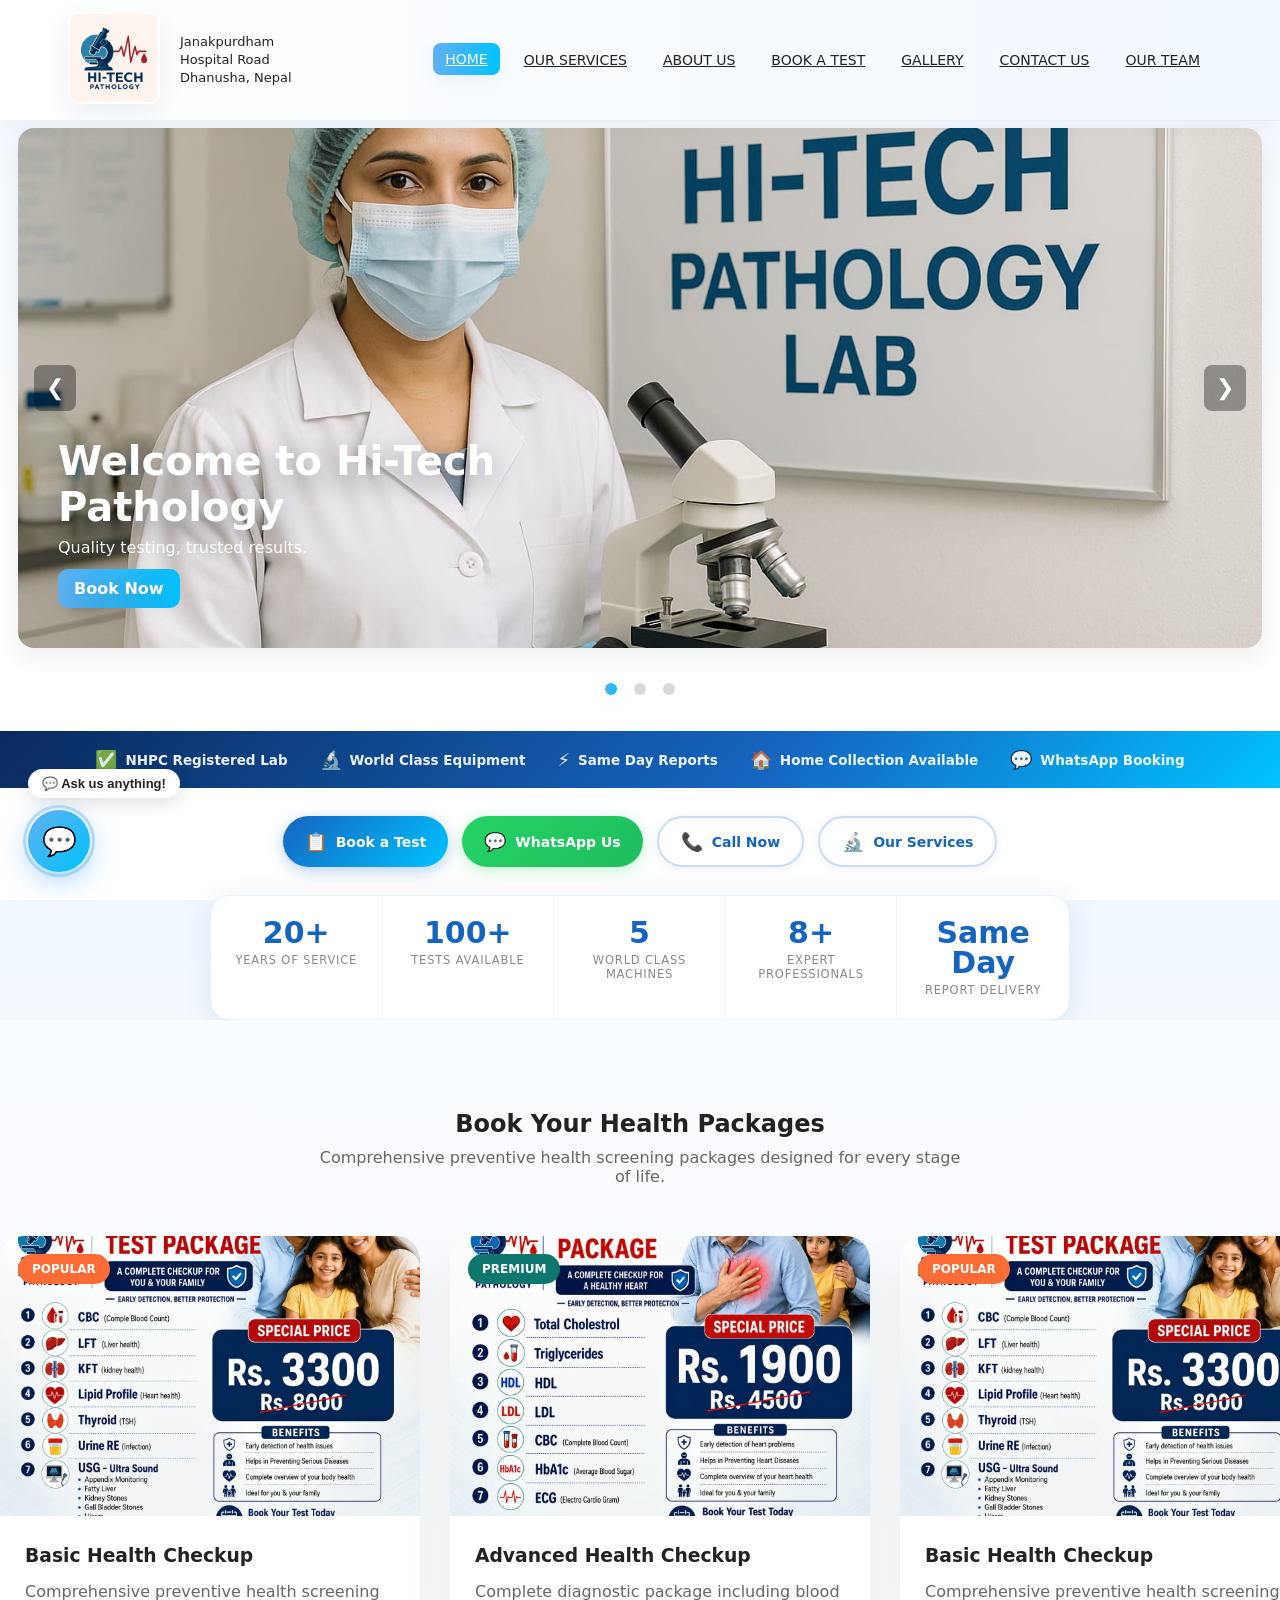
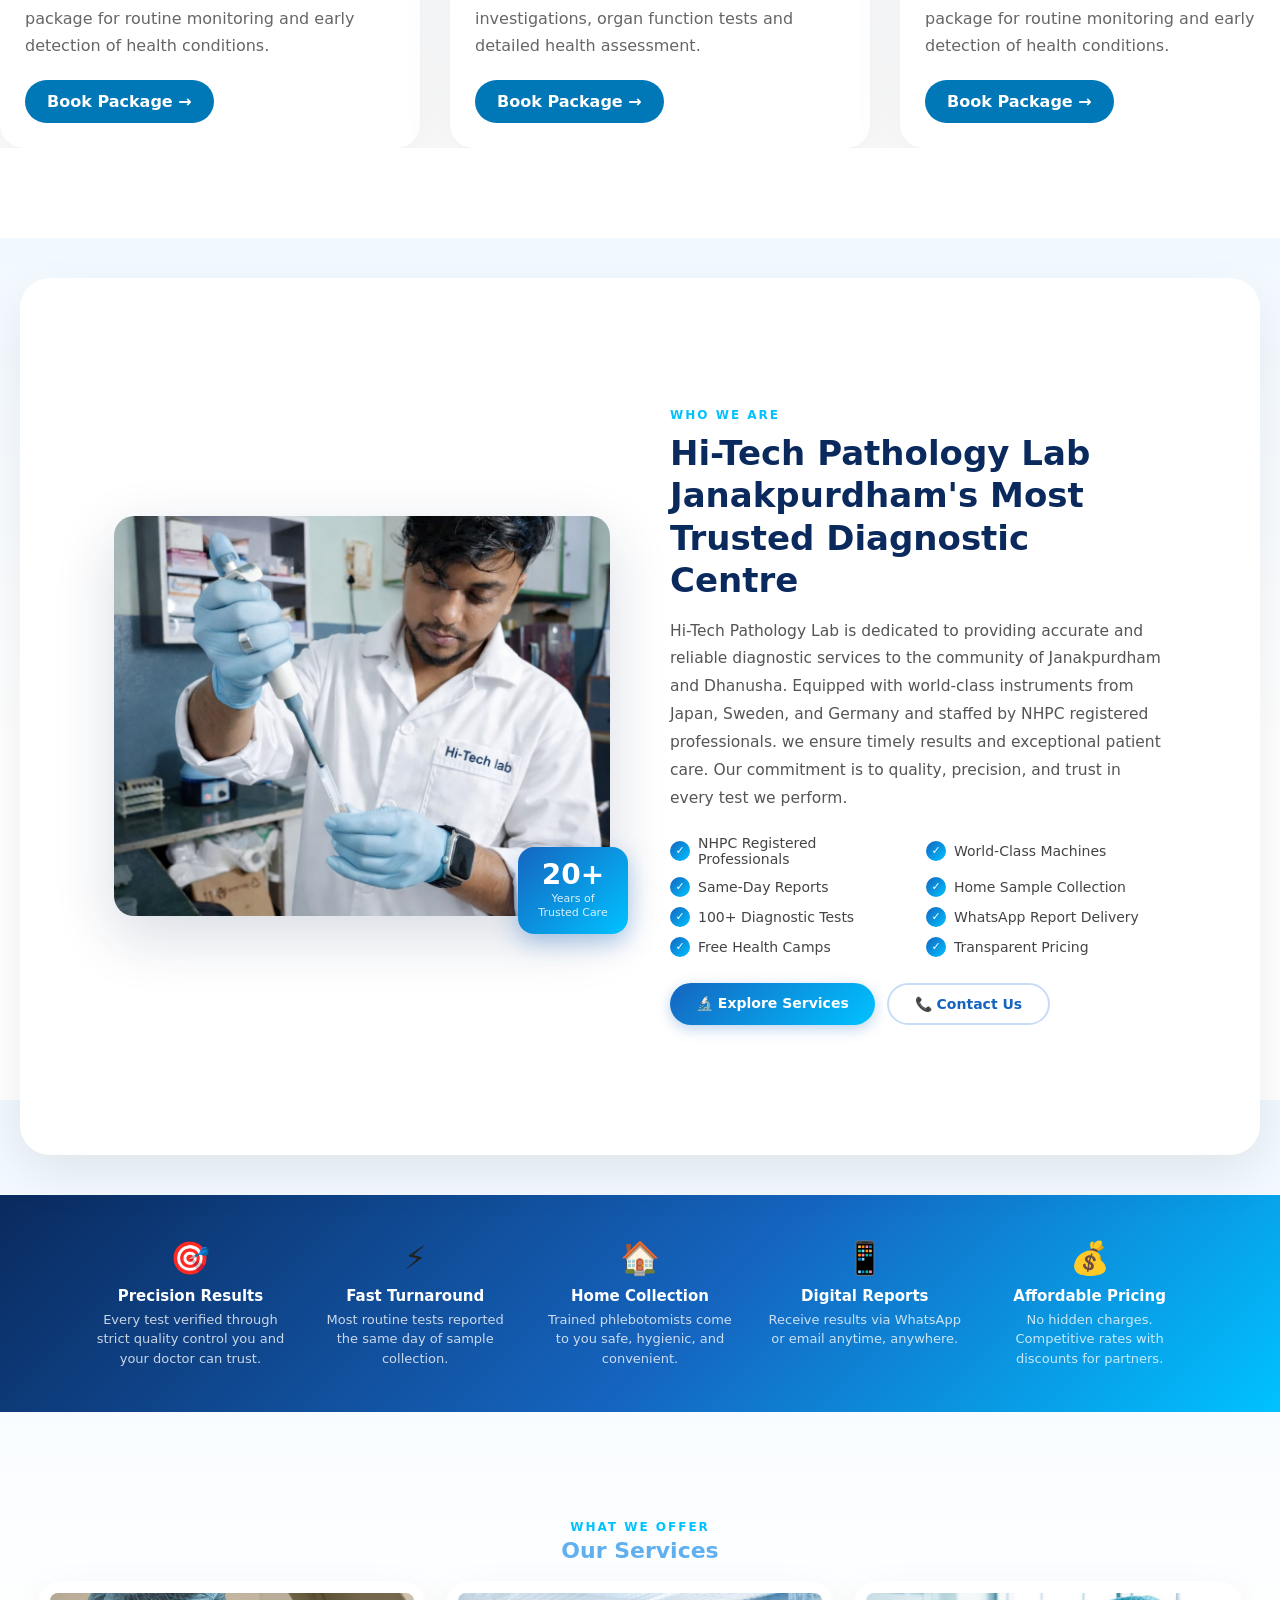
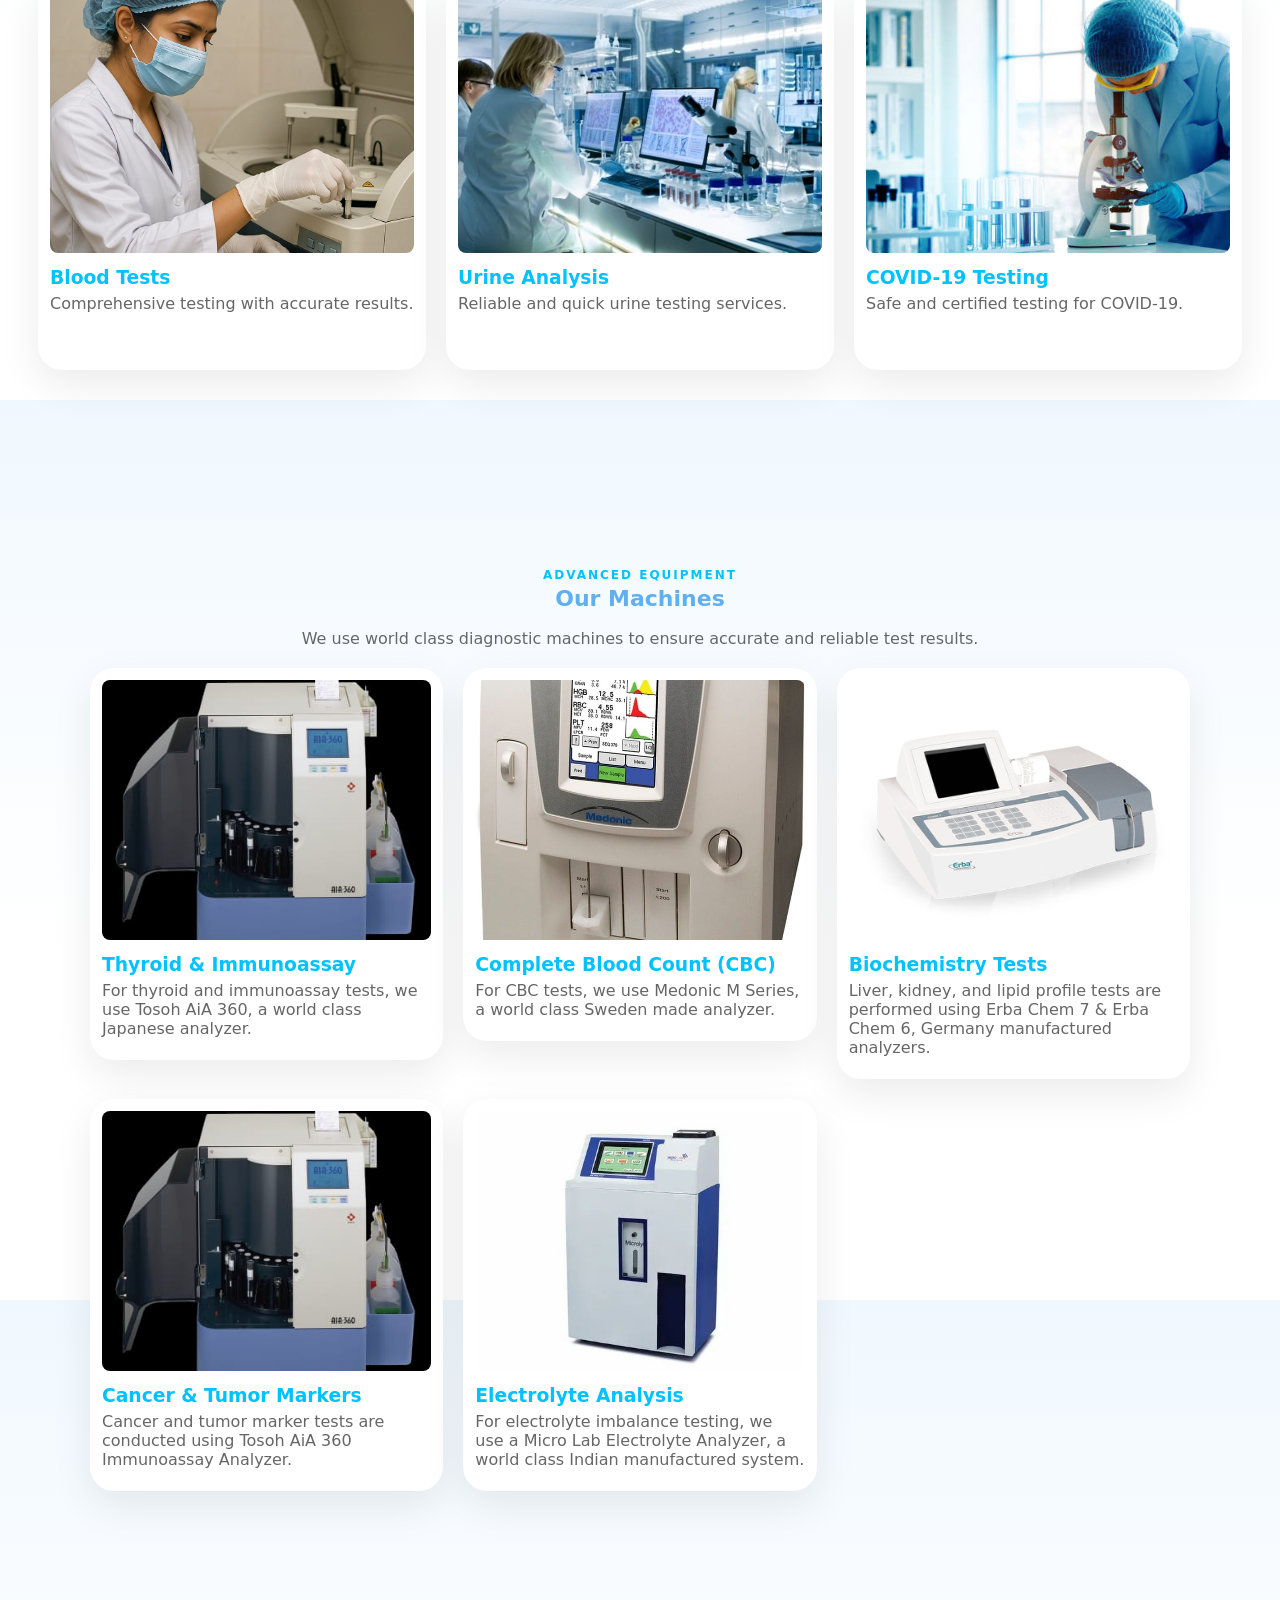
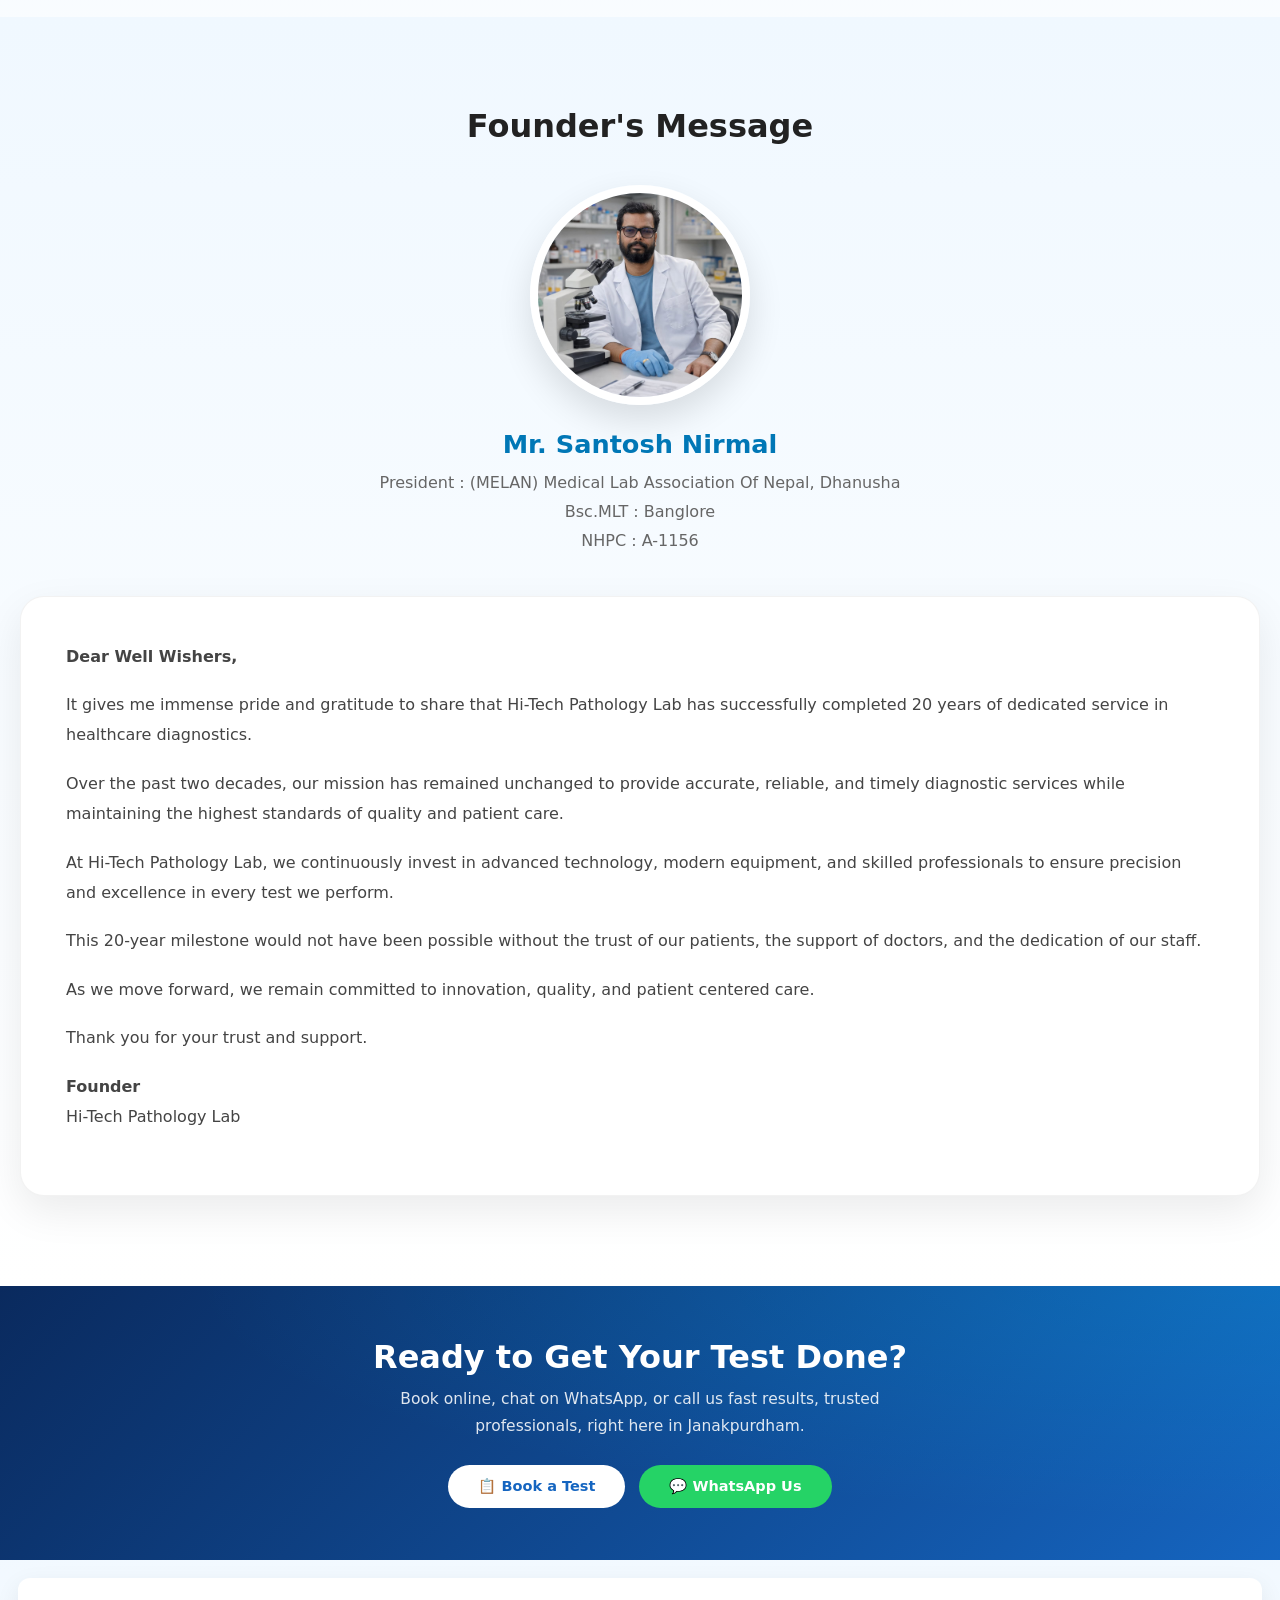
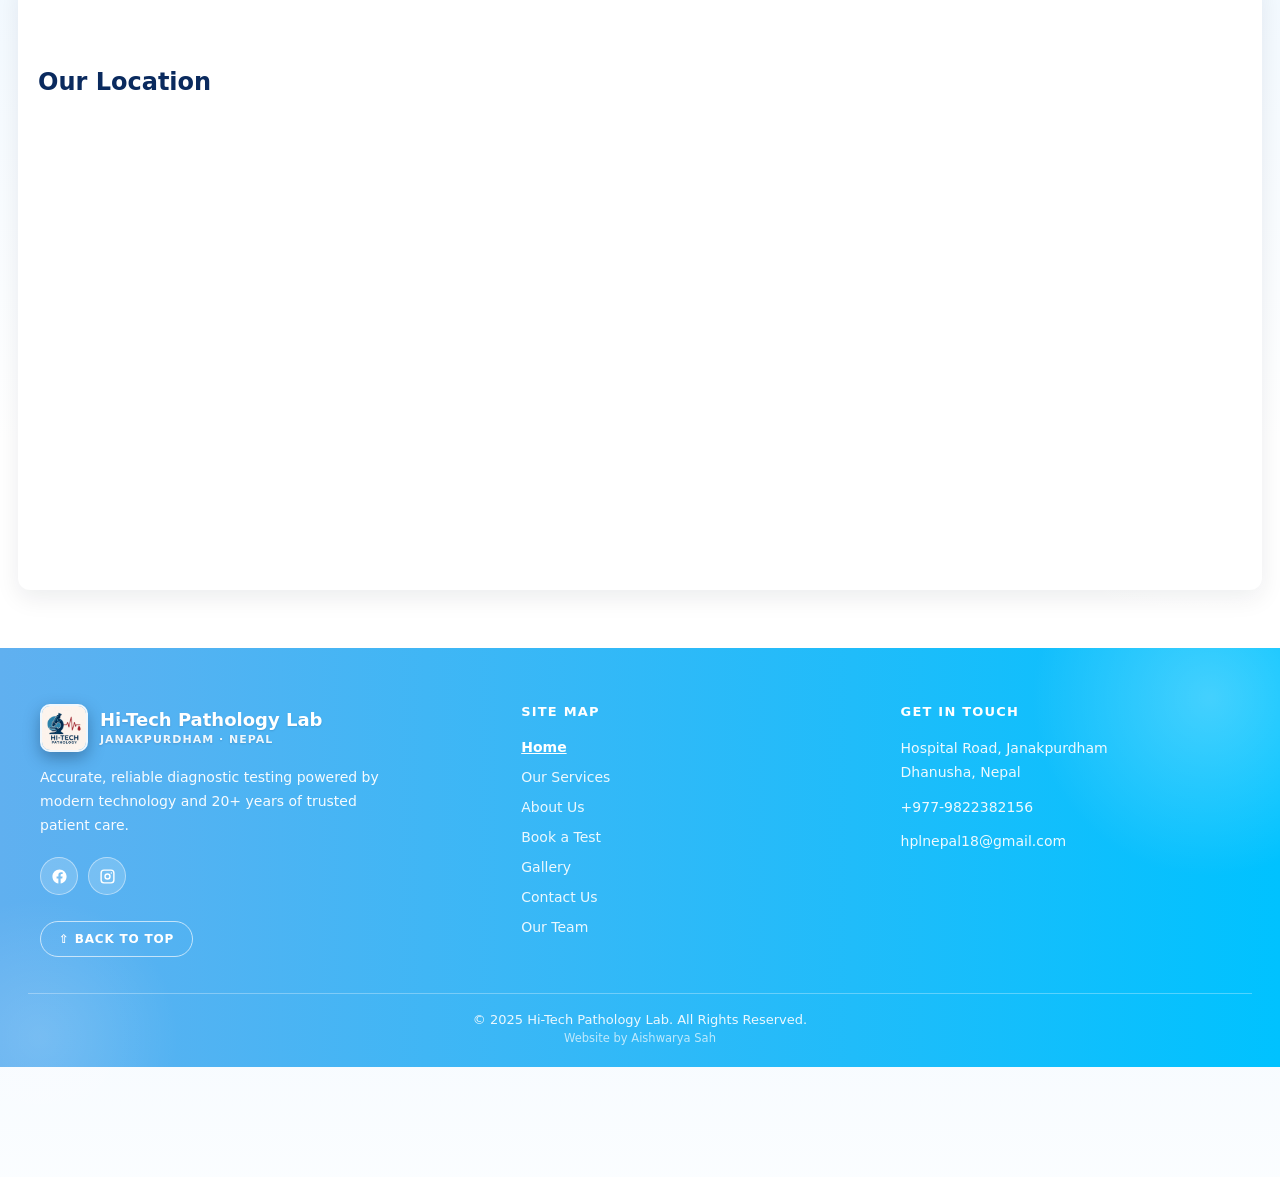
<file: index.html>
<!DOCTYPE html>
<html lang="en">
<head>
  <meta charset="UTF-8" />
  <meta name="viewport" content="width=device-width, initial-scale=1.0"/>
  
  <!-- SEO Meta Tags -->
  <meta name="description" content="Hi-Tech Pathology Lab in Janakpurdham, Nepal offers accurate diagnostic testing services. Book blood tests, urine tests, and complete health checkups online.">
  <meta name="keywords" content="pathology lab Janakpurdham, blood test Nepal, diagnostic lab Dhanusha, medical laboratory, health checkup, online booking">
  <meta name="author" content="Hi-Tech Pathology Lab">
  <meta name="robots" content="index, follow">
  
  <!-- Open Graph Meta Tags -->
  <meta property="og:title" content="Hi-Tech Pathology Lab - Quality Diagnostic Testing in Janakpurdham">
  <meta property="og:description" content="Professional pathology lab services in Janakpurdham, Nepal. Accurate results, modern equipment, online booking available.">
  <meta property="og:image" content="./logo.jpeg">
  <meta property="og:url" content="./">
  <meta property="og:type" content="website">
  
  <title>Hi-Tech Pathology Lab - Janakpurdham, Nepal | Diagnostic Testing Services</title>
  <link rel="stylesheet" href="style.css" />
  <link rel="stylesheet" href="footer-lang.css" />
  
  <!-- Structured Data Schema -->
  <script type="application/ld+json">
  {
    "@context": "https://schema.org",
    "@type": "MedicalClinic",
    "name": "Hi-Tech Pathology Lab",
    "image": "./logo.jpeg",
    "address": {
      "@type": "PostalAddress",
      "streetAddress": "Hospital Road",
      "addressLocality": "Janakpurdham",
      "addressRegion": "Dhanusha",
      "addressCountry": "NP"
    },
    "telephone": "+977-9822382156",
    "url": "./",
    "priceRange": "$$"
  }
  </script>

  <style>
    /* ============================================
       HOME PAGE PREMIUM ENHANCEMENTS
       All new styles — zero existing CSS changed
    ============================================ */

    /* ── Trust bar below hero ── */
    .home-trust-bar {
      background: linear-gradient(135deg, #0a2a5e 0%, #1565c0 60%, #00c2ff 100%);
      padding: 18px 24px;
      display: flex;
      justify-content: center;
      flex-wrap: wrap;
      gap: 10px 32px;
    }
    .home-trust-item {
      display: flex;
      align-items: center;
      gap: 8px;
      color: rgba(255,255,255,0.92);
      font-size: 13.5px;
      font-weight: 600;
    }
    .home-trust-item .ti-icon { font-size: 18px; }

    /* ── Quick-action floating strip ── */
    .home-quick-actions {
      display: flex;
      justify-content: center;
      flex-wrap: wrap;
      gap: 14px;
      padding: 28px 24px 8px;
      max-width: 900px;
      margin: 0 auto;
    }
    .hqa-btn {
      display: flex;
      align-items: center;
      gap: 9px;
      padding: 13px 22px;
      border-radius: 40px;
      font-size: 14px;
      font-weight: 700;
      font-family: inherit;
      text-decoration: none;
      transition: all 0.2s;
      cursor: pointer;
      border: none;
    }
    .hqa-btn.primary {
      background: linear-gradient(135deg, #1565c0, #00c2ff);
      color: #fff;
      box-shadow: 0 4px 16px rgba(21,101,192,0.3);
    }
    .hqa-btn.primary:hover { transform: translateY(-2px); box-shadow: 0 8px 22px rgba(21,101,192,0.38); }
    .hqa-btn.green {
      background: linear-gradient(135deg, #25d366, #1ebe5d);
      color: #fff;
      box-shadow: 0 4px 16px rgba(37,211,102,0.28);
    }
    .hqa-btn.green:hover { transform: translateY(-2px); box-shadow: 0 8px 22px rgba(37,211,102,0.36); }
    .hqa-btn.outline {
      background: #fff;
      color: #1565c0;
      border: 2px solid #c8ddf5;
      box-shadow: 0 2px 10px rgba(10,40,80,0.07);
    }
    .hqa-btn.outline:hover { border-color: #60b0f0; transform: translateY(-2px); }
    .hqa-btn .btn-ico { font-size: 18px; }

    /* ── Stats row ── */
    .home-stats-row {
      display: grid;
      grid-template-columns: repeat(auto-fit, minmax(140px, 1fr));
      gap: 0;
      background: #fff;
      border-radius: 20px;
      box-shadow: 0 6px 30px rgba(10,40,80,0.1);
      border: 1px solid rgba(96,176,240,0.15);
      max-width: 860px;
      margin: 24px auto 0;
      overflow: hidden;
    }
    .home-stat-item {
      text-align: center;
      padding: 22px 16px;
      border-right: 1px solid #edf3fb;
      position: relative;
    }
    .home-stat-item:last-child { border-right: none; }
    .home-stat-item .num {
      font-size: 30px;
      font-weight: 800;
      color: #1565c0;
      line-height: 1;
    }
    .home-stat-item .lbl {
      font-size: 11.5px;
      color: #888;
      text-transform: uppercase;
      letter-spacing: 0.8px;
      margin-top: 5px;
    }

    /* ── About section premium upgrade ── */
    #about-lab {
      position: relative;
    }
    .about-lab-premium {
      max-width: 1100px;
      margin: 0 auto;
      padding: 60px 24px;
      display: grid;
      grid-template-columns: 1fr 1fr;
      gap: 60px;
      align-items: center;
    }
    @media(max-width:768px){ .about-lab-premium { grid-template-columns:1fr; gap:32px; padding:40px 20px; } }

    /* Image side */
    .about-img-premium {
      position: relative;
    }
    .about-img-premium .main-img {
      width: 100%;
      height: 400px;
      object-fit: cover;
      border-radius: 20px;
      box-shadow: 0 20px 60px rgba(10,40,80,0.16);
      display: block;
    }
    .about-img-badge {
      position: absolute;
      bottom: -18px;
      right: -18px;
      background: linear-gradient(135deg, #1565c0, #00c2ff);
      color: #fff;
      border-radius: 16px;
      padding: 14px 18px;
      text-align: center;
      box-shadow: 0 8px 24px rgba(21,101,192,0.35);
      min-width: 110px;
    }
    @media(max-width:768px){ .about-img-badge { bottom:-14px; right:12px; } }
    .about-img-badge .abnum { font-size: 28px; font-weight: 800; line-height: 1; }
    .about-img-badge .ablbl { font-size: 11px; opacity: 0.85; margin-top: 3px; line-height: 1.3; }

    /* Text side */
    .about-text-premium .eyebrow {
      font-size: 12px;
      font-weight: 700;
      letter-spacing: 2px;
      text-transform: uppercase;
      color: #00c2ff;
      margin-bottom: 10px;
    }
    .about-text-premium h2 {
      font-size: clamp(24px, 3vw, 34px);
      font-weight: 800;
      color: #0a2a5e;
      line-height: 1.25;
      margin-bottom: 16px;
    }
    .about-text-premium .about-desc {
      color: #555;
      line-height: 1.8;
      font-size: 15.5px;
      margin-bottom: 22px;
    }
    .about-feat-list {
      list-style: none;
      display: grid;
      grid-template-columns: 1fr 1fr;
      gap: 10px 16px;
      margin-bottom: 26px;
    }
    @media(max-width:480px){ .about-feat-list { grid-template-columns:1fr; } }
    .about-feat-list li {
      display: flex;
      align-items: center;
      gap: 8px;
      font-size: 14px;
      color: #444;
      font-weight: 500;
    }
    .about-feat-list li::before {
      content: '✓';
      display: inline-flex;
      align-items: center;
      justify-content: center;
      width: 20px;
      height: 20px;
      min-width: 20px;
      background: linear-gradient(135deg, #1565c0, #00c2ff);
      color: #fff;
      border-radius: 50%;
      font-size: 11px;
      font-weight: 700;
    }
    .about-cta-premium {
      display: flex;
      gap: 12px;
      flex-wrap: wrap;
    }
    .about-cta-premium .btn-blue {
      background: linear-gradient(135deg, #1565c0, #00c2ff);
      color: #fff;
      padding: 12px 26px;
      border-radius: 30px;
      font-weight: 700;
      font-size: 14px;
      text-decoration: none;
      transition: all 0.2s;
      box-shadow: 0 4px 14px rgba(21,101,192,0.28);
    }
    .about-cta-premium .btn-blue:hover { transform: translateY(-2px); box-shadow: 0 8px 20px rgba(21,101,192,0.35); }
    .about-cta-premium .btn-border {
      background: transparent;
      color: #1565c0;
      border: 2px solid #c8ddf5;
      padding: 11px 26px;
      border-radius: 30px;
      font-weight: 700;
      font-size: 14px;
      text-decoration: none;
      transition: all 0.2s;
    }
    .about-cta-premium .btn-border:hover { border-color: #1565c0; background: #f0f8ff; }

    /* Hide the original about-container so we can replace visually */
    .about-container { display: none !important; }

    /* ── Why Choose Us strip (between about & services) ── */
    .home-why-strip {
      background: linear-gradient(135deg, #0a2a5e 0%, #1565c0 55%, #00c2ff 100%);
      padding: 44px 24px;
    }
    .home-why-inner {
      max-width: 1100px;
      margin: 0 auto;
      display: grid;
      grid-template-columns: repeat(auto-fit, minmax(200px, 1fr));
      gap: 24px;
      text-align: center;
    }
    .home-why-item .why-ico { font-size: 32px; margin-bottom: 10px; }
    .home-why-item h4 { font-size: 15px; font-weight: 700; color: #fff; margin-bottom: 5px; }
    .home-why-item p { font-size: 13px; color: rgba(255,255,255,0.78); line-height: 1.5; }

    /* ── Section headings — add subtle eyebrow ── */
    .home-section-eyebrow {
      text-align: center;
      font-size: 12px;
      font-weight: 700;
      letter-spacing: 2px;
      text-transform: uppercase;
      color: #00c2ff;
      margin-bottom: 4px;
    }

    /* ── Founder section premium ── */
    #founder-message {
      background: linear-gradient(180deg, #f0f8ff 0%, #ffffff 100%);
    }

    /* ── Map section heading ── */
    #location h2 { color: #0a2a5e; }

    /* ── CTA banner before footer ── */
    .home-final-cta {
      background: linear-gradient(135deg, #0a2a5e, #1565c0);
      padding: 52px 28px;
      text-align: center;
      position: relative;
      overflow: hidden;
    }
    .home-final-cta::before {
      content: '';
      position: absolute;
      inset: 0;
      background: radial-gradient(ellipse at top right, rgba(0,194,255,0.2) 0%, transparent 60%);
    }
    .home-final-cta h2 {
      font-size: clamp(22px, 3.5vw, 32px);
      font-weight: 800;
      color: #fff;
      margin-bottom: 10px;
      position: relative;
    }
    .home-final-cta p {
      color: rgba(255,255,255,0.87);
      max-width: 580px;
      margin: 0 auto 26px;
      font-size: 15.5px;
      line-height: 1.7;
      position: relative;
    }
    .home-final-cta-btns {
      display: flex;
      gap: 14px;
      justify-content: center;
      flex-wrap: wrap;
      position: relative;
    }
    .hfc-btn-white {
      background: #fff;
      color: #1565c0;
      padding: 13px 30px;
      border-radius: 30px;
      font-weight: 700;
      font-size: 14.5px;
      text-decoration: none;
      transition: all 0.2s;
      display: inline-block;
    }
    .hfc-btn-white:hover { background: #f0f8ff; transform: translateY(-2px); }
    .hfc-btn-wa {
      background: #25d366;
      color: #fff;
      padding: 13px 30px;
      border-radius: 30px;
      font-weight: 700;
      font-size: 14.5px;
      text-decoration: none;
      transition: all 0.2s;
      display: inline-block;
    }
    .hfc-btn-wa:hover { background: #1ebe5d; transform: translateY(-2px); }
  </style>
</head>
<body>
  <!-- Header Section -->
  <header id="header" class="site-header">
    <div class="header-inner">
      
      <!-- Logo and Address Block -->
      <div class="logo-and-address">
        <a href="index.html" class="logo" aria-label="Hi-Tech Pathology Home">
          <img src="logo.jpeg" alt="Hi-Tech Pathology logo">
        </a>
        <div class="address-block">
          <div class="address">Janakpurdham</div>
          <div class="address">Hospital Road</div>
          <div class="address">Dhanusha, Nepal</div>
        </div>
      </div>
      
      <button id="navToggle" class="nav-toggle" aria-expanded="false" aria-controls="mainNav">
        <span class="sr-only">Toggle navigation</span> &#9776;
      </button>
      <nav id="mainNav" class="main-nav">
        <ul class="navmenu">
          <li><a class="active" href="index.html">HOME</a></li>
          <li><a href="services.html">OUR SERVICES</a></li>
          <li><a href="about.html">ABOUT US</a></li>
          <li><a href="book.html">BOOK A TEST</a></li>
          <li><a href="gallery.html">GALLERY</a></li>
          <li><a href="contact.html">CONTACT US</a></li>
          <li><a href="team.html">OUR TEAM</a></li>
        </ul>
      </nav>
    </div>
  </header>

  <!-- Hero Section with Sliding Images -->
  <main>
    <section class="hero" aria-label="Hero - Hi-Tech Pathology">
      <div class="slider" aria-live="polite">
        <div class="slides fade" role="group" aria-roledescription="slide" aria-label="Slide 1">
          <img src="a2.jpeg" alt="Lab working" />
          <div class="caption">
            <h1>Welcome to Hi-Tech Pathology</h1>
            <p>Quality testing, trusted results.</p>
            <a href="contact.html" class="btn primary">Book Now</a>
          </div>
        </div>
        <div class="slides fade" role="group" aria-roledescription="slide" aria-label="Slide 2">
          <img src="a4.jpeg" alt="Advanced instruments" />
          <div class="caption">
            <h1>Advanced Lab Services</h1>
            <p>Accuracy you can count on.</p>
            <a href="services.html" class="btn">Our Services</a>
          </div>
        </div>
        <div class="slides fade" role="group" aria-roledescription="slide" aria-label="Slide 3">
          <img src="a9.jpg" alt="Booking online" />
          <div class="caption">
            <h1>Book Your Test Online</h1>
            <p>Fast, reliable, and hassle-free.</p>
            <a href="book.html" class="btn primary">Start Booking</a>
          </div>
        </div>

        <!-- Prev/Next -->
        <button class="prev" aria-label="Previous slide" onclick="plusSlides(-1)">&#10094;</button>
        <button class="next" aria-label="Next slide" onclick="plusSlides(1)">&#10095;</button>
      </div>

      <!-- Dots -->
      <div class="dots" role="tablist" aria-label="Slide buttons">
        <button class="dot" onclick="currentSlide(1)" aria-label="Slide 1"></button>
        <button class="dot" onclick="currentSlide(2)" aria-label="Slide 2"></button>
        <button class="dot" onclick="currentSlide(3)" aria-label="Slide 3"></button>
      </div>
    </section>

    <!-- ★ TRUST BAR (NEW) -->
    <div class="home-trust-bar">
      <div class="home-trust-item"><span class="ti-icon">✅</span> NHPC Registered Lab</div>
      <div class="home-trust-item"><span class="ti-icon">🔬</span> World Class Equipment</div>
      <div class="home-trust-item"><span class="ti-icon">⚡</span> Same Day Reports</div>
      <div class="home-trust-item"><span class="ti-icon">🏠</span> Home Collection Available</div>
      <div class="home-trust-item"><span class="ti-icon">💬</span> WhatsApp Booking</div>
    </div>

    <!-- ★ QUICK ACTIONS (NEW) -->
    <div class="home-quick-actions">
      <a href="book.html" class="hqa-btn primary"><span class="btn-ico">📋</span> Book a Test</a>
      <a href="https://wa.me/9779822382156?text=Hello%2C%20I%20would%20like%20to%20book%20a%20test%20at%20Hi-Tech%20Pathology%20Lab." target="_blank" rel="noopener noreferrer" class="hqa-btn green"><span class="btn-ico">💬</span> WhatsApp Us</a>
      <a href="tel:+9779822382156" class="hqa-btn outline"><span class="btn-ico">📞</span> Call Now</a>
      <a href="services.html" class="hqa-btn outline"><span class="btn-ico">🔬</span> Our Services</a>
    </div>

    <!-- ★ STATS ROW (NEW) -->
    <div class="home-stats-row" style="max-width:860px;margin:20px auto 0;">
      <div class="home-stat-item"><div class="num">20+</div><div class="lbl">Years of Service</div></div>
      <div class="home-stat-item"><div class="num">100+</div><div class="lbl">Tests Available</div></div>
      <div class="home-stat-item"><div class="num">5</div><div class="lbl">World Class Machines</div></div>
      <div class="home-stat-item"><div class="num">8+</div><div class="lbl">Expert Professionals</div></div>
      <div class="home-stat-item"><div class="num">Same Day</div><div class="lbl">Report Delivery</div></div>
    </div>

    <!-- Packages Ads -->
    <section id="health-packages">

      <div class="package-header">
        <h2> Book Your Health Packages</h2>
        <p>Comprehensive preventive health screening packages designed for every stage of life.</p>
      </div>

      <div class="package-slider">
        <div class="package-track">

          <article class="package-card">
            <span class="package-badge">POPULAR</span>
            <img src="images/pack1.jpeg" alt="Basic Health Checkup Package">
            <div class="package-content">
              <h3>Basic Health Checkup</h3>
              <p>Comprehensive preventive health screening package for routine monitoring and early detection of health conditions.</p>
              <a href="book.html" class="package-btn">Book Package →</a>
            </div>
          </article>

          <article class="package-card">
            <span class="package-badge premium">PREMIUM</span>
            <img src="images/pack2.jpeg" alt="Advanced Health Checkup Package">
            <div class="package-content">
              <h3>Advanced Health Checkup</h3>
              <p>Complete diagnostic package including blood investigations, organ function tests and detailed health assessment.</p>
              <a href="book.html" class="package-btn">Book Package →</a>
            </div>
          </article>

          <!-- Duplicate for seamless loop -->
          <article class="package-card">
            <span class="package-badge">POPULAR</span>
            <img src="images/pack1.jpeg" alt="Basic Health Checkup Package">
            <div class="package-content">
              <h3>Basic Health Checkup</h3>
              <p>Comprehensive preventive health screening package for routine monitoring and early detection of health conditions.</p>
              <a href="book.html" class="package-btn">Book Package →</a>
            </div>
          </article>

          <article class="package-card">
            <span class="package-badge premium">PREMIUM</span>
            <img src="images/pack2.jpeg" alt="Advanced Health Checkup Package">
            <div class="package-content">
              <h3>Advanced Health Checkup</h3>
              <p>Complete diagnostic package including blood investigations, organ function tests and detailed health assessment.</p>
              <a href="book.html" class="package-btn">Book Package →</a>
            </div>
          </article>

        </div>
      </div>
    </section>

    <!-- About Hi-Tech Lab Section — PREMIUM UPGRADE -->
    <section id="about-lab" class="about-lab">
      <!-- Original about-container kept but hidden via CSS; premium version below -->
      <div class="about-container">
        <div class="about-image">
          <img src="about.jpeg" alt="Hi-Tech Lab facility">
        </div>
        <div class="about-text">
          <h2>About Hi-Tech Pathology Lab</h2>
          <p>
            Hi-Tech Pathology Lab is dedicated to providing accurate and reliable diagnostic services. Equipped with modern instruments and skilled professionals, we ensure timely results and exceptional patient care. Our commitment is to quality, precision, and trust in every test we perform.
          </p>
          <div class="about-cta">
            <a href="services.html" class="btn">Explore Services</a>
            <a href="contact.html" class="btn outline">Contact Us</a>
          </div>
        </div>
      </div>

      <!-- ★ PREMIUM ABOUT REPLACEMENT (NEW) -->
      <div class="about-lab-premium">

        <!-- Image side -->
        <div class="about-img-premium">
          <img src="about.jpeg" alt="Hi-Tech Lab facility" class="main-img">
          <div class="about-img-badge">
            <div class="abnum">20+</div>
            <div class="ablbl">Years of<br>Trusted Care</div>
          </div>
        </div>

        <!-- Text side -->
        <div class="about-text-premium">
          <div class="eyebrow">Who We Are</div>
          <h2>Hi-Tech Pathology Lab Janakpurdham's Most Trusted Diagnostic Centre</h2>
          <p class="about-desc">
            Hi-Tech Pathology Lab is dedicated to providing accurate and reliable diagnostic services to the community of Janakpurdham and Dhanusha. Equipped with world-class instruments from Japan, Sweden, and Germany and staffed by NHPC registered professionals. we ensure timely results and exceptional patient care. Our commitment is to quality, precision, and trust in every test we perform.
          </p>
          <ul class="about-feat-list">
            <li>NHPC Registered Professionals</li>
            <li>World-Class Machines</li>
            <li>Same-Day Reports</li>
            <li>Home Sample Collection</li>
            <li>100+ Diagnostic Tests</li>
            <li>WhatsApp Report Delivery</li>
            <li>Free Health Camps</li>
            <li>Transparent Pricing</li>
          </ul>
          <div class="about-cta-premium">
            <a href="services.html" class="btn-blue">🔬 Explore Services</a>
            <a href="contact.html" class="btn-border">📞 Contact Us</a>
          </div>
        </div>

      </div>
    </section>

    <!-- ★ WHY CHOOSE US STRIP (NEW) -->
    <div class="home-why-strip">
      <div class="home-why-inner">
        <div class="home-why-item">
          <div class="why-ico">🎯</div>
          <h4>Precision Results</h4>
          <p>Every test verified through strict quality control you and your doctor can trust.</p>
        </div>
        <div class="home-why-item">
          <div class="why-ico">⚡</div>
          <h4>Fast Turnaround</h4>
          <p>Most routine tests reported the same day of sample collection.</p>
        </div>
        <div class="home-why-item">
          <div class="why-ico">🏠</div>
          <h4>Home Collection</h4>
          <p>Trained phlebotomists come to you safe, hygienic, and convenient.</p>
        </div>
        <div class="home-why-item">
          <div class="why-ico">📱</div>
          <h4>Digital Reports</h4>
          <p>Receive results via WhatsApp or email anytime, anywhere.</p>
        </div>
        <div class="home-why-item">
          <div class="why-ico">💰</div>
          <h4>Affordable Pricing</h4>
          <p>No hidden charges. Competitive rates with discounts for partners.</p>
        </div>
      </div>
    </div>

    <!-- Our Services Section -->
    <section id="services" class="services">
      <div class="home-section-eyebrow">What We Offer</div>
      <h2>Our Services</h2>
      <div class="service-cards">
        <article class="service-card">
          <img src="a1.jpeg" alt="Blood Tests">
          <h3>Blood Tests</h3>
          <p>Comprehensive testing with accurate results.</p>
          <a href="services.html#blood" class="btn sm">Learn more</a>
        </article>
        <article class="service-card">
          <img src="a5.jpg" alt="Urine Analysis">
          <h3>Urine Analysis</h3>
          <p>Reliable and quick urine testing services.</p>
          <a href="services.html#urine" class="btn sm">Learn more</a>
        </article>
        <article class="service-card">
          <img src="a8.jpg" alt="COVID-19 Testing">
          <h3>COVID-19 Testing</h3>
          <p>Safe and certified testing for COVID-19.</p>
          <a href="services.html#covid" class="btn sm">Learn more</a>
        </article>
      </div>
    </section>

    <!-- Our Machines Section -->
    <section id="machines" class="services">
      <div class="home-section-eyebrow">Advanced Equipment</div>
      <h2>Our Machines</h2>
      <p style="color:var(--muted); max-width:900px; margin:0 auto 20px; text-align:center;">
        We use world class diagnostic machines to ensure accurate and reliable test results.
      </p>

      <div class="service-cards" style="max-width:1100px;margin:18px auto;">

        <article class="service-card" id="thyroid-machine">
          <img src="thyroid.jpeg" alt="Thyroid Testing Machine">
          <h3>Thyroid &amp; Immunoassay</h3>
          <p>For thyroid and immunoassay tests, we use Tosoh AiA 360, a world class Japanese analyzer.</p>
        </article>

        <article class="service-card" id="cbc-machine">
          <img src="CBC.jpeg" alt="CBC Analyzer">
          <h3>Complete Blood Count (CBC)</h3>
          <p>For CBC tests, we use Medonic M Series, a world class Sweden made analyzer.</p>
        </article>

        <article class="service-card" id="biochemistry-machine">
          <img src="Liver.jpeg" alt="Biochemistry Analyzer">
          <h3>Biochemistry Tests</h3>
          <p>Liver, kidney, and lipid profile tests are performed using Erba Chem 7 &amp; Erba Chem 6, Germany manufactured analyzers.</p>
        </article>

        <article class="service-card" id="tumor-marker-machine">
          <img src="tumor.jpeg" alt="Tumor Marker Testing">
          <h3>Cancer &amp; Tumor Markers</h3>
          <p>Cancer and tumor marker tests are conducted using Tosoh AiA 360 Immunoassay Analyzer.</p>
        </article>

        <article class="service-card" id="electrolyte-machine">
          <img src="electrolytes.jpeg" alt="Electrolyte Analyzer">
          <h3>Electrolyte Analysis</h3>
          <p>For electrolyte imbalance testing, we use a Micro Lab Electrolyte Analyzer, a world class Indian manufactured system.</p>
        </article>
      </div>
    </section>

    <section id="founder-message">
      <div class="founder-wrapper">
        <h2>Founder's Message</h2>

        <div class="founder-profile">
          <img src="images/founder.jpeg" alt="Founder Mr. Santosh Nirmal">
          <h3>Mr. Santosh Nirmal</h3>
          <div class="founder-info">
            President : (MELAN) Medical Lab Association Of Nepal, Dhanusha<br>
            Bsc.MLT : Banglore<br>
            NHPC : A-1156
          </div>
        </div>

        <div class="founder-card">
          <p><strong>Dear Well Wishers,</strong></p>
          <p>It gives me immense pride and gratitude to share that Hi-Tech Pathology Lab has successfully completed 20 years of dedicated service in healthcare diagnostics.</p>
          <p>Over the past two decades, our mission has remained unchanged to provide accurate, reliable, and timely diagnostic services while maintaining the highest standards of quality and patient care.</p>
          <p>At Hi-Tech Pathology Lab, we continuously invest in advanced technology, modern equipment, and skilled professionals to ensure precision and excellence in every test we perform.</p>
          <p>This 20-year milestone would not have been possible without the trust of our patients, the support of doctors, and the dedication of our staff.</p>
          <p>As we move forward, we remain committed to innovation, quality, and patient centered care.</p>
          <p>Thank you for your trust and support.</p>
          <p><strong>Founder</strong><br>Hi-Tech Pathology Lab</p>
        </div>
      </div>
    </section>

    <!-- ★ FINAL CTA BANNER (NEW) -->
    <div class="home-final-cta">
      <h2>Ready to Get Your Test Done?</h2>
      <p>Book online, chat on WhatsApp, or call us fast results, trusted professionals, right here in Janakpurdham.</p>
      <div class="home-final-cta-btns">
        <a href="book.html" class="hfc-btn-white">📋 Book a Test</a>
        <a href="https://wa.me/9779822382156?text=Hello%2C%20I%20would%20like%20to%20book%20a%20test%20at%20Hi-Tech%20Pathology%20Lab." target="_blank" rel="noopener noreferrer" class="hfc-btn-wa">💬 WhatsApp Us</a>
      </div>
    </div>

    <!-- Map Section -->
    <section id="location" class="map-section">
      <h2>Our Location</h2>
      <div class="map-container">
        <iframe src="https://www.google.com/maps/embed?pb=!1m23!1m12!1m3!1d114027.84575902396!2d85.84127032152662!3d26.73256069486557!2m3!1f0!2f0!3f0!3m2!1i1024!2i768!4f13.1!4m8!3e6!4m0!4m5!1s0x39ec4003d9a9685d%3A0xb20a0a292263104b!2sRang%20Bumi%20Marga%2C%20Janakpur%2045600!3m2!1d26.732584499999998!2d85.9236718!5e0!3m2!1sen!2snp!4v1762801523435!5m2!1sen!2snp"
         width="100%" height="400" style="border:0;" allowfullscreen="" loading="lazy" referrerpolicy="no-referrer-when-downgrade"></iframe>
      </div>
    </section>
  </main>

  <!-- Scroll Up Button -->
  <button id="scrollUpBtn" class="scroll-up" title="Go to bottom" aria-label="Scroll to bottom">&#8681;</button>

  <!-- Footer -->
  <footer class="ht-footer" id="site-footer">
    <div class="ht-footer-inner">

      <div class="ht-footer-brand">
        <div class="ht-brand-row">
          <img src="logo.jpeg" alt="Hi-Tech Pathology Lab logo">
          <div class="ht-brand-name">Hi-Tech Pathology Lab<span>Janakpurdham · Nepal</span></div>
        </div>
        <p class="ht-footer-tagline">Accurate, reliable diagnostic testing powered by modern technology and 20+ years of trusted patient care.</p>
        <div class="ht-social">
          <a href="https://www.facebook.com/share/1Cw8PfNNuD/?mibextid=wwXIfr" target="_blank" rel="noopener noreferrer" aria-label="Hi-Tech Pathology Lab on Facebook">
            <svg viewBox="0 0 24 24" aria-hidden="true"><path d="M22 12.06C22 6.51 17.52 2 12 2S2 6.51 2 12.06c0 5 3.66 9.13 8.44 9.94v-7.03H7.9v-2.91h2.54V9.84c0-2.51 1.49-3.89 3.77-3.89 1.09 0 2.23.2 2.23.2v2.46h-1.26c-1.24 0-1.63.78-1.63 1.58v1.87h2.78l-.44 2.91h-2.34V22c4.78-.81 8.44-4.94 8.44-9.94Z"/></svg>
          </a>
          <a href="https://www.instagram.com/hitechpathologylab?igsh=eGNydW0zc2ttOWtv" target="_blank" rel="noopener noreferrer" aria-label="Hi-Tech Pathology Lab on Instagram">
            <svg viewBox="0 0 24 24" aria-hidden="true"><path d="M7 2h10a5 5 0 0 1 5 5v10a5 5 0 0 1-5 5H7a5 5 0 0 1-5-5V7a5 5 0 0 1 5-5Zm10 2H7a3 3 0 0 0-3 3v10a3 3 0 0 0 3 3h10a3 3 0 0 0 3-3V7a3 3 0 0 0-3-3Zm-5 3.5A4.5 4.5 0 1 1 7.5 12 4.5 4.5 0 0 1 12 7.5Zm0 2A2.5 2.5 0 1 0 14.5 12 2.5 2.5 0 0 0 12 9.5Zm5.4-3.4a1 1 0 1 1-1 1 1 1 0 0 1 1-1Z"/></svg>
          </a>
        </div>
        <button type="button" class="ht-back-top" onclick="window.scrollTo({top:0,behavior:'smooth'})">&#8679; BACK TO TOP</button>
      </div>

      <div class="ht-footer-col">
        <h4>Site Map</h4>
        <ul>
          <li><a href="index.html" class="active">Home</a></li>
          <li><a href="services.html">Our Services</a></li>
          <li><a href="about.html">About Us</a></li>
          <li><a href="book.html">Book a Test</a></li>
          <li><a href="gallery.html">Gallery</a></li>
          <li><a href="contact.html">Contact Us</a></li>
          <li><a href="team.html">Our Team</a></li>
        </ul>
      </div>

      <div class="ht-footer-col">
        <h4>Get in Touch</h4>
        <address class="ht-contact-line">Hospital Road, Janakpurdham<br>Dhanusha, Nepal</address>
        <p class="ht-contact-line"><a href="tel:+9779822382156">+977-9822382156</a></p>
        <p class="ht-contact-line"><a href="mailto:hplnepal18@gmail.com">hplnepal18@gmail.com</a></p>
      </div>

    </div>

    <div class="ht-footer-bottom">
      <p>&copy; 2025 Hi-Tech Pathology Lab. All Rights Reserved.</p>
      <small>Website by Aishwarya Sah</small>
    </div>
  </footer>

  <!-- Image Lightbox -->
  <div id="imageModal" class="image-modal">
    <span class="close-modal">&times;</span>
    <img class="modal-content" id="modalImg">
  </div>

  <!-- CHATBOT WIDGET — Hi-Tech Pathology Lab -->
  <div id="chatbot-window" role="dialog" aria-label="Hi-Tech Lab Assistant" aria-modal="false">
    <div id="chatbot-head">
      <div id="chatbot-head-avatar">🔬</div>
      <div id="chatbot-head-info">
        <div id="chatbot-head-name">Hi-Tech Lab Assistant</div>
        <div id="chatbot-head-status">Online — Ready to help</div>
      </div>
      <button id="chatbot-close-btn" aria-label="Close chat">✕</button>
    </div>
    <div id="chatbot-messages-area" aria-live="polite" aria-label="Chat messages"></div>
    <div id="chatbot-quick-replies"></div>
    <div id="chatbot-input-row">
      <input type="text" id="chatbot-text-input" placeholder="Type your question…" autocomplete="off" aria-label="Type your message" />
      <button id="chatbot-send-btn" aria-label="Send message">➤</button>
    </div>
    <div id="chatbot-powered">Hi-Tech Pathology Lab · Janakpurdham</div>
  </div>

  <!-- Floating Launcher -->
  <div id="chatbot-launcher" aria-label="Chat with us">
    <span id="chatbot-tooltip">💬 Ask us anything!</span>
    <button id="chatbot-toggle-btn" aria-label="Open chat assistant" aria-expanded="false">💬</button>
  </div>

  <!-- External Scripts -->
  <script src="script.js"></script>
  <script src="chatbot.js"></script>
</body>
</html>
</file>
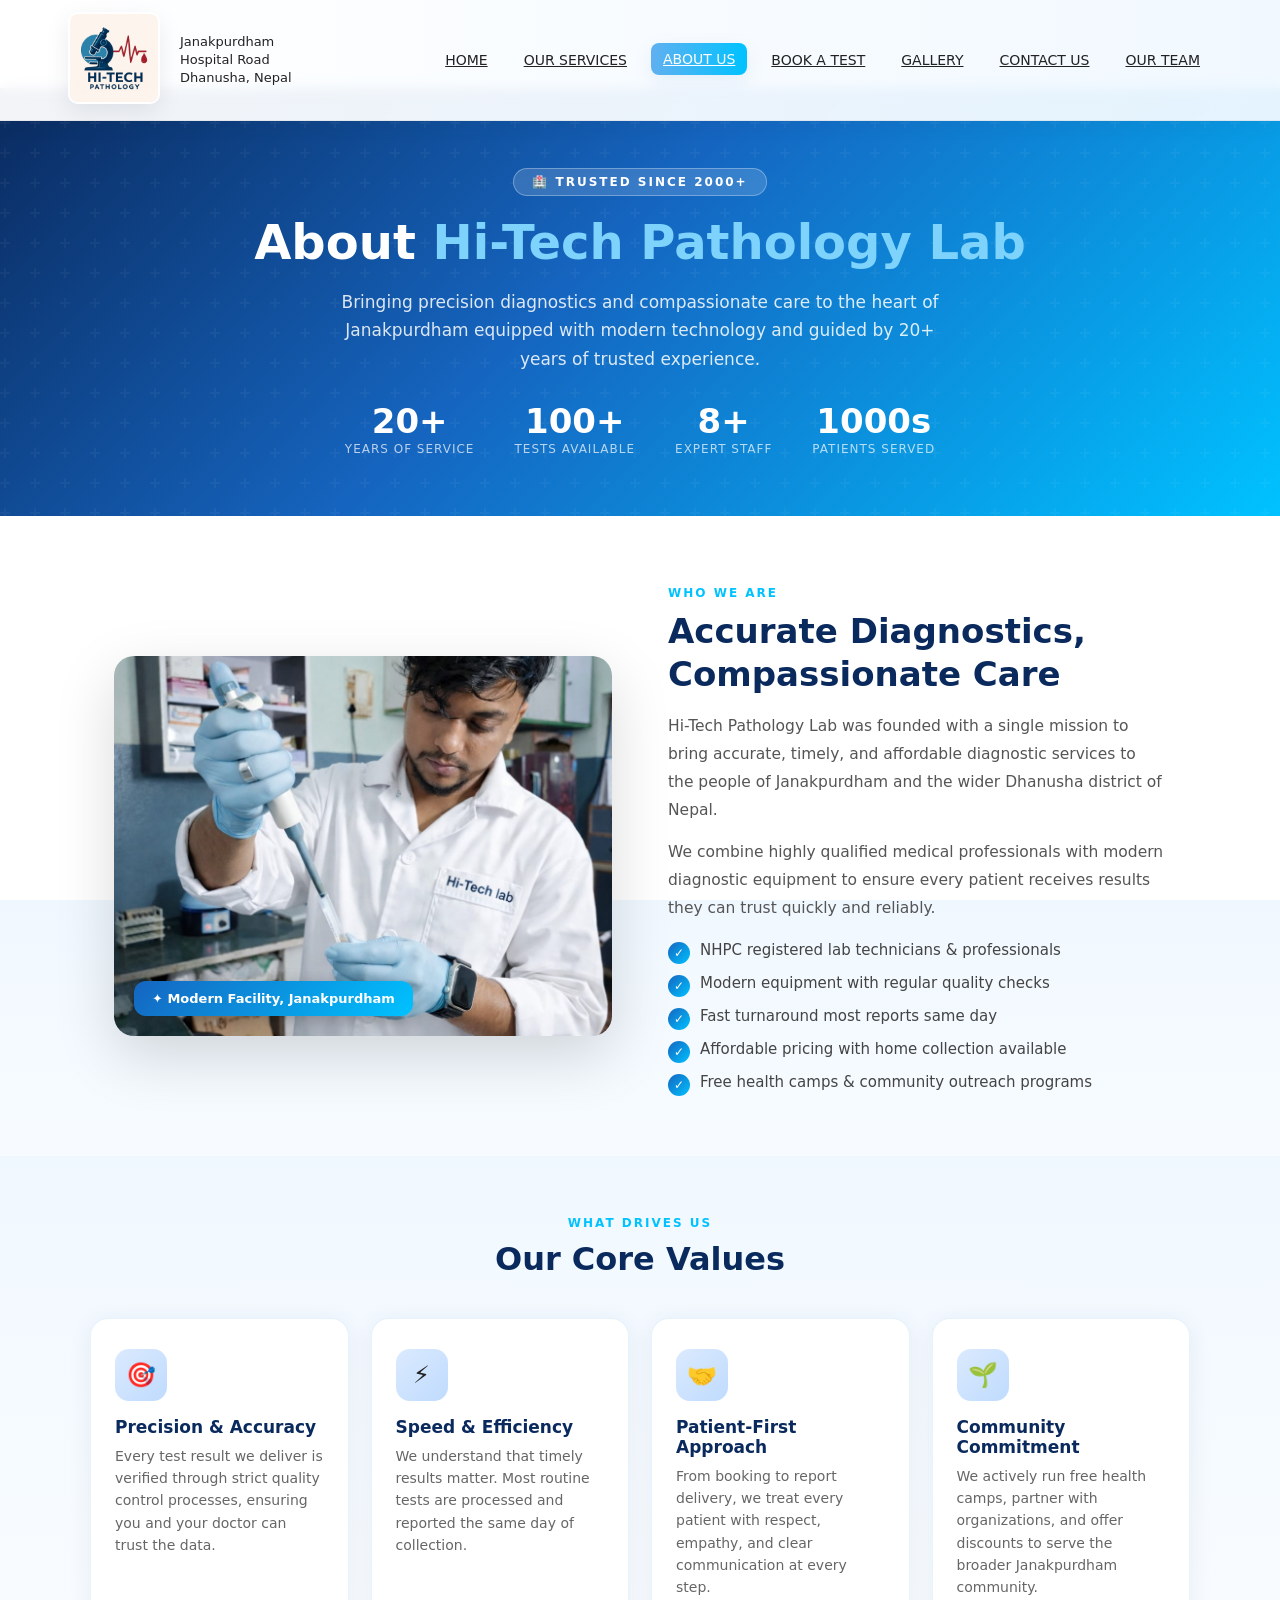
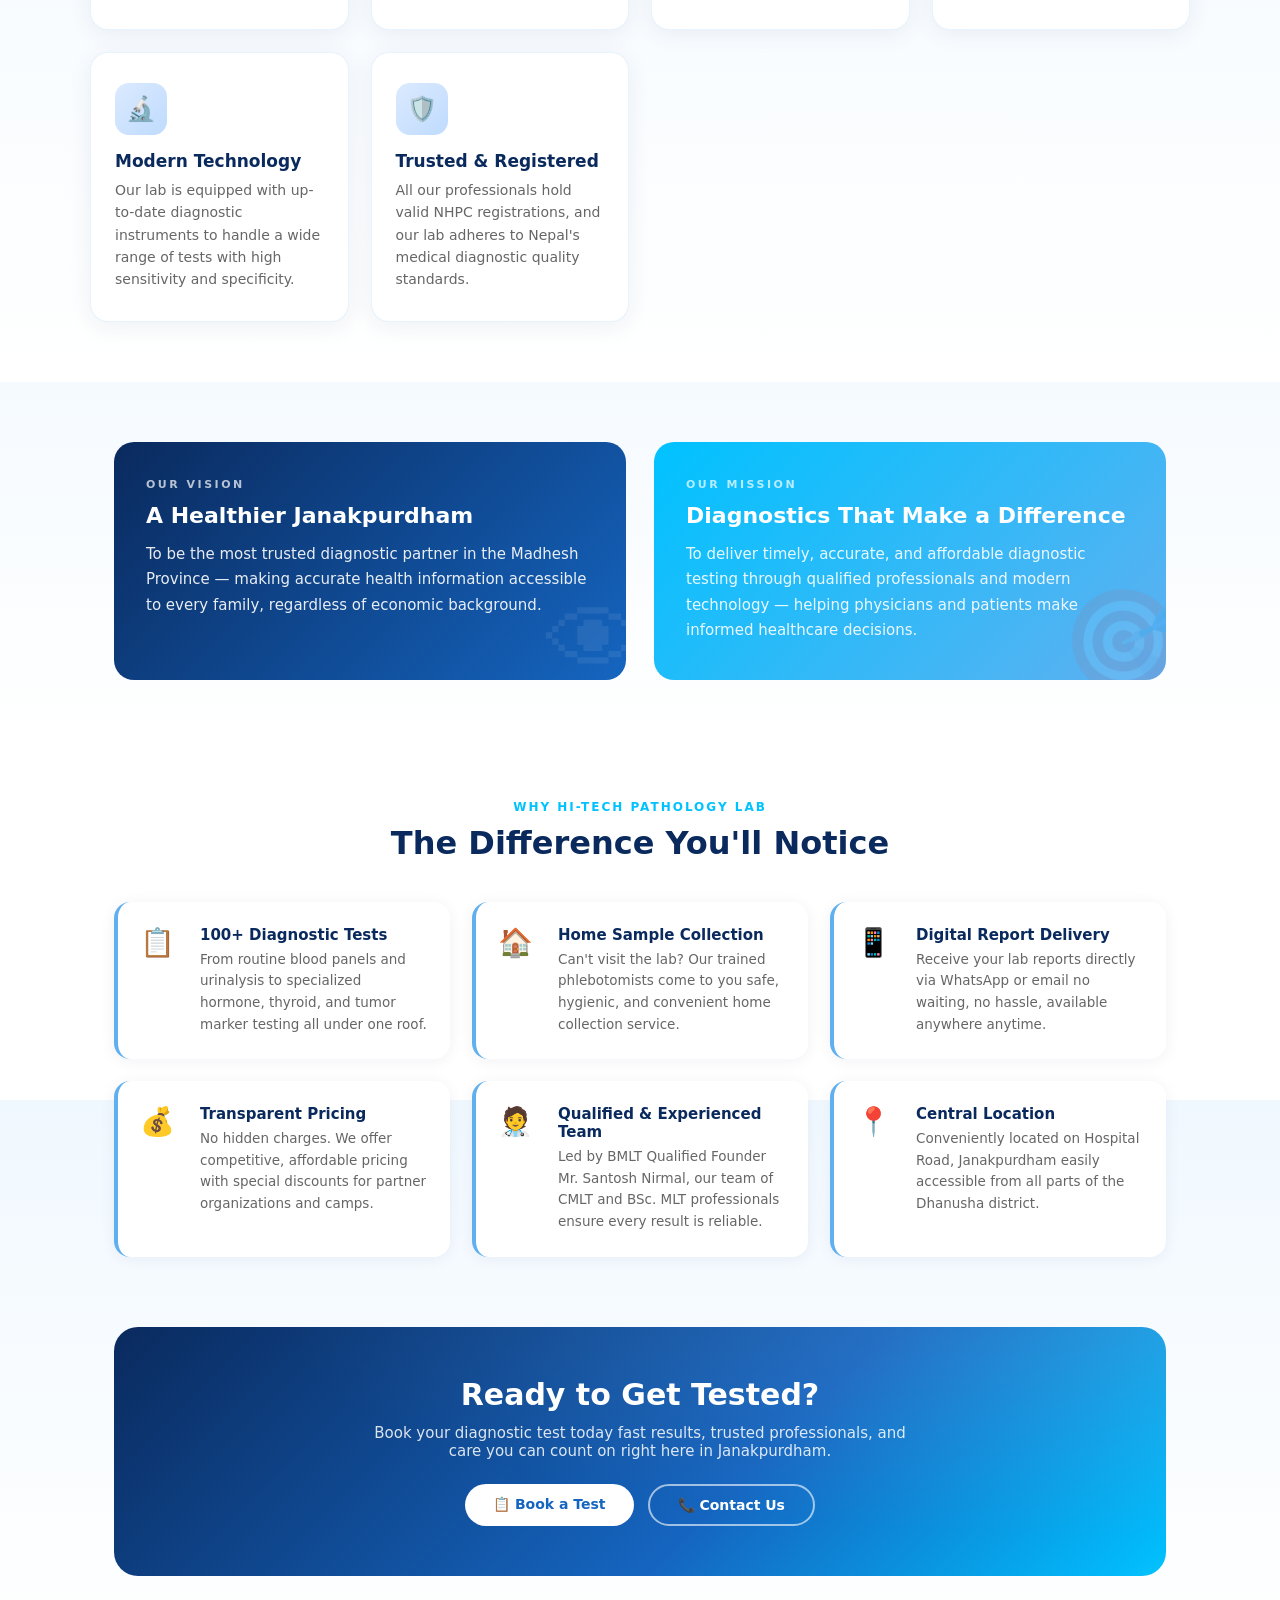
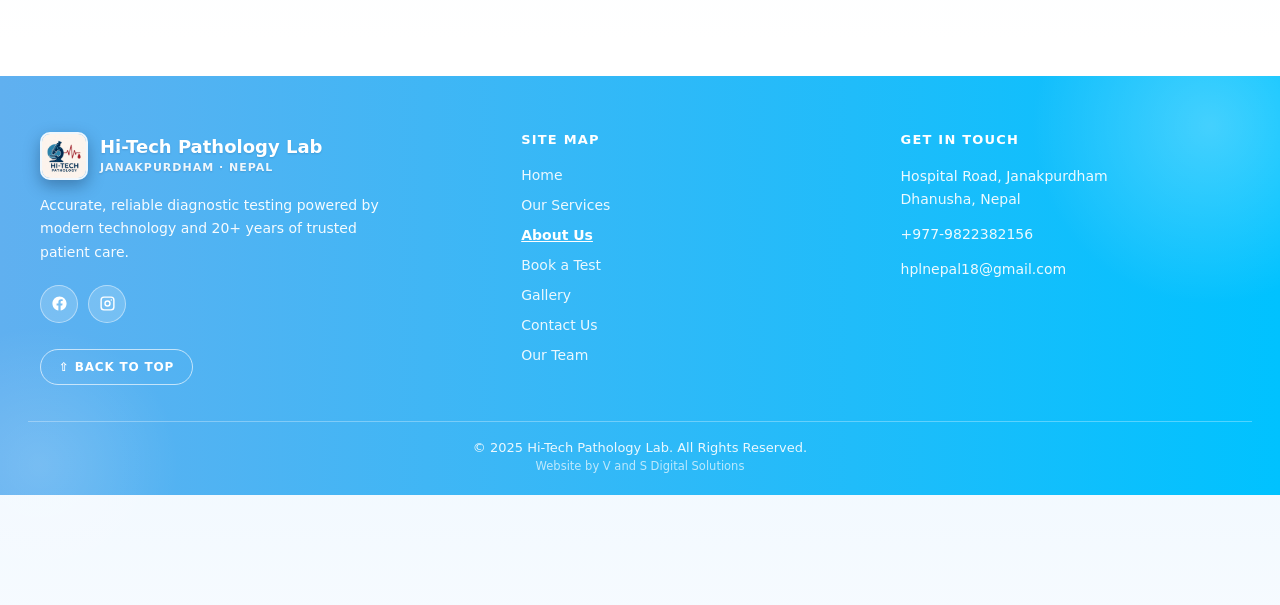
<file: about.html>
<!DOCTYPE html>
<html lang="en">
<head>
  <meta charset="UTF-8"/>
  <meta name="viewport" content="width=device-width,initial-scale=1"/>
  
  <!-- SEO Meta Tags -->
  <meta name="description" content="About Hi-Tech Pathology Lab in Janakpurdham, Nepal. Learn about our mission to provide accurate diagnostic services with experienced professionals and modern equipment.">
  <meta name="keywords" content="about pathology lab, Janakpurdham medical lab, diagnostic services Nepal, lab mission, healthcare Dhanusha">
  <meta name="author" content="Hi-Tech Pathology Lab">
  <meta name="robots" content="index, follow">
  
  <!-- Open Graph Meta Tags -->
  <meta property="og:title" content="About Us - Hi-Tech Pathology Lab">
  <meta property="og:description" content="Learn about Hi-Tech Pathology Lab's mission to bring accurate and timely diagnostics to Janakpurdham community.">
  <meta property="og:image" content="./logo.jpeg">
  <meta property="og:url" content="./about.html">
  <meta property="og:type" content="website">
  
  <title>About Us - Hi-Tech Pathology Lab, Janakpurdham</title>
  <link rel="stylesheet" href="style.css" />
  <link rel="stylesheet" href="footer-lang.css" />

  <style>
    /* ===== ABOUT PAGE PREMIUM STYLES ===== */

    /* Hero Banner */
    .about-hero {
      background: linear-gradient(135deg, #0a2a5e 0%, #1565c0 45%, #00c2ff 100%);
      padding: 80px 28px 60px;
      text-align: center;
      position: relative;
      overflow: hidden;
    }
    .about-hero::before {
      content: '';
      position: absolute;
      inset: 0;
      background: url("data:image/svg+xml,%3Csvg width='60' height='60' viewBox='0 0 60 60' xmlns='http://www.w3.org/2000/svg'%3E%3Cg fill='none' fill-rule='evenodd'%3E%3Cg fill='%23ffffff' fill-opacity='0.04'%3E%3Cpath d='M36 34v-4h-2v4h-4v2h4v4h2v-4h4v-2h-4zm0-30V0h-2v4h-4v2h4v4h2V6h4V4h-4zM6 34v-4H4v4H0v2h4v4h2v-4h4v-2H6zM6 4V0H4v4H0v2h4v4h2V6h4V4H6z'/%3E%3C/g%3E%3C/g%3E%3C/svg%3E");
    }
    .about-hero-badge {
      display: inline-block;
      background: rgba(255,255,255,0.15);
      border: 1px solid rgba(255,255,255,0.3);
      color: #fff;
      font-size: 12px;
      font-weight: 700;
      letter-spacing: 2px;
      text-transform: uppercase;
      padding: 6px 18px;
      border-radius: 30px;
      margin-bottom: 18px;
      backdrop-filter: blur(4px);
    }
    .about-hero h1 {
      font-size: clamp(28px, 5vw, 48px);
      font-weight: 800;
      color: #fff;
      margin-bottom: 16px;
      line-height: 1.2;
      position: relative;
    }
    .about-hero h1 span {
      color: #7dd3fc;
    }
    .about-hero p {
      font-size: 17px;
      color: rgba(255,255,255,0.85);
      max-width: 620px;
      margin: 0 auto 30px;
      line-height: 1.7;
      position: relative;
    }
    .about-hero-stats {
      display: flex;
      justify-content: center;
      gap: 40px;
      flex-wrap: wrap;
      position: relative;
    }
    .about-hero-stat {
      text-align: center;
    }
    .about-hero-stat .num {
      font-size: 34px;
      font-weight: 800;
      color: #fff;
      line-height: 1;
    }
    .about-hero-stat .label {
      font-size: 12px;
      color: rgba(255,255,255,0.7);
      text-transform: uppercase;
      letter-spacing: 1px;
      margin-top: 4px;
    }

    /* Section wrapper */
    .about-wrap {
      max-width: 1100px;
      margin: 0 auto;
      padding: 0 24px;
    }

    /* Mission + Image split */
    .about-split {
      display: grid;
      grid-template-columns: 1fr 1fr;
      gap: 56px;
      align-items: center;
      padding: 70px 0 50px;
    }
    @media(max-width:768px){ .about-split { grid-template-columns:1fr; gap:32px; padding:40px 0; } }
    .about-split-img {
      position: relative;
      border-radius: 20px;
      overflow: hidden;
      box-shadow: 0 20px 60px rgba(0,0,0,0.15);
    }
    .about-split-img img {
      width: 100%;
      height: 380px;
      object-fit: cover;
      display: block;
    }
    .about-split-img .img-badge {
      position: absolute;
      bottom: 20px;
      left: 20px;
      background: linear-gradient(135deg, #1565c0, #00c2ff);
      color: #fff;
      padding: 10px 18px;
      border-radius: 12px;
      font-size: 13px;
      font-weight: 700;
      box-shadow: 0 4px 16px rgba(0,0,0,0.25);
    }
    .about-split-text .section-eyebrow {
      font-size: 12px;
      font-weight: 700;
      letter-spacing: 2px;
      text-transform: uppercase;
      color: var(--accent-2);
      margin-bottom: 10px;
    }
    .about-split-text h2 {
      font-size: clamp(24px, 3vw, 34px);
      font-weight: 800;
      color: #0a2a5e;
      line-height: 1.25;
      margin-bottom: 18px;
    }
    .about-split-text p {
      color: #555;
      line-height: 1.8;
      font-size: 15.5px;
      margin-bottom: 14px;
    }
    .about-check-list {
      list-style: none;
      margin-top: 18px;
    }
    .about-check-list li {
      display: flex;
      align-items: flex-start;
      gap: 10px;
      font-size: 15px;
      color: #444;
      margin-bottom: 10px;
    }
    .about-check-list li::before {
      content: '✓';
      display: inline-flex;
      align-items: center;
      justify-content: center;
      width: 22px;
      height: 22px;
      min-width: 22px;
      background: linear-gradient(135deg, #1565c0, #00c2ff);
      color: #fff;
      border-radius: 50%;
      font-size: 12px;
      font-weight: 700;
      margin-top: 1px;
    }

    /* Values Cards */
    .values-section {
      padding: 60px 0;
      background: linear-gradient(180deg, #f0f8ff 0%, #ffffff 100%);
      margin: 0 -24px;
      padding-left: 24px;
      padding-right: 24px;
    }
    .values-header {
      text-align: center;
      margin-bottom: 40px;
    }
    .values-header .eyebrow {
      font-size: 12px;
      font-weight: 700;
      letter-spacing: 2px;
      text-transform: uppercase;
      color: var(--accent-2);
      margin-bottom: 10px;
    }
    .values-header h2 {
      font-size: clamp(22px, 3vw, 32px);
      font-weight: 800;
      color: #0a2a5e;
    }
    .values-grid {
      display: grid;
      grid-template-columns: repeat(auto-fit, minmax(240px, 1fr));
      gap: 22px;
      max-width: 1100px;
      margin: 0 auto;
    }
    .value-card {
      background: #fff;
      border-radius: 18px;
      padding: 30px 24px;
      box-shadow: 0 4px 24px rgba(10,40,80,0.07);
      border: 1px solid rgba(96,176,240,0.15);
      transition: transform 0.2s, box-shadow 0.2s;
    }
    .value-card:hover {
      transform: translateY(-4px);
      box-shadow: 0 12px 40px rgba(10,40,80,0.13);
    }
    .value-icon {
      width: 52px;
      height: 52px;
      background: linear-gradient(135deg, #dbeafe, #bfdbfe);
      border-radius: 14px;
      display: flex;
      align-items: center;
      justify-content: center;
      font-size: 24px;
      margin-bottom: 16px;
    }
    .value-card h3 {
      font-size: 17px;
      font-weight: 700;
      color: #0a2a5e;
      margin-bottom: 8px;
    }
    .value-card p {
      font-size: 14px;
      color: #666;
      line-height: 1.6;
    }

    /* Vision / Mission */
    .vm-section {
      display: grid;
      grid-template-columns: 1fr 1fr;
      gap: 28px;
      padding: 60px 0;
      max-width: 1100px;
      margin: 0 auto;
    }
    @media(max-width:640px){ .vm-section { grid-template-columns:1fr; } }
    .vm-card {
      border-radius: 20px;
      padding: 36px 32px;
      position: relative;
      overflow: hidden;
    }
    .vm-card.vision {
      background: linear-gradient(135deg, #0a2a5e, #1565c0);
      color: #fff;
    }
    .vm-card.mission {
      background: linear-gradient(135deg, #00c2ff, #60b0f0);
      color: #fff;
    }
    .vm-card .vm-label {
      font-size: 11px;
      font-weight: 700;
      letter-spacing: 2.5px;
      text-transform: uppercase;
      opacity: 0.7;
      margin-bottom: 12px;
    }
    .vm-card h3 {
      font-size: 22px;
      font-weight: 800;
      margin-bottom: 14px;
    }
    .vm-card p {
      font-size: 15px;
      line-height: 1.7;
      opacity: 0.9;
    }
    .vm-card .vm-deco {
      position: absolute;
      right: -20px;
      bottom: -20px;
      font-size: 100px;
      opacity: 0.08;
    }

    /* Why Choose Us */
    .why-section {
      padding: 60px 0 70px;
      max-width: 1100px;
      margin: 0 auto;
    }
    .why-header {
      text-align: center;
      margin-bottom: 40px;
    }
    .why-header .eyebrow {
      font-size: 12px;
      font-weight: 700;
      letter-spacing: 2px;
      text-transform: uppercase;
      color: var(--accent-2);
      margin-bottom: 10px;
    }
    .why-header h2 {
      font-size: clamp(22px, 3vw, 32px);
      font-weight: 800;
      color: #0a2a5e;
    }
    .why-grid {
      display: grid;
      grid-template-columns: repeat(auto-fit, minmax(300px, 1fr));
      gap: 22px;
    }
    .why-item {
      display: flex;
      gap: 16px;
      align-items: flex-start;
      background: #fff;
      border-radius: 16px;
      padding: 24px 22px;
      box-shadow: 0 2px 16px rgba(10,40,80,0.06);
      border-left: 4px solid var(--accent);
    }
    .why-item .wi-icon {
      font-size: 28px;
      min-width: 44px;
    }
    .why-item h4 {
      font-size: 15px;
      font-weight: 700;
      color: #0a2a5e;
      margin-bottom: 5px;
    }
    .why-item p {
      font-size: 13.5px;
      color: #666;
      line-height: 1.6;
    }

    /* CTA Banner */
    .about-cta {
      background: linear-gradient(135deg, #0a2a5e 0%, #1565c0 60%, #00c2ff 100%);
      border-radius: 24px;
      padding: 50px 40px;
      text-align: center;
      margin: 0 0 60px;
      position: relative;
      overflow: hidden;
    }
    .about-cta::before {
      content: '';
      position: absolute;
      inset: 0;
      background: radial-gradient(ellipse at top right, rgba(255,255,255,0.1) 0%, transparent 60%);
    }
    .about-cta h2 {
      font-size: clamp(20px, 3vw, 30px);
      font-weight: 800;
      color: #fff;
      margin-bottom: 12px;
      position: relative;
    }
    .about-cta p {
      color: rgba(255,255,255,0.85);
      font-size: 15px;
      max-width: 560px;
      margin: 0 auto 24px;
      position: relative;
    }
    .about-cta-btns {
      display: flex;
      gap: 14px;
      justify-content: center;
      flex-wrap: wrap;
      position: relative;
    }
    .btn-white {
      background: #fff;
      color: #1565c0;
      padding: 12px 28px;
      border-radius: 30px;
      font-weight: 700;
      font-size: 14px;
      text-decoration: none;
      transition: all 0.2s;
    }
    .btn-white:hover { background: #f0f8ff; transform: translateY(-2px); }
    .btn-outline-white {
      background: transparent;
      color: #fff;
      border: 2px solid rgba(255,255,255,0.6);
      padding: 11px 28px;
      border-radius: 30px;
      font-weight: 700;
      font-size: 14px;
      text-decoration: none;
      transition: all 0.2s;
    }
    .btn-outline-white:hover { background: rgba(255,255,255,0.15); transform: translateY(-2px); }
  </style>
</head>
<body>
  <!-- header (same as index) -->
  <header class="site-header">
    <div class="header-inner">
      
      <!-- Logo and Address Block -->
      <div class="logo-and-address">
        <a href="index.html" class="logo"><img src="logo.jpeg" alt="Hi-Tech Pathology Lab logo"></a>
        <div class="address-block">
          <div class="address">Janakpurdham</div>
          <div class="address">Hospital Road</div>
          <div class="address">Dhanusha, Nepal</div>
        </div>
      </div>
      
      <button id="navToggle" class="nav-toggle">&#9776;</button>
      <nav id="mainNav" class="main-nav">
        <ul class="navmenu">
          <li><a href="index.html">HOME</a></li>
          <li><a href="services.html">OUR SERVICES</a></li>
          <li><a class="active" href="about.html">ABOUT US</a></li>
          <li><a href="book.html">BOOK A TEST</a></li>
          <li><a href="gallery.html">GALLERY</a></li>
          <li><a href="contact.html">CONTACT US</a></li>
          <li><a href="team.html">OUR TEAM</a></li>
        </ul>
      </nav>
    </div>
  </header>

  <main style="margin-top:88px;">

    <!-- HERO BANNER -->
    <div class="about-hero">
      <div class="about-hero-badge">🏥 Trusted Since 2000+</div>
      <h1>About <span>Hi-Tech Pathology Lab</span></h1>
      <p>Bringing precision diagnostics and compassionate care to the heart of Janakpurdham equipped with modern technology and guided by 20+ years of trusted experience.</p>
      <div class="about-hero-stats">
        <div class="about-hero-stat">
          <div class="num">20+</div>
          <div class="label">Years of Service</div>
        </div>
        <div class="about-hero-stat">
          <div class="num">100+</div>
          <div class="label">Tests Available</div>
        </div>
        <div class="about-hero-stat">
          <div class="num">8+</div>
          <div class="label">Expert Staff</div>
        </div>
        <div class="about-hero-stat">
          <div class="num">1000s</div>
          <div class="label">Patients Served</div>
        </div>
      </div>
    </div>

    <!-- MISSION SPLIT SECTION -->
    <div class="about-wrap">
      <div class="about-split">
        <div class="about-split-img">
          <img src="images/about.jpeg" alt="Hi-Tech Pathology Lab facility in Janakpurdham">
          <div class="img-badge">✦ Modern Facility, Janakpurdham</div>
        </div>
        <div class="about-split-text">
          <div class="section-eyebrow">Who We Are</div>
          <h2>Accurate Diagnostics, Compassionate Care</h2>
          <p>Hi-Tech Pathology Lab was founded with a single mission to bring accurate, timely, and affordable diagnostic services to the people of Janakpurdham and the wider Dhanusha district of Nepal.</p>
          <p>We combine highly qualified medical professionals with modern diagnostic equipment to ensure every patient receives results they can trust quickly and reliably.</p>
          <ul class="about-check-list">
            <li>NHPC registered lab technicians &amp; professionals</li>
            <li>Modern equipment with regular quality checks</li>
            <li>Fast turnaround most reports same day</li>
            <li>Affordable pricing with home collection available</li>
            <li>Free health camps &amp; community outreach programs</li>
          </ul>
        </div>
      </div>
    </div>

    <!-- CORE VALUES -->
    <div class="values-section">
      <div class="values-header">
        <div class="eyebrow">What Drives Us</div>
        <h2>Our Core Values</h2>
      </div>
      <div class="values-grid" style="max-width:1100px;margin:0 auto;">
        <div class="value-card">
          <div class="value-icon">🎯</div>
          <h3>Precision &amp; Accuracy</h3>
          <p>Every test result we deliver is verified through strict quality control processes, ensuring you and your doctor can trust the data.</p>
        </div>
        <div class="value-card">
          <div class="value-icon">⚡</div>
          <h3>Speed &amp; Efficiency</h3>
          <p>We understand that timely results matter. Most routine tests are processed and reported the same day of collection.</p>
        </div>
        <div class="value-card">
          <div class="value-icon">🤝</div>
          <h3>Patient-First Approach</h3>
          <p>From booking to report delivery, we treat every patient with respect, empathy, and clear communication at every step.</p>
        </div>
        <div class="value-card">
          <div class="value-icon">🌱</div>
          <h3>Community Commitment</h3>
          <p>We actively run free health camps, partner with organizations, and offer discounts to serve the broader Janakpurdham community.</p>
        </div>
        <div class="value-card">
          <div class="value-icon">🔬</div>
          <h3>Modern Technology</h3>
          <p>Our lab is equipped with up-to-date diagnostic instruments to handle a wide range of tests with high sensitivity and specificity.</p>
        </div>
        <div class="value-card">
          <div class="value-icon">🛡️</div>
          <h3>Trusted &amp; Registered</h3>
          <p>All our professionals hold valid NHPC registrations, and our lab adheres to Nepal's medical diagnostic quality standards.</p>
        </div>
      </div>
    </div>

    <!-- VISION & MISSION -->
    <div class="about-wrap">
      <div class="vm-section">
        <div class="vm-card vision">
          <div class="vm-label">Our Vision</div>
          <h3>A Healthier Janakpurdham</h3>
          <p>To be the most trusted diagnostic partner in the Madhesh Province — making accurate health information accessible to every family, regardless of economic background.</p>
          <div class="vm-deco">👁</div>
        </div>
        <div class="vm-card mission">
          <div class="vm-label">Our Mission</div>
          <h3>Diagnostics That Make a Difference</h3>
          <p>To deliver timely, accurate, and affordable diagnostic testing through qualified professionals and modern technology — helping physicians and patients make informed healthcare decisions.</p>
          <div class="vm-deco">🎯</div>
        </div>
      </div>
    </div>

    <!-- WHY CHOOSE US -->
    <div class="about-wrap">
      <div class="why-section">
        <div class="why-header">
          <div class="eyebrow">Why Hi-Tech Pathology Lab</div>
          <h2>The Difference You'll Notice</h2>
        </div>
        <div class="why-grid">
          <div class="why-item">
            <div class="wi-icon">📋</div>
            <div>
              <h4>100+ Diagnostic Tests</h4>
              <p>From routine blood panels and urinalysis to specialized hormone, thyroid, and tumor marker testing all under one roof.</p>
            </div>
          </div>
          <div class="why-item">
            <div class="wi-icon">🏠</div>
            <div>
              <h4>Home Sample Collection</h4>
              <p>Can't visit the lab? Our trained phlebotomists come to you safe, hygienic, and convenient home collection service.</p>
            </div>
          </div>
          <div class="why-item">
            <div class="wi-icon">📱</div>
            <div>
              <h4>Digital Report Delivery</h4>
              <p>Receive your lab reports directly via WhatsApp or email no waiting, no hassle, available anywhere anytime.</p>
            </div>
          </div>
          <div class="why-item">
            <div class="wi-icon">💰</div>
            <div>
              <h4>Transparent Pricing</h4>
              <p>No hidden charges. We offer competitive, affordable pricing with special discounts for partner organizations and camps.</p>
            </div>
          </div>
          <div class="why-item">
            <div class="wi-icon">🧑‍⚕️</div>
            <div>
              <h4>Qualified &amp; Experienced Team</h4>
              <p>Led by BMLT Qualified Founder Mr. Santosh Nirmal, our team of CMLT and BSc. MLT professionals ensure every result is reliable.</p>
            </div>
          </div>
          <div class="why-item">
            <div class="wi-icon">📍</div>
            <div>
              <h4>Central Location</h4>
              <p>Conveniently located on Hospital Road, Janakpurdham easily accessible from all parts of the Dhanusha district.</p>
            </div>
          </div>
        </div>
      </div>
    </div>

    <!-- CTA BANNER -->
    <div class="about-wrap">
      <div class="about-cta">
        <h2>Ready to Get Tested?</h2>
        <p>Book your diagnostic test today fast results, trusted professionals, and care you can count on right here in Janakpurdham.</p>
        <div class="about-cta-btns">
          <a href="book.html" class="btn-white">📋 Book a Test</a>
          <a href="contact.html" class="btn-outline-white">📞 Contact Us</a>
        </div>
      </div>
    </div>

  </main>

  <footer class="ht-footer" id="site-footer">
    <div class="ht-footer-inner">

      <div class="ht-footer-brand">
        <div class="ht-brand-row">
          <img src="logo.jpeg" alt="Hi-Tech Pathology Lab logo">
          <div class="ht-brand-name">Hi-Tech Pathology Lab<span>Janakpurdham · Nepal</span></div>
        </div>
        <p class="ht-footer-tagline">Accurate, reliable diagnostic testing powered by modern technology and 20+ years of trusted patient care.</p>
        <div class="ht-social">
          <a href="https://www.facebook.com/share/1Cw8PfNNuD/?mibextid=wwXIfr" target="_blank" rel="noopener noreferrer" aria-label="Hi-Tech Pathology Lab on Facebook">
            <svg viewBox="0 0 24 24" aria-hidden="true"><path d="M22 12.06C22 6.51 17.52 2 12 2S2 6.51 2 12.06c0 5 3.66 9.13 8.44 9.94v-7.03H7.9v-2.91h2.54V9.84c0-2.51 1.49-3.89 3.77-3.89 1.09 0 2.23.2 2.23.2v2.46h-1.26c-1.24 0-1.63.78-1.63 1.58v1.87h2.78l-.44 2.91h-2.34V22c4.78-.81 8.44-4.94 8.44-9.94Z"/></svg>
          </a>
          <a href="https://www.instagram.com/hitechpathologylab?igsh=eGNydW0zc2ttOWtv" target="_blank" rel="noopener noreferrer" aria-label="Hi-Tech Pathology Lab on Instagram">
            <svg viewBox="0 0 24 24" aria-hidden="true"><path d="M7 2h10a5 5 0 0 1 5 5v10a5 5 0 0 1-5 5H7a5 5 0 0 1-5-5V7a5 5 0 0 1 5-5Zm10 2H7a3 3 0 0 0-3 3v10a3 3 0 0 0 3 3h10a3 3 0 0 0 3-3V7a3 3 0 0 0-3-3Zm-5 3.5A4.5 4.5 0 1 1 7.5 12 4.5 4.5 0 0 1 12 7.5Zm0 2A2.5 2.5 0 1 0 14.5 12 2.5 2.5 0 0 0 12 9.5Zm5.4-3.4a1 1 0 1 1-1 1 1 1 0 0 1 1-1Z"/></svg>
          </a>
        </div>
        <button type="button" class="ht-back-top" onclick="window.scrollTo({top:0,behavior:'smooth'})">&#8679; BACK TO TOP</button>
      </div>

      <div class="ht-footer-col">
        <h4>Site Map</h4>
        <ul>
          <li><a href="index.html">Home</a></li>
          <li><a href="services.html">Our Services</a></li>
          <li><a href="about.html" class="active">About Us</a></li>
          <li><a href="book.html">Book a Test</a></li>
          <li><a href="gallery.html">Gallery</a></li>
          <li><a href="contact.html">Contact Us</a></li>
          <li><a href="team.html">Our Team</a></li>
        </ul>
      </div>

      <div class="ht-footer-col">
        <h4>Get in Touch</h4>
        <address class="ht-contact-line">Hospital Road, Janakpurdham<br>Dhanusha, Nepal</address>
        <p class="ht-contact-line"><a href="tel:+9779822382156">+977-9822382156</a></p>
        <p class="ht-contact-line"><a href="mailto:hplnepal18@gmail.com">hplnepal18@gmail.com</a></p>
      </div>

    </div>

    <div class="ht-footer-bottom">
      <p>&copy; 2025 Hi-Tech Pathology Lab. All Rights Reserved.</p>
      <small>Website by V and S Digital Solutions</small>
    </div>
  </footer>

  <script src="script.js"></script>
</body>
</html>
</file>
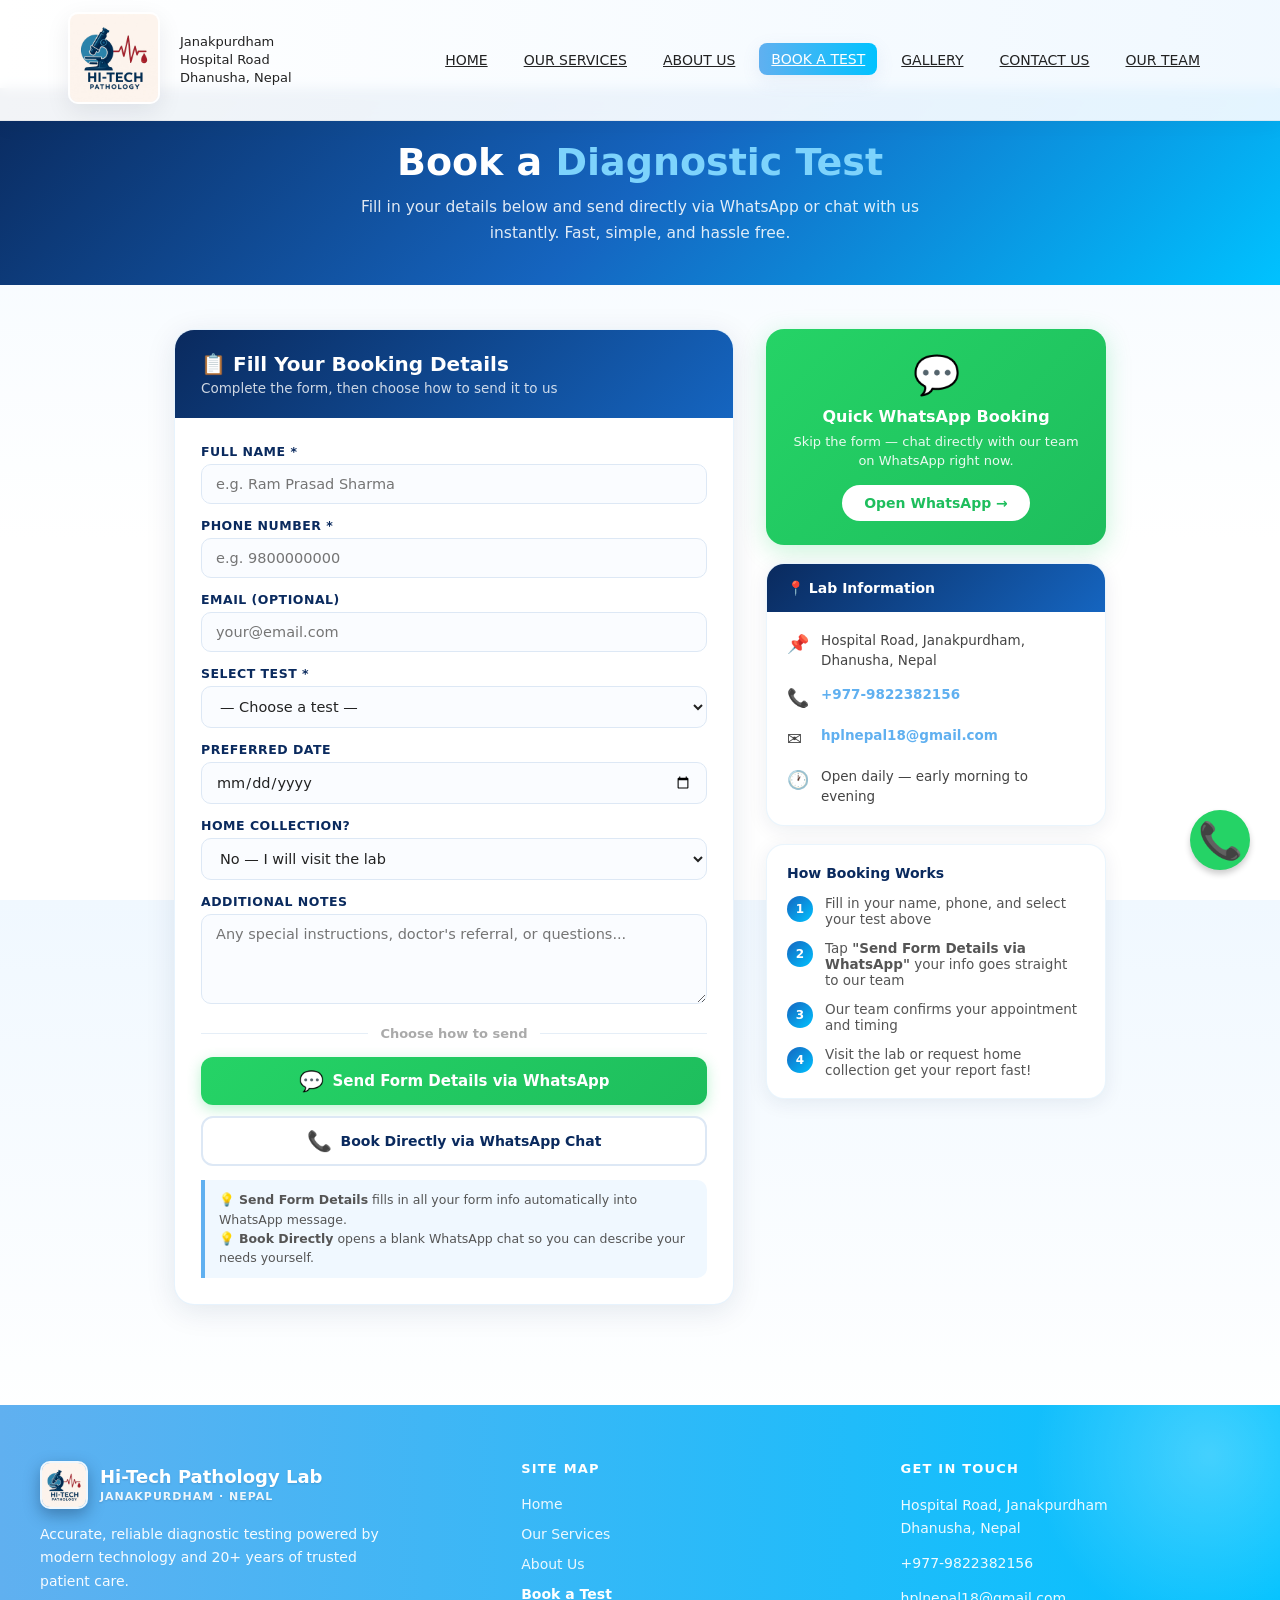
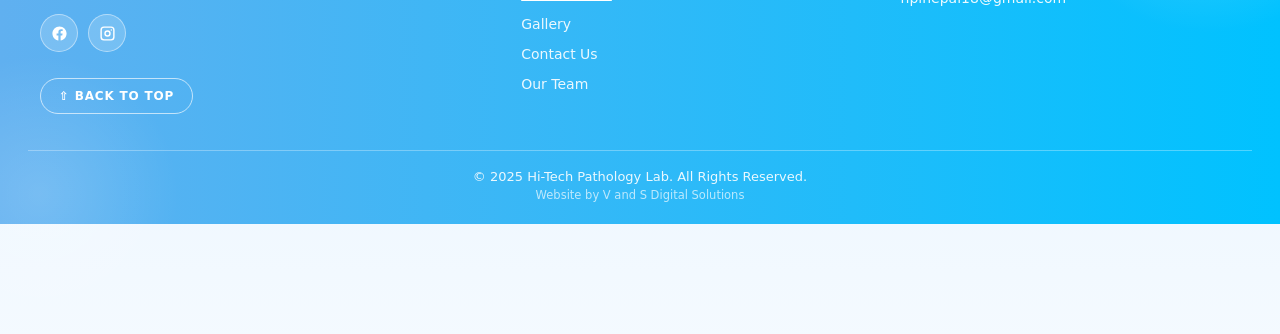
<file: book.html>
<!DOCTYPE html>
<html lang="en">
<head>
  <meta charset="UTF-8"/>
  <meta name="viewport" content="width=device-width,initial-scale=1"/>
  
  <!-- SEO Meta Tags -->
  <meta name="description" content="Book diagnostic tests online at Hi-Tech Pathology Lab Janakpurdham. Easy online booking for blood tests, urine tests, and health checkups in Nepal.">
  <meta name="keywords" content="book test online, online lab booking Janakpurdham, book blood test Nepal, pathology lab appointment, health checkup booking">
  <meta name="author" content="Hi-Tech Pathology Lab">
  <meta name="robots" content="index, follow">
  
  <!-- Open Graph Meta Tags -->
  <meta property="og:title" content="Book a Test - Hi-Tech Pathology Lab">
  <meta property="og:description" content="Book your diagnostic test online at Hi-Tech Pathology Lab Janakpurdham. Fast, reliable, and hassle-free booking.">
  <meta property="og:image" content="./a9.jpg">
  <meta property="og:url" content="./book.html">
  <meta property="og:type" content="website">
  
  <title>Book a Test Online - Hi-Tech Pathology Lab, Janakpurdham</title>
  <link rel="stylesheet" href="style.css" />
  <link rel="stylesheet" href="footer-lang.css" />

  <!-- WhatsApp Styles (existing) -->
  <style>
    .whatsapp-float {
      position: fixed;
      width: 60px;
      height: 60px;
      bottom: 30px;
      right: 30px;
      background-color: #25d366;
      color: #FFF;
      border-radius: 50%;
      text-align: center;
      font-size: 36px;
      line-height: 60px;
      box-shadow: 0 4px 6px rgba(0, 0, 0, 0.2);
      z-index: 1000;
      text-decoration: none;
      transition: background-color 0.3s;
    }
    .whatsapp-float:hover { background-color: #128C7E; }
    .whatsapp-float span { display: inline-block; transform: translateY(1px); }
    .whatsapp-btn {
      background-color: #25d366 !important;
      color: white !important;
      text-align: center;
      padding: 12px;
      border-radius: 8px;
      text-decoration: none;
      display: block;
      border: none;
      cursor: pointer;
      font-size: 16px;
      font-weight: bold;
    }
    .whatsapp-btn:hover { background-color: #128C7E !important; }

    /* ===== BOOK PAGE PREMIUM ENHANCEMENTS ===== */

    /* Hero */
    .book-hero {
      background: linear-gradient(135deg, #0a2a5e 0%, #1565c0 50%, #00c2ff 100%);
      padding: 52px 28px 38px;
      text-align: center;
    }
    .book-hero h1 { font-size:clamp(24px,4vw,38px); font-weight:800; color:#fff; margin-bottom:10px; }
    .book-hero h1 span { color:#7dd3fc; }
    .book-hero p { color:rgba(255,255,255,0.87); max-width:580px; margin:0 auto; font-size:15.5px; line-height:1.7; }

    /* Layout */
    .book-wrap {
      max-width: 980px;
      margin: 0 auto;
      padding: 44px 24px 60px;
      display: grid;
      grid-template-columns: 1fr 340px;
      gap: 32px;
      align-items: start;
    }
    @media(max-width:768px){ .book-wrap { grid-template-columns:1fr; } }

    /* Form card */
    .book-form-card {
      background: #fff;
      border-radius: 20px;
      box-shadow: 0 6px 30px rgba(10,40,80,0.1);
      border: 1px solid rgba(96,176,240,0.15);
      overflow: hidden;
    }
    .book-form-header {
      background: linear-gradient(135deg, #0a2a5e, #1565c0);
      padding: 22px 26px;
    }
    .book-form-header h2 { font-size:20px; font-weight:800; color:#fff; margin:0 0 4px; }
    .book-form-header p { font-size:13.5px; color:rgba(255,255,255,0.8); margin:0; }
    .book-form-body { padding: 26px; }

    /* Form fields */
    .book-field-group { display:grid; gap:14px; }
    .book-field label {
      display:block;
      font-size:12.5px;
      font-weight:700;
      color:#0a2a5e;
      letter-spacing:0.5px;
      text-transform:uppercase;
      margin-bottom:5px;
    }
    .book-field input,
    .book-field select,
    .book-field textarea {
      width:100%;
      padding:11px 14px;
      border-radius:10px;
      border:1.5px solid #dde8f5;
      font-size:14.5px;
      font-family:inherit;
      color:#222;
      background:#fafcff;
      transition:border 0.2s, box-shadow 0.2s;
      outline:none;
      box-sizing:border-box;
    }
    .book-field input:focus,
    .book-field select:focus,
    .book-field textarea:focus {
      border-color: #60b0f0;
      box-shadow: 0 0 0 3px rgba(96,176,240,0.15);
      background:#fff;
    }
    .book-field textarea { resize:vertical; min-height:90px; }

    /* Divider */
    .book-divider {
      display:flex;
      align-items:center;
      gap:12px;
      margin:18px 0 16px;
      color:#aaa;
      font-size:13px;
      font-weight:600;
    }
    .book-divider::before,
    .book-divider::after {
      content:'';
      flex:1;
      height:1px;
      background:#e5eef7;
    }

    /* Action buttons */
    .book-actions { display:grid; gap:11px; margin-top:6px; }
    .book-btn-send {
      display:flex;
      align-items:center;
      justify-content:center;
      gap:9px;
      background: linear-gradient(135deg, #25d366, #1ebe5d);
      color:#fff;
      border:none;
      border-radius:12px;
      padding:14px 20px;
      font-size:15px;
      font-weight:700;
      font-family:inherit;
      cursor:pointer;
      text-decoration:none;
      transition:all 0.2s;
      width:100%;
      box-shadow:0 4px 14px rgba(37,211,102,0.3);
    }
    .book-btn-send:hover { background:linear-gradient(135deg,#1ebe5d,#17a84f); transform:translateY(-2px); box-shadow:0 8px 20px rgba(37,211,102,0.35); }
    .book-btn-wa-direct {
      display:flex;
      align-items:center;
      justify-content:center;
      gap:9px;
      background:#fff;
      color:#0a2a5e;
      border:2px solid #dde8f5;
      border-radius:12px;
      padding:13px 20px;
      font-size:14px;
      font-weight:700;
      font-family:inherit;
      cursor:pointer;
      text-decoration:none;
      transition:all 0.2s;
      width:100%;
    }
    .book-btn-wa-direct:hover { border-color:#25d366; color:#1ebe5d; background:#f0fff6; }
    .book-btn-icon { font-size:20px; line-height:1; }

    /* Info note */
    .book-note {
      background:#f0f8ff;
      border-left:4px solid #60b0f0;
      border-radius:0 10px 10px 0;
      padding:10px 14px;
      font-size:12.5px;
      color:#555;
      margin-top:14px;
      line-height:1.55;
    }

    /* Sidebar */
    .book-sidebar { display:flex; flex-direction:column; gap:18px; }

    .book-info-card {
      background:#fff;
      border-radius:18px;
      box-shadow:0 4px 20px rgba(10,40,80,0.08);
      border:1px solid rgba(96,176,240,0.13);
      overflow:hidden;
    }
    .book-info-header {
      background:linear-gradient(135deg,#0a2a5e,#1565c0);
      padding:16px 20px;
      font-size:14px;
      font-weight:700;
      color:#fff;
    }
    .book-info-body { padding:18px 20px; }
    .book-info-row {
      display:flex;
      align-items:flex-start;
      gap:10px;
      margin-bottom:14px;
      font-size:13.5px;
      color:#444;
      line-height:1.5;
    }
    .book-info-row:last-child { margin-bottom:0; }
    .book-info-row .ico { font-size:18px; min-width:24px; }
    .book-info-row a { color:var(--accent); text-decoration:none; font-weight:600; }
    .book-info-row a:hover { text-decoration:underline; }

    .book-wa-card {
      background:linear-gradient(135deg,#25d366,#1ebe5d);
      border-radius:18px;
      padding:24px 22px;
      text-align:center;
      box-shadow:0 6px 24px rgba(37,211,102,0.25);
    }
    .book-wa-card .wa-ico { font-size:38px; margin-bottom:10px; }
    .book-wa-card h3 { font-size:16px; font-weight:800; color:#fff; margin-bottom:6px; }
    .book-wa-card p { font-size:13px; color:rgba(255,255,255,0.9); margin-bottom:14px; line-height:1.5; }
    .book-wa-card a {
      display:inline-block;
      background:#fff;
      color:#1ebe5d;
      font-weight:700;
      font-size:14px;
      padding:10px 22px;
      border-radius:30px;
      text-decoration:none;
      transition:all 0.2s;
    }
    .book-wa-card a:hover { background:#f0fff6; transform:translateY(-2px); }

    .book-steps-card {
      background:#fff;
      border-radius:18px;
      box-shadow:0 4px 20px rgba(10,40,80,0.08);
      border:1px solid rgba(96,176,240,0.13);
      padding:20px;
    }
    .book-steps-card h3 { font-size:14px; font-weight:800; color:#0a2a5e; margin-bottom:14px; }
    .book-step {
      display:flex;
      gap:12px;
      align-items:flex-start;
      margin-bottom:13px;
      font-size:13.5px;
      color:#555;
    }
    .book-step:last-child { margin-bottom:0; }
    .step-num {
      min-width:26px;
      height:26px;
      background:linear-gradient(135deg,#1565c0,#00c2ff);
      color:#fff;
      font-size:12px;
      font-weight:800;
      border-radius:50%;
      display:flex;
      align-items:center;
      justify-content:center;
      margin-top:1px;
    }
  </style>
</head>

<body>
  <!-- header -->
  <header class="site-header">
    <div class="header-inner">
      
      <!-- Logo and Address Block -->
      <div class="logo-and-address">
        <a href="index.html" class="logo">
          <img src="logo.jpeg" alt="Hi-Tech Pathology Lab logo">
        </a>
        <div class="address-block">
          <div class="address">Janakpurdham</div>
          <div class="address">Hospital Road</div>
          <div class="address">Dhanusha, Nepal</div>
        </div>
      </div>
      
      <button id="navToggle" class="nav-toggle">&#9776;</button>
      <nav id="mainNav" class="main-nav">
        <ul class="navmenu">
          <li><a href="index.html">HOME</a></li>
          <li><a href="services.html">OUR SERVICES</a></li>
          <li><a href="about.html">ABOUT US</a></li>
          <li><a class="active" href="book.html">BOOK A TEST</a></li>
          <li><a href="gallery.html">GALLERY</a></li>
          <li><a href="contact.html">CONTACT US</a></li>
          <li><a href="team.html">OUR TEAM</a></li>
        </ul>
      </nav>
    </div>
  </header>

  <main style="margin-top:88px; padding:0;">

    <!-- Hero -->
    <div class="book-hero">
      <h1>Book a <span>Diagnostic Test</span></h1>
      <p>Fill in your details below and send directly via WhatsApp or chat with us instantly. Fast, simple, and hassle free.</p>
    </div>

    <!-- Main content -->
    <div class="book-wrap">

      <!-- FORM CARD -->
      <div class="book-form-card">
        <div class="book-form-header">
          <h2>📋 Fill Your Booking Details</h2>
          <p>Complete the form, then choose how to send it to us</p>
        </div>
        <div class="book-form-body">
          <div class="book-field-group">

            <div class="book-field">
              <label for="bk-name">Full Name *</label>
              <input type="text" id="bk-name" placeholder="e.g. Ram Prasad Sharma" required>
            </div>

            <div class="book-field">
              <label for="bk-phone">Phone Number *</label>
              <input type="tel" id="bk-phone" placeholder="e.g. 9800000000" required>
            </div>

            <div class="book-field">
              <label for="bk-email">Email (optional)</label>
              <input type="email" id="bk-email" placeholder="your@email.com">
            </div>

            <div class="book-field">
              <label for="bk-test">Select Test *</label>
              <select id="bk-test">
                <option value="">— Choose a test —</option>
                <option>Basic Health Checkup Package</option>
                <option>Advanced Health Checkup Package</option>
                <option>Blood Test</option>
                <option>Urine Analysis</option>
                <option>Thyroid Test</option>
                <option>Complete Blood Count (CBC)</option>
                <option>Liver Function Test</option>
                <option>Kidney Function Test</option>
                <option>Sugar / Diabetes Test</option>
                <option>COVID-19 Test</option>
                <option>Lipid Profile</option>
                <option>Cancer / Tumor Markers</option>
                <option>Electrolyte Analysis</option>
                <option>Other (mention in notes)</option>
              </select>
            </div>

            <div class="book-field">
              <label for="bk-date">Preferred Date</label>
              <input type="date" id="bk-date">
            </div>

            <div class="book-field">
              <label for="bk-home">Home Collection?</label>
              <select id="bk-home">
                <option value="No">No — I will visit the lab</option>
                <option value="Yes">Yes — Please send to my address</option>
              </select>
            </div>

            <div class="book-field">
              <label for="bk-notes">Additional Notes</label>
              <textarea id="bk-notes" placeholder="Any special instructions, doctor's referral, or questions..."></textarea>
            </div>

          </div>

          <!-- Divider -->
          <div class="book-divider">Choose how to send</div>

          <!-- Action Buttons -->
          <div class="book-actions">
            <!-- SEND FORM VIA WHATSAPP -->
            <button class="book-btn-send" onclick="sendFormViaWhatsApp()">
              <span class="book-btn-icon">💬</span>
              Send Form Details via WhatsApp
            </button>

            <!-- BOOK DIRECTLY VIA WHATSAPP -->
            <a href="https://wa.me/9779822382156?text=Hello%2C%20I%20would%20like%20to%20book%20a%20test%20at%20Hi-Tech%20Pathology%20Lab%20Janakpurdham.%20Please%20assist%20me."
               class="book-btn-wa-direct"
               target="_blank"
               rel="noopener noreferrer">
              <span class="book-btn-icon">📞</span>
              Book Directly via WhatsApp Chat
            </a>
          </div>

          <div class="book-note">
            💡 <strong>Send Form Details</strong> fills in all your form info automatically into WhatsApp message.<br>
            💡 <strong>Book Directly</strong> opens a blank WhatsApp chat so you can describe your needs yourself.
          </div>

        </div>
      </div>

      <!-- SIDEBAR -->
      <div class="book-sidebar">

        <!-- WhatsApp card -->
        <div class="book-wa-card">
          <div class="wa-ico">💬</div>
          <h3>Quick WhatsApp Booking</h3>
          <p>Skip the form — chat directly with our team on WhatsApp right now.</p>
          <a href="https://wa.me/9779822382156?text=Hello%2C%20I%20would%20like%20to%20book%20a%20test%20at%20Hi-Tech%20Pathology%20Lab." target="_blank" rel="noopener noreferrer">
            Open WhatsApp →
          </a>
        </div>

        <!-- Contact info -->
        <div class="book-info-card">
          <div class="book-info-header">📍 Lab Information</div>
          <div class="book-info-body">
            <div class="book-info-row">
              <span class="ico">📌</span>
              <span>Hospital Road, Janakpurdham, Dhanusha, Nepal</span>
            </div>
            <div class="book-info-row">
              <span class="ico">📞</span>
              <span><a href="tel:+9779822382156">+977-9822382156</a></span>
            </div>
            <div class="book-info-row">
              <span class="ico">✉️</span>
              <span><a href="mailto:hplnepal18@gmail.com">hplnepal18@gmail.com</a></span>
            </div>
            <div class="book-info-row">
              <span class="ico">🕐</span>
              <span>Open daily — early morning to evening</span>
            </div>
          </div>
        </div>

        <!-- How it works -->
        <div class="book-steps-card">
          <h3>How Booking Works</h3>
          <div class="book-step">
            <span class="step-num">1</span>
            <span>Fill in your name, phone, and select your test above</span>
          </div>
          <div class="book-step">
            <span class="step-num">2</span>
            <span>Tap <strong>"Send Form Details via WhatsApp"</strong> your info goes straight to our team</span>
          </div>
          <div class="book-step">
            <span class="step-num">3</span>
            <span>Our team confirms your appointment and timing</span>
          </div>
          <div class="book-step">
            <span class="step-num">4</span>
            <span>Visit the lab or request home collection get your report fast!</span>
          </div>
        </div>

      </div>
    </div>

  </main>

  <footer class="ht-footer" id="site-footer">
    <div class="ht-footer-inner">

      <div class="ht-footer-brand">
        <div class="ht-brand-row">
          <img src="logo.jpeg" alt="Hi-Tech Pathology Lab logo">
          <div class="ht-brand-name">Hi-Tech Pathology Lab<span>Janakpurdham · Nepal</span></div>
        </div>
        <p class="ht-footer-tagline">Accurate, reliable diagnostic testing powered by modern technology and 20+ years of trusted patient care.</p>
        <div class="ht-social">
          <a href="https://www.facebook.com/share/1Cw8PfNNuD/?mibextid=wwXIfr" target="_blank" rel="noopener noreferrer" aria-label="Hi-Tech Pathology Lab on Facebook">
            <svg viewBox="0 0 24 24" aria-hidden="true"><path d="M22 12.06C22 6.51 17.52 2 12 2S2 6.51 2 12.06c0 5 3.66 9.13 8.44 9.94v-7.03H7.9v-2.91h2.54V9.84c0-2.51 1.49-3.89 3.77-3.89 1.09 0 2.23.2 2.23.2v2.46h-1.26c-1.24 0-1.63.78-1.63 1.58v1.87h2.78l-.44 2.91h-2.34V22c4.78-.81 8.44-4.94 8.44-9.94Z"/></svg>
          </a>
          <a href="https://www.instagram.com/hitechpathologylab?igsh=eGNydW0zc2ttOWtv" target="_blank" rel="noopener noreferrer" aria-label="Hi-Tech Pathology Lab on Instagram">
            <svg viewBox="0 0 24 24" aria-hidden="true"><path d="M7 2h10a5 5 0 0 1 5 5v10a5 5 0 0 1-5 5H7a5 5 0 0 1-5-5V7a5 5 0 0 1 5-5Zm10 2H7a3 3 0 0 0-3 3v10a3 3 0 0 0 3 3h10a3 3 0 0 0 3-3V7a3 3 0 0 0-3-3Zm-5 3.5A4.5 4.5 0 1 1 7.5 12 4.5 4.5 0 0 1 12 7.5Zm0 2A2.5 2.5 0 1 0 14.5 12 2.5 2.5 0 0 0 12 9.5Zm5.4-3.4a1 1 0 1 1-1 1 1 1 0 0 1 1-1Z"/></svg>
          </a>
        </div>
        <button type="button" class="ht-back-top" onclick="window.scrollTo({top:0,behavior:'smooth'})">&#8679; BACK TO TOP</button>
      </div>

      <div class="ht-footer-col">
        <h4>Site Map</h4>
        <ul>
          <li><a href="index.html">Home</a></li>
          <li><a href="services.html">Our Services</a></li>
          <li><a href="about.html">About Us</a></li>
          <li><a href="book.html" class="active">Book a Test</a></li>
          <li><a href="gallery.html">Gallery</a></li>
          <li><a href="contact.html">Contact Us</a></li>
          <li><a href="team.html">Our Team</a></li>
        </ul>
      </div>

      <div class="ht-footer-col">
        <h4>Get in Touch</h4>
        <address class="ht-contact-line">Hospital Road, Janakpurdham<br>Dhanusha, Nepal</address>
        <p class="ht-contact-line"><a href="tel:+9779822382156">+977-9822382156</a></p>
        <p class="ht-contact-line"><a href="mailto:hplnepal18@gmail.com">hplnepal18@gmail.com</a></p>
      </div>

    </div>

    <div class="ht-footer-bottom">
      <p>&copy; 2025 Hi-Tech Pathology Lab. All Rights Reserved.</p>
      <small>Website by V and S Digital Solutions</small>
    </div>
  </footer>

  <!-- Floating WhatsApp Button -->
  <a href="https://wa.me/9779822382156"
     class="whatsapp-float"
     target="_blank"
     aria-label="Chat with us on WhatsApp">
    <span>&#128222;</span>
  </a>

  <script src="script.js"></script>
  <script>
    function sendFormViaWhatsApp() {
      var name    = document.getElementById('bk-name').value.trim();
      var phone   = document.getElementById('bk-phone').value.trim();
      var email   = document.getElementById('bk-email').value.trim();
      var test    = document.getElementById('bk-test').value;
      var date    = document.getElementById('bk-date').value;
      var home    = document.getElementById('bk-home').value;
      var notes   = document.getElementById('bk-notes').value.trim();

      if (!name) { alert('Please enter your full name.'); document.getElementById('bk-name').focus(); return; }
      if (!phone) { alert('Please enter your phone number.'); document.getElementById('bk-phone').focus(); return; }
      if (!test) { alert('Please select a test.'); document.getElementById('bk-test').focus(); return; }

      var msg = '🏥 *Hi-Tech Pathology Lab — Test Booking*\n\n';
      msg += '👤 *Name:* ' + name + '\n';
      msg += '📞 *Phone:* ' + phone + '\n';
      if (email) msg += '✉️ *Email:* ' + email + '\n';
      msg += '🔬 *Test:* ' + test + '\n';
      if (date) msg += '📅 *Preferred Date:* ' + date + '\n';
      msg += '🏠 *Home Collection:* ' + home + '\n';
      if (notes) msg += '📝 *Notes:* ' + notes + '\n';
      msg += '\nPlease confirm my appointment. Thank you!';

      var url = 'https://wa.me/9779822382156?text=' + encodeURIComponent(msg);
      window.open(url, '_blank');
    }
  </script>

</body>
</html>
</file>
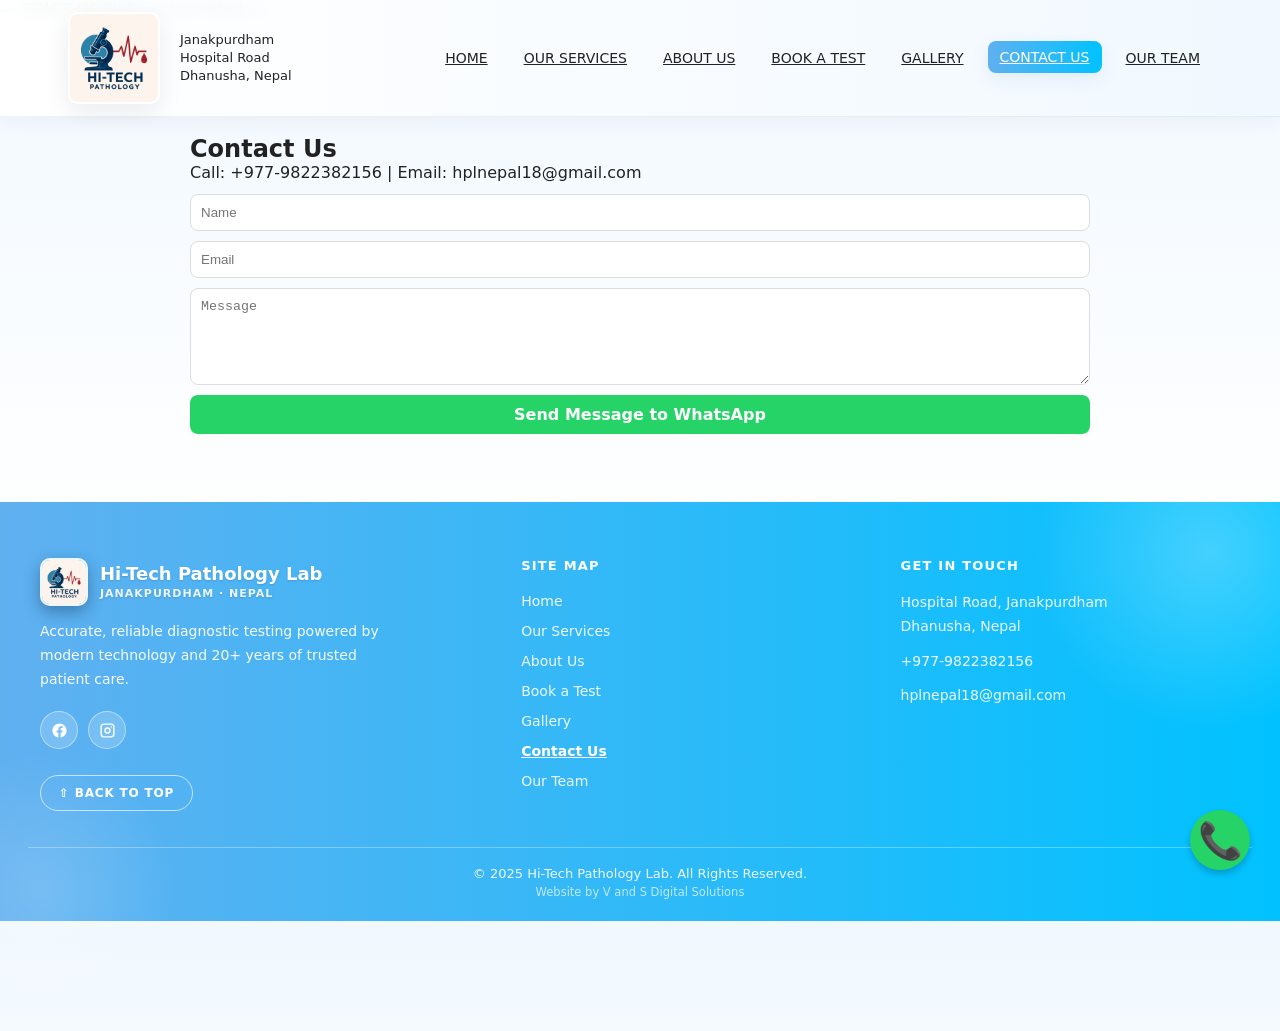
<file: contact.html>
--- START OF FILE contact.html ---

<!DOCTYPE html>
<html lang="en">
<head>
  <meta charset="UTF-8"/>
  <meta name="viewport" content="width=device-width,initial-scale=1"/>
  
  <!-- SEO Meta Tags -->
  <meta name="description" content="Contact Hi-Tech Pathology Lab Janakpurdham. Call +977-9822382156 or visit us at Hospital Road, Janakpurdham, Dhanusha, Nepal for diagnostic services.">
  <meta name="keywords" content="contact pathology lab, Janakpurdham lab address, phone number, medical lab contact, diagnostic center Dhanusha">
  <meta name="author" content="Hi-Tech Pathology Lab">
  <meta name="robots" content="index, follow">
  
  <!-- Open Graph Meta Tags -->
  <meta property="og:title" content="Contact Us - Hi-Tech Pathology Lab">
  <meta property="og:description" content="Get in touch with Hi-Tech Pathology Lab Janakpurdham. Phone: +977-9822382156, Email: hplnepal18@gmail.com">
  <meta property="og:image" content="./logo.jpeg">
  <meta property="og:url" content="./contact.html">
  <meta property="og:type" content="website">
  
  <title>Contact Us - Hi-Tech Pathology Lab, Janakpurdham</title>
  <link rel="stylesheet" href="style.css" />
  <link rel="stylesheet" href="footer-lang.css" />
  
  <!-- START: WhatsApp Floating Button Styles (Retained) -->
  <style>
    .whatsapp-float {
      position: fixed;
      width: 60px;
      height: 60px;
      bottom: 30px; 
      right: 30px; 
      background-color: #25d366; /* WhatsApp Green */
      color: #FFF;
      border-radius: 50%;
      text-align: center;
      font-size: 36px;
      line-height: 60px;
      box-shadow: 0 4px 6px rgba(0, 0, 0, 0.2);
      z-index: 1000;
      text-decoration: none;
      transition: background-color 0.3s;
    }

    .whatsapp-float:hover {
      background-color: #128C7E;
    }
    
    .whatsapp-float span {
        display: inline-block;
        transform: translateY(1px);
    }

    /* START: WhatsApp Form Button Style */
    .whatsapp-btn {
        background-color: #25d366 !important; /* WhatsApp Green */
        color: white !important;
        text-align: center;
        padding: 10px;
        border-radius: 8px;
        text-decoration: none;
        display: block;
        border: none;
        cursor: pointer;
        font-size: 16px;
        font-weight: bold;
    }
    .whatsapp-btn:hover {
        background-color: #128C7E !important;
    }
    /* END: WhatsApp Form Button Style */

  </style>
  <!-- END: WhatsApp Floating Button Styles -->
</head>
<body>
  <!-- header -->
  <header class="site-header">
    <div class="header-inner">
      
      <!-- Logo and Address Block -->
      <div class="logo-and-address">
        <a href="index.html" class="logo"><img src="logo.jpeg" alt="Hi-Tech Pathology Lab logo"></a>
        <div class="address-block">
          <div class="address">Janakpurdham</div>
          <div class="address">Hospital Road</div>
          <div class="address">Dhanusha, Nepal</div>
        </div>
      </div>
      
      <button id="navToggle" class="nav-toggle">&#9776;</button>
      <nav id="mainNav" class="main-nav">
        <ul class="navmenu">
          <li><a href="index.html">HOME</a></li>
          <li><a href="services.html">OUR SERVICES</a></li>
          <li><a href="about.html">ABOUT US</a></li>
          <li><a href="book.html">BOOK A TEST</a></li>
          <li><a href="gallery.html">GALLERY</a></li>
          <li><a class="active" href="contact.html">CONTACT US</a></li>
          <li><a href="team.html">OUR TEAM</a></li>
        </ul>
      </nav>
    </div>
  </header>

  <main style="margin-top:88px;padding:28px;">
    <section style="max-width:900px;margin:0 auto;">
      <h2>Contact Us</h2>
      <p class="muted">Call: +977-9822382156 | Email: hplnepal18@gmail.com</p>
      
      <!-- Removed FORM tags since we are now redirecting to a WhatsApp link on button click -->
      <div style="margin-top:12px;display:grid;gap:10px;">
        <input type="text" placeholder="Name" style="padding:10px;border-radius:8px;border:1px solid #ddd;">
        <input type="email" placeholder="Email" style="padding:10px;border-radius:8px;border:1px solid #ddd;">
        <textarea rows="5" placeholder="Message" style="padding:10px;border-radius:8px;border:1px solid #ddd;"></textarea>
        
        <!-- Replaced button with a WhatsApp-linked anchor tag -->
        <a href="https://wa.me/9779822382156?text=Hello%2C%20I%20have%20a%20query%20regarding%20Hi-Tech%20Pathology." class="whatsapp-btn" target="_blank" rel="noopener noreferrer">
            Send Message to WhatsApp
        </a>
      </div>
    </section>
  </main>

  <footer class="ht-footer" id="site-footer">
    <div class="ht-footer-inner">

      <div class="ht-footer-brand">
        <div class="ht-brand-row">
          <img src="logo.jpeg" alt="Hi-Tech Pathology Lab logo">
          <div class="ht-brand-name">Hi-Tech Pathology Lab<span>Janakpurdham · Nepal</span></div>
        </div>
        <p class="ht-footer-tagline">Accurate, reliable diagnostic testing powered by modern technology and 20+ years of trusted patient care.</p>
        <div class="ht-social">
          <a href="https://www.facebook.com/share/1Cw8PfNNuD/?mibextid=wwXIfr" target="_blank" rel="noopener noreferrer" aria-label="Hi-Tech Pathology Lab on Facebook">
            <svg viewBox="0 0 24 24" aria-hidden="true"><path d="M22 12.06C22 6.51 17.52 2 12 2S2 6.51 2 12.06c0 5 3.66 9.13 8.44 9.94v-7.03H7.9v-2.91h2.54V9.84c0-2.51 1.49-3.89 3.77-3.89 1.09 0 2.23.2 2.23.2v2.46h-1.26c-1.24 0-1.63.78-1.63 1.58v1.87h2.78l-.44 2.91h-2.34V22c4.78-.81 8.44-4.94 8.44-9.94Z"/></svg>
          </a>
          <a href="https://www.instagram.com/hitechpathologylab?igsh=eGNydW0zc2ttOWtv" target="_blank" rel="noopener noreferrer" aria-label="Hi-Tech Pathology Lab on Instagram">
            <svg viewBox="0 0 24 24" aria-hidden="true"><path d="M7 2h10a5 5 0 0 1 5 5v10a5 5 0 0 1-5 5H7a5 5 0 0 1-5-5V7a5 5 0 0 1 5-5Zm10 2H7a3 3 0 0 0-3 3v10a3 3 0 0 0 3 3h10a3 3 0 0 0 3-3V7a3 3 0 0 0-3-3Zm-5 3.5A4.5 4.5 0 1 1 7.5 12 4.5 4.5 0 0 1 12 7.5Zm0 2A2.5 2.5 0 1 0 14.5 12 2.5 2.5 0 0 0 12 9.5Zm5.4-3.4a1 1 0 1 1-1 1 1 1 0 0 1 1-1Z"/></svg>
          </a>
        </div>
        <button type="button" class="ht-back-top" onclick="window.scrollTo({top:0,behavior:'smooth'})">&#8679; BACK TO TOP</button>
      </div>

      <div class="ht-footer-col">
        <h4>Site Map</h4>
        <ul>
          <li><a href="index.html">Home</a></li>
          <li><a href="services.html">Our Services</a></li>
          <li><a href="about.html">About Us</a></li>
          <li><a href="book.html">Book a Test</a></li>
          <li><a href="gallery.html">Gallery</a></li>
          <li><a href="contact.html" class="active">Contact Us</a></li>
          <li><a href="team.html">Our Team</a></li>
        </ul>
      </div>

      <div class="ht-footer-col">
        <h4>Get in Touch</h4>
        <address class="ht-contact-line">Hospital Road, Janakpurdham<br>Dhanusha, Nepal</address>
        <p class="ht-contact-line"><a href="tel:+9779822382156">+977-9822382156</a></p>
        <p class="ht-contact-line"><a href="mailto:hplnepal18@gmail.com">hplnepal18@gmail.com</a></p>
      </div>

    </div>

    <div class="ht-footer-bottom">
      <p>&copy; 2025 Hi-Tech Pathology Lab. All Rights Reserved.</p>
      <small>Website by V and S Digital Solutions</small>
    </div>
  </footer>

  <!-- WhatsApp Floating Button Integration -->
  <a href="https://wa.me/9779822382156" class="whatsapp-float" target="_blank" aria-label="Chat with us on WhatsApp">
    <span>&#128222;</span> 
  </a>

  <script src="script.js"></script>
</body>
</html>
</file>
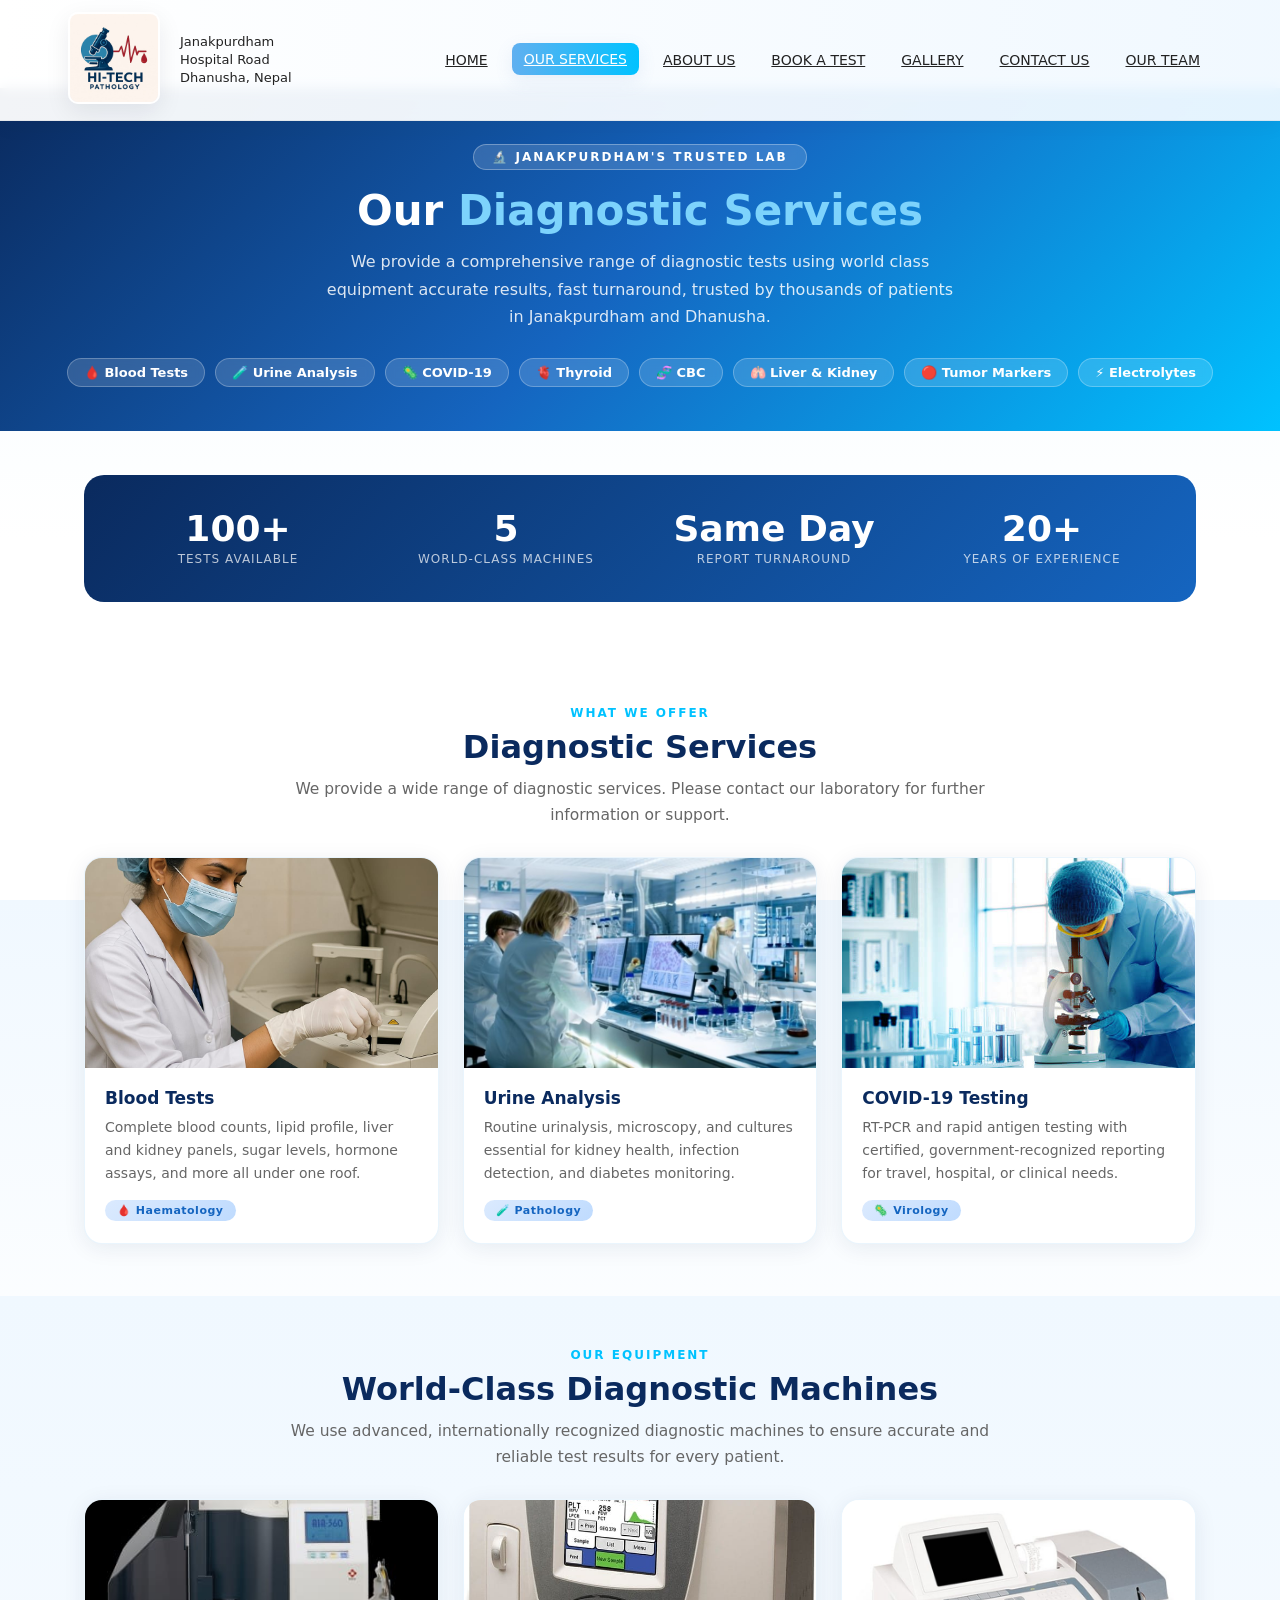
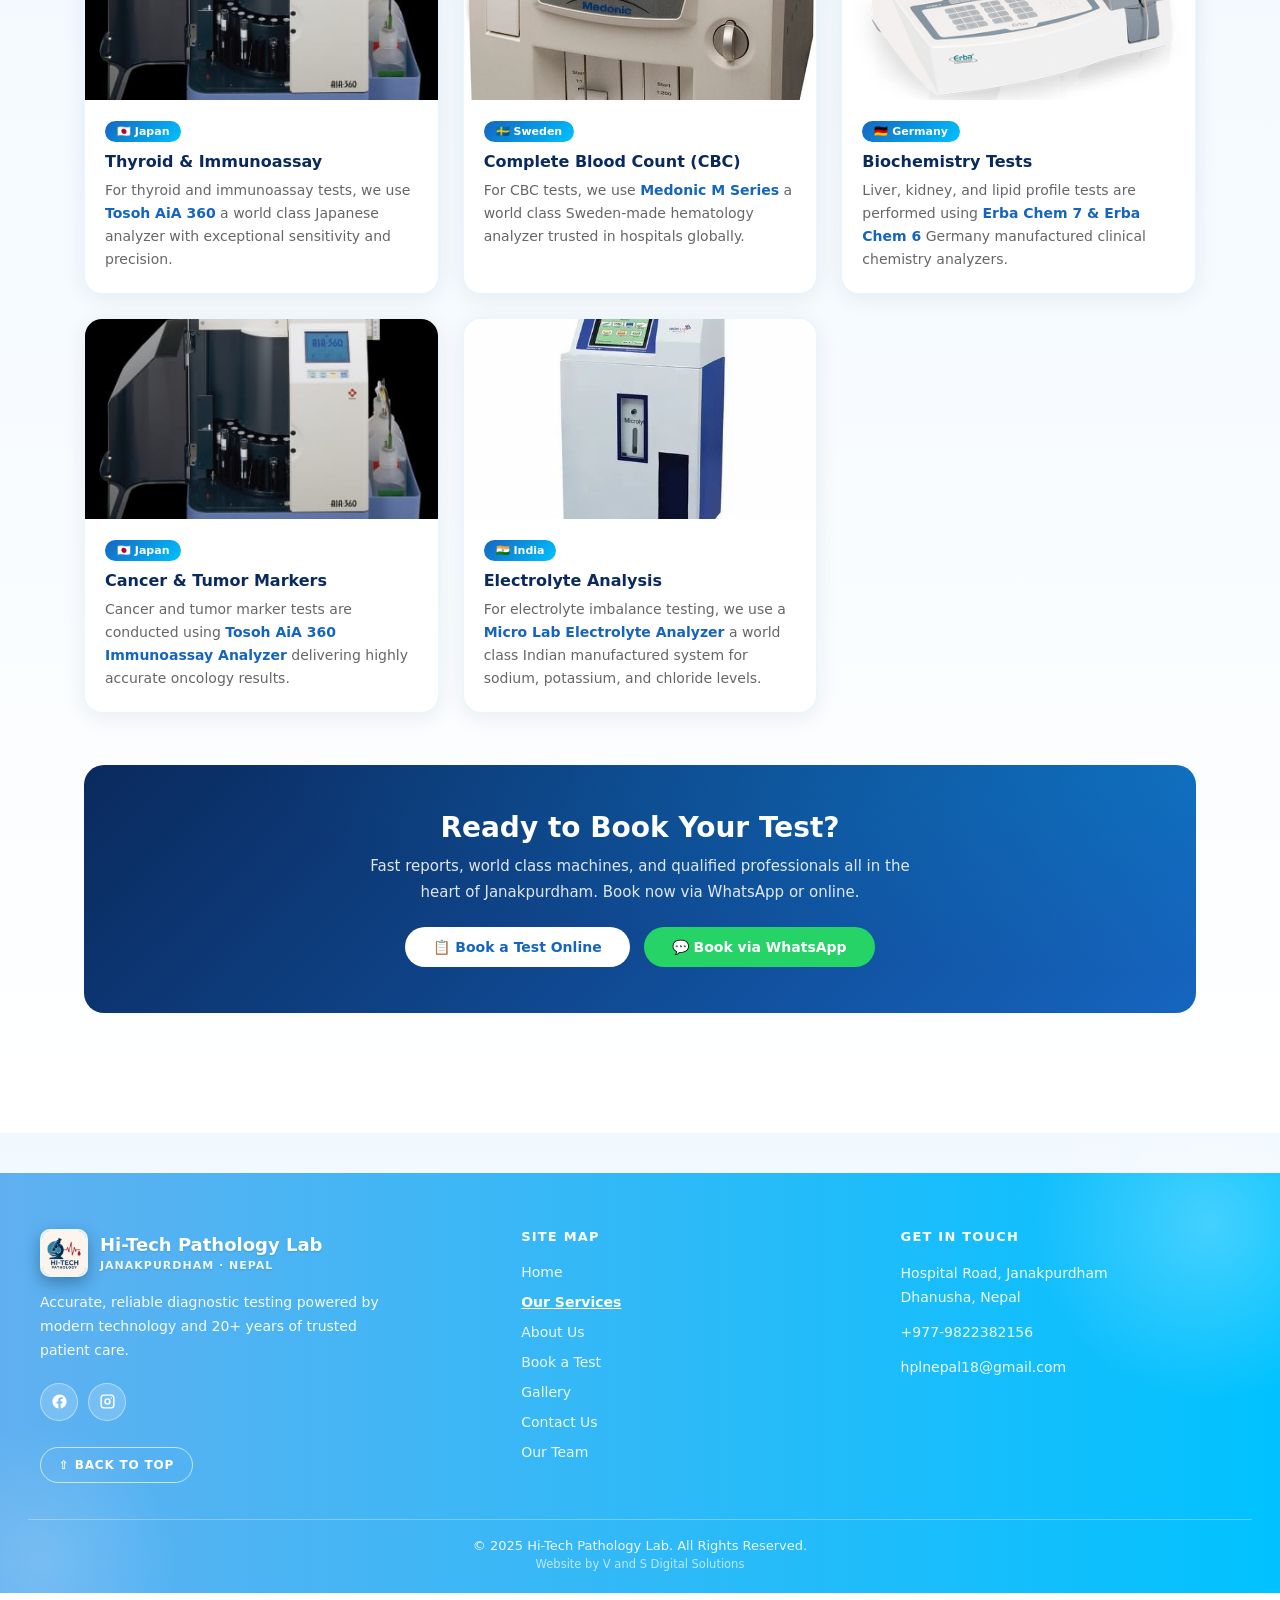
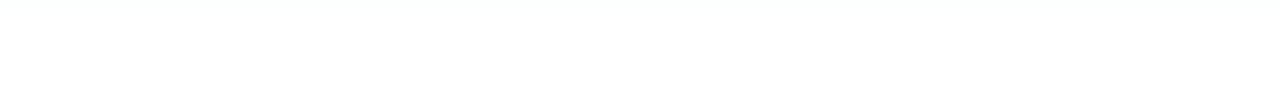
<file: services.html>
<!DOCTYPE html>
<html lang="en">
<head>
  <meta charset="UTF-8"/>
  <meta name="viewport" content="width=device-width,initial-scale=1"/>
  
  <!-- SEO Meta Tags -->
  <meta name="description" content="Complete diagnostic services at Hi-Tech Pathology Lab Janakpurdham. Blood tests, urine analysis, CBC, thyroid tests, liver function tests, and more.">
  <meta name="keywords" content="blood test Janakpurdham, urine test Nepal, CBC test, thyroid test, liver function test, diagnostic services Dhanusha">
  <meta name="author" content="Hi-Tech Pathology Lab">
  <meta name="robots" content="index, follow">
  
  <!-- Open Graph Meta Tags -->
  <meta property="og:title" content="Our Services - Hi-Tech Pathology Lab">
  <meta property="og:description" content="Wide range of diagnostic tests including blood tests, urine analysis, and specialized medical testing in Janakpurdham.">
  <meta property="og:image" content="./a2.jpeg">
  <meta property="og:url" content="./services.html">
  <meta property="og:type" content="website">
  
  <title>Our Services - Hi-Tech Pathology Lab, Janakpurdham</title>
  <link rel="stylesheet" href="style.css" />
  <link rel="stylesheet" href="footer-lang.css" />

  <style>
    /* ===== SERVICES PAGE PREMIUM ENHANCEMENTS ===== */

    /* Hero */
    .srv-hero {
      background: linear-gradient(135deg, #0a2a5e 0%, #1565c0 50%, #00c2ff 100%);
      padding: 56px 28px 44px;
      text-align: center;
    }
    .srv-hero-badge {
      display: inline-block;
      background: rgba(255,255,255,0.15);
      border: 1px solid rgba(255,255,255,0.3);
      color: #fff;
      font-size: 12px;
      font-weight: 700;
      letter-spacing: 2px;
      text-transform: uppercase;
      padding: 5px 18px;
      border-radius: 30px;
      margin-bottom: 16px;
      backdrop-filter: blur(4px);
    }
    .srv-hero h1 {
      font-size: clamp(26px, 4.5vw, 42px);
      font-weight: 800;
      color: #fff;
      margin-bottom: 12px;
      line-height: 1.2;
    }
    .srv-hero h1 span { color: #7dd3fc; }
    .srv-hero p {
      color: rgba(255,255,255,0.85);
      max-width: 640px;
      margin: 0 auto 28px;
      font-size: 16px;
      line-height: 1.7;
    }
    .srv-hero-pills {
      display: flex;
      flex-wrap: wrap;
      gap: 10px;
      justify-content: center;
    }
    .srv-pill {
      background: rgba(255,255,255,0.15);
      border: 1px solid rgba(255,255,255,0.25);
      color: #fff;
      font-size: 13px;
      font-weight: 600;
      padding: 6px 16px;
      border-radius: 20px;
      backdrop-filter: blur(4px);
    }

    /* Section wrapper */
    .srv-wrap {
      max-width: 1160px;
      margin: 0 auto;
      padding: 0 24px;
    }

    /* Section header */
    .srv-section-head {
      text-align: center;
      padding: 52px 0 28px;
    }
    .srv-section-head .eyebrow {
      font-size: 12px;
      font-weight: 700;
      letter-spacing: 2px;
      text-transform: uppercase;
      color: var(--accent-2);
      margin-bottom: 8px;
    }
    .srv-section-head h2 {
      font-size: clamp(22px, 3vw, 32px);
      font-weight: 800;
      color: #0a2a5e;
      margin-bottom: 10px;
    }
    .srv-section-head p {
      color: #666;
      max-width: 700px;
      margin: 0 auto;
      font-size: 15.5px;
      line-height: 1.7;
    }

    /* Diagnostic services grid */
    .srv-cards-grid {
      display: grid;
      grid-template-columns: repeat(auto-fill, minmax(300px, 1fr));
      gap: 24px;
      padding-bottom: 52px;
    }

    /* Service card */
    .srv-card {
      background: #fff;
      border-radius: 18px;
      overflow: hidden;
      box-shadow: 0 4px 22px rgba(10,40,80,0.08);
      border: 1px solid rgba(96,176,240,0.13);
      transition: transform 0.22s, box-shadow 0.22s;
    }
    .srv-card:hover {
      transform: translateY(-5px);
      box-shadow: 0 16px 44px rgba(10,40,80,0.14);
    }
    .srv-card-img {
      width: 100%;
      height: 210px;
      object-fit: cover;
      display: block;
      transition: transform 0.4s;
    }
    .srv-card:hover .srv-card-img { transform: scale(1.04); }
    .srv-card-img-wrap { overflow: hidden; }
    .srv-card-body {
      padding: 20px 20px 22px;
    }
    .srv-card-body h3 {
      font-size: 17px;
      font-weight: 800;
      color: #0a2a5e;
      margin-bottom: 8px;
    }
    .srv-card-body p {
      font-size: 14px;
      color: #666;
      line-height: 1.65;
      margin-bottom: 14px;
    }
    .srv-card-tag {
      display: inline-block;
      background: linear-gradient(135deg, #dbeafe, #bfdbfe);
      color: #1565c0;
      font-size: 11px;
      font-weight: 700;
      letter-spacing: 0.5px;
      padding: 4px 12px;
      border-radius: 20px;
    }

    /* Machines section bg */
    .srv-machines-bg {
      background: linear-gradient(180deg, #f0f8ff 0%, #ffffff 100%);
      margin: 0 -24px;
      padding: 0 24px 60px;
    }

    /* Machine card */
    .srv-machine-card {
      background: #fff;
      border-radius: 18px;
      overflow: hidden;
      box-shadow: 0 4px 22px rgba(10,40,80,0.08);
      border: 1px solid rgba(96,176,240,0.13);
      transition: transform 0.22s, box-shadow 0.22s;
      display: flex;
      flex-direction: column;
    }
    .srv-machine-card:hover {
      transform: translateY(-5px);
      box-shadow: 0 16px 44px rgba(10,40,80,0.14);
    }
    .srv-machine-img-wrap { overflow: hidden; }
    .srv-machine-img {
      width: 100%;
      height: 200px;
      object-fit: cover;
      display: block;
      transition: transform 0.4s;
    }
    .srv-machine-card:hover .srv-machine-img { transform: scale(1.04); }
    .srv-machine-body {
      padding: 20px 20px 22px;
      flex: 1;
    }
    .srv-machine-badge {
      display: inline-flex;
      align-items: center;
      gap: 5px;
      background: linear-gradient(135deg, #1565c0, #00c2ff);
      color: #fff;
      font-size: 11px;
      font-weight: 700;
      padding: 4px 12px;
      border-radius: 20px;
      margin-bottom: 10px;
    }
    .srv-machine-body h3 {
      font-size: 16px;
      font-weight: 800;
      color: #0a2a5e;
      margin-bottom: 8px;
    }
    .srv-machine-body p {
      font-size: 14px;
      color: #666;
      line-height: 1.65;
    }
    .srv-machine-body p strong {
      color: #1565c0;
    }

    /* Stats bar */
    .srv-stats-bar {
      background: linear-gradient(135deg, #0a2a5e, #1565c0);
      border-radius: 20px;
      padding: 36px 32px;
      display: grid;
      grid-template-columns: repeat(auto-fit, minmax(150px, 1fr));
      gap: 24px;
      text-align: center;
      margin: 0 0 52px;
    }
    .srv-stat .num {
      font-size: 36px;
      font-weight: 800;
      color: #fff;
      line-height: 1;
    }
    .srv-stat .lbl {
      font-size: 12px;
      color: rgba(255,255,255,0.72);
      text-transform: uppercase;
      letter-spacing: 1px;
      margin-top: 5px;
    }

    /* CTA */
    .srv-cta {
      background: linear-gradient(135deg, #0a2a5e, #1565c0);
      border-radius: 20px;
      padding: 46px 36px;
      text-align: center;
      margin-bottom: 60px;
      position: relative;
      overflow: hidden;
    }
    .srv-cta::before {
      content:'';
      position:absolute;
      inset:0;
      background: radial-gradient(ellipse at top right, rgba(0,194,255,0.2) 0%, transparent 60%);
    }
    .srv-cta h2 { font-size:clamp(20px,3vw,28px); font-weight:800; color:#fff; margin-bottom:10px; position:relative; }
    .srv-cta p { color:rgba(255,255,255,0.87); font-size:15px; max-width:560px; margin:0 auto 22px; line-height:1.7; position:relative; }
    .srv-cta-btns { display:flex; gap:14px; justify-content:center; flex-wrap:wrap; position:relative; }
    .btn-white { background:#fff; color:#1565c0; padding:12px 28px; border-radius:30px; font-weight:700; font-size:14px; text-decoration:none; transition:all 0.2s; display:inline-block; }
    .btn-white:hover { background:#f0f8ff; transform:translateY(-2px); }
    .btn-wa { background:#25d366; color:#fff; padding:12px 28px; border-radius:30px; font-weight:700; font-size:14px; text-decoration:none; transition:all 0.2s; display:inline-block; }
    .btn-wa:hover { background:#1ebe5d; transform:translateY(-2px); }
  </style>
</head>
<body>
  <!-- Header (same as index) -->
  <header class="site-header">
    <div class="header-inner">
      
      <!-- Logo and Address Block -->
      <div class="logo-and-address">
        <a href="index.html" class="logo"><img src="logo.jpeg" alt="Hi-Tech Pathology Lab logo"></a>
        <div class="address-block">
          <div class="address">Janakpurdham</div>
          <div class="address">Hospital Road</div>
          <div class="address">Dhanusha, Nepal</div>
        </div>
      </div>
      
      <button id="navToggle" class="nav-toggle">&#9776;</button>
      <nav id="mainNav" class="main-nav">
        <ul class="navmenu">
          <li><a href="index.html">HOME</a></li>
          <li><a class="active" href="services.html">OUR SERVICES</a></li>
          <li><a href="about.html">ABOUT US</a></li>
          <li><a href="book.html">BOOK A TEST</a></li>
          <li><a href="gallery.html">GALLERY</a></li>
          <li><a href="contact.html">CONTACT US</a></li>
          <li><a href="team.html">OUR TEAM</a></li>
        </ul>
      </nav>
    </div>
  </header>

  <main style="margin-top:88px;">

    <!-- HERO -->
    <div class="srv-hero">
      <div class="srv-hero-badge">🔬 Janakpurdham's Trusted Lab</div>
      <h1>Our <span>Diagnostic Services</span></h1>
      <p>We provide a comprehensive range of diagnostic tests using world class equipment accurate results, fast turnaround, trusted by thousands of patients in Janakpurdham and Dhanusha.</p>
      <div class="srv-hero-pills">
        <span class="srv-pill">🩸 Blood Tests</span>
        <span class="srv-pill">🧪 Urine Analysis</span>
        <span class="srv-pill">🦠 COVID-19</span>
        <span class="srv-pill">🫀 Thyroid</span>
        <span class="srv-pill">🧬 CBC</span>
        <span class="srv-pill">🫁 Liver &amp; Kidney</span>
        <span class="srv-pill">🔴 Tumor Markers</span>
        <span class="srv-pill">⚡ Electrolytes</span>
      </div>
    </div>

    <!-- STATS BAR -->
    <div class="srv-wrap">
      <div class="srv-stats-bar" style="margin-top:44px;">
        <div class="srv-stat"><div class="num">100+</div><div class="lbl">Tests Available</div></div>
        <div class="srv-stat"><div class="num">5</div><div class="lbl">World-Class Machines</div></div>
        <div class="srv-stat"><div class="num">Same Day</div><div class="lbl">Report Turnaround</div></div>
        <div class="srv-stat"><div class="num">20+</div><div class="lbl">Years of Experience</div></div>
      </div>
    </div>

    <!-- DIAGNOSTIC SERVICES -->
    <div class="srv-wrap">
      <div class="srv-section-head">
        <div class="eyebrow">What We Offer</div>
        <h2>Diagnostic Services</h2>
        <p>We provide a wide range of diagnostic services. Please contact our laboratory for further information or support.</p>
      </div>

      <div class="srv-cards-grid">

        <article class="srv-card" id="blood">
          <div class="srv-card-img-wrap">
            <img src="a1.jpeg" alt="Blood tests" class="srv-card-img">
          </div>
          <div class="srv-card-body">
            <h3>Blood Tests</h3>
            <p>Complete blood counts, lipid profile, liver and kidney panels, sugar levels, hormone assays, and more all under one roof.</p>
            <span class="srv-card-tag">🩸 Haematology</span>
          </div>
        </article>

        <article class="srv-card" id="urine">
          <div class="srv-card-img-wrap">
            <img src="a5.jpg" alt="Urine analysis" class="srv-card-img">
          </div>
          <div class="srv-card-body">
            <h3>Urine Analysis</h3>
            <p>Routine urinalysis, microscopy, and cultures essential for kidney health, infection detection, and diabetes monitoring.</p>
            <span class="srv-card-tag">🧪 Pathology</span>
          </div>
        </article>

        <article class="srv-card" id="covid">
          <div class="srv-card-img-wrap">
            <img src="a8.jpg" alt="COVID testing" class="srv-card-img">
          </div>
          <div class="srv-card-body">
            <h3>COVID-19 Testing</h3>
            <p>RT-PCR and rapid antigen testing with certified, government-recognized reporting for travel, hospital, or clinical needs.</p>
            <span class="srv-card-tag">🦠 Virology</span>
          </div>
        </article>

      </div>
    </div>

    <!-- MACHINES SECTION -->
    <div class="srv-machines-bg">
      <div class="srv-wrap">
        <div class="srv-section-head">
          <div class="eyebrow">Our Equipment</div>
          <h2>World-Class Diagnostic Machines</h2>
          <p>We use advanced, internationally recognized diagnostic machines to ensure accurate and reliable test results for every patient.</p>
        </div>

        <div class="srv-cards-grid">

          <article class="srv-machine-card" id="thyroid-machine">
            <div class="srv-machine-img-wrap">
              <img src="thyroid.jpeg" alt="Thyroid Testing Machine" class="srv-machine-img">
            </div>
            <div class="srv-machine-body">
              <span class="srv-machine-badge">🇯🇵 Japan</span>
              <h3>Thyroid &amp; Immunoassay</h3>
              <p>For thyroid and immunoassay tests, we use <strong>Tosoh AiA 360</strong> a world class Japanese analyzer with exceptional sensitivity and precision.</p>
            </div>
          </article>

          <article class="srv-machine-card" id="cbc-machine">
            <div class="srv-machine-img-wrap">
              <img src="CBC.jpeg" alt="CBC Analyzer" class="srv-machine-img">
            </div>
            <div class="srv-machine-body">
              <span class="srv-machine-badge">🇸🇪 Sweden</span>
              <h3>Complete Blood Count (CBC)</h3>
              <p>For CBC tests, we use <strong>Medonic M Series</strong> a world class Sweden-made hematology analyzer trusted in hospitals globally.</p>
            </div>
          </article>

          <article class="srv-machine-card" id="biochemistry-machine">
            <div class="srv-machine-img-wrap">
              <img src="Liver.jpeg" alt="Biochemistry Analyzer" class="srv-machine-img">
            </div>
            <div class="srv-machine-body">
              <span class="srv-machine-badge">🇩🇪 Germany</span>
              <h3>Biochemistry Tests</h3>
              <p>Liver, kidney, and lipid profile tests are performed using <strong>Erba Chem 7 &amp; Erba Chem 6</strong> Germany manufactured clinical chemistry analyzers.</p>
            </div>
          </article>

          <article class="srv-machine-card" id="tumor-marker-machine">
            <div class="srv-machine-img-wrap">
              <img src="tumor.jpeg" alt="Tumor Marker Testing" class="srv-machine-img">
            </div>
            <div class="srv-machine-body">
              <span class="srv-machine-badge">🇯🇵 Japan</span>
              <h3>Cancer &amp; Tumor Markers</h3>
              <p>Cancer and tumor marker tests are conducted using <strong>Tosoh AiA 360 Immunoassay Analyzer</strong> delivering highly accurate oncology results.</p>
            </div>
          </article>

          <article class="srv-machine-card" id="electrolyte-machine">
            <div class="srv-machine-img-wrap">
              <img src="electrolytes.jpeg" alt="Electrolyte Analyzer" class="srv-machine-img">
            </div>
            <div class="srv-machine-body">
              <span class="srv-machine-badge">🇮🇳 India</span>
              <h3>Electrolyte Analysis</h3>
              <p>For electrolyte imbalance testing, we use a <strong>Micro Lab Electrolyte Analyzer</strong> a world class Indian manufactured system for sodium, potassium, and chloride levels.</p>
            </div>
          </article>

        </div>

        <!-- CTA -->
        <div class="srv-cta">
          <h2>Ready to Book Your Test?</h2>
          <p>Fast reports, world class machines, and qualified professionals all in the heart of Janakpurdham. Book now via WhatsApp or online.</p>
          <div class="srv-cta-btns">
            <a href="book.html" class="btn-white">📋 Book a Test Online</a>
            <a href="https://wa.me/9779822382156?text=Hello%2C%20I%20would%20like%20to%20book%20a%20test%20at%20Hi-Tech%20Pathology%20Lab." target="_blank" rel="noopener noreferrer" class="btn-wa">💬 Book via WhatsApp</a>
          </div>
        </div>

      </div>
    </div>

  </main>

  <footer class="ht-footer" id="site-footer">
    <div class="ht-footer-inner">

      <div class="ht-footer-brand">
        <div class="ht-brand-row">
          <img src="logo.jpeg" alt="Hi-Tech Pathology Lab logo">
          <div class="ht-brand-name">Hi-Tech Pathology Lab<span>Janakpurdham · Nepal</span></div>
        </div>
        <p class="ht-footer-tagline">Accurate, reliable diagnostic testing powered by modern technology and 20+ years of trusted patient care.</p>
        <div class="ht-social">
          <a href="https://www.facebook.com/share/1Cw8PfNNuD/?mibextid=wwXIfr" target="_blank" rel="noopener noreferrer" aria-label="Hi-Tech Pathology Lab on Facebook">
            <svg viewBox="0 0 24 24" aria-hidden="true"><path d="M22 12.06C22 6.51 17.52 2 12 2S2 6.51 2 12.06c0 5 3.66 9.13 8.44 9.94v-7.03H7.9v-2.91h2.54V9.84c0-2.51 1.49-3.89 3.77-3.89 1.09 0 2.23.2 2.23.2v2.46h-1.26c-1.24 0-1.63.78-1.63 1.58v1.87h2.78l-.44 2.91h-2.34V22c4.78-.81 8.44-4.94 8.44-9.94Z"/></svg>
          </a>
          <a href="https://www.instagram.com/hitechpathologylab?igsh=eGNydW0zc2ttOWtv" target="_blank" rel="noopener noreferrer" aria-label="Hi-Tech Pathology Lab on Instagram">
            <svg viewBox="0 0 24 24" aria-hidden="true"><path d="M7 2h10a5 5 0 0 1 5 5v10a5 5 0 0 1-5 5H7a5 5 0 0 1-5-5V7a5 5 0 0 1 5-5Zm10 2H7a3 3 0 0 0-3 3v10a3 3 0 0 0 3 3h10a3 3 0 0 0 3-3V7a3 3 0 0 0-3-3Zm-5 3.5A4.5 4.5 0 1 1 7.5 12 4.5 4.5 0 0 1 12 7.5Zm0 2A2.5 2.5 0 1 0 14.5 12 2.5 2.5 0 0 0 12 9.5Zm5.4-3.4a1 1 0 1 1-1 1 1 1 0 0 1 1-1Z"/></svg>
          </a>
        </div>
        <button type="button" class="ht-back-top" onclick="window.scrollTo({top:0,behavior:'smooth'})">&#8679; BACK TO TOP</button>
      </div>

      <div class="ht-footer-col">
        <h4>Site Map</h4>
        <ul>
          <li><a href="index.html">Home</a></li>
          <li><a href="services.html" class="active">Our Services</a></li>
          <li><a href="about.html">About Us</a></li>
          <li><a href="book.html">Book a Test</a></li>
          <li><a href="gallery.html">Gallery</a></li>
          <li><a href="contact.html">Contact Us</a></li>
          <li><a href="team.html">Our Team</a></li>
        </ul>
      </div>

      <div class="ht-footer-col">
        <h4>Get in Touch</h4>
        <address class="ht-contact-line">Hospital Road, Janakpurdham<br>Dhanusha, Nepal</address>
        <p class="ht-contact-line"><a href="tel:+9779822382156">+977-9822382156</a></p>
        <p class="ht-contact-line"><a href="mailto:hplnepal18@gmail.com">hplnepal18@gmail.com</a></p>
      </div>

    </div>

    <div class="ht-footer-bottom">
      <p>&copy; 2025 Hi-Tech Pathology Lab. All Rights Reserved.</p>
      <small>Website by V and S Digital Solutions</small>
    </div>
  </footer>

  <script src="script.js"></script>
</body>
</html>
</file>
<file: style.css>
/* Screen reader only - hides element visually but keeps it accessible */
.sr-only {
  position: absolute;
  width: 1px;
  height: 1px;
  padding: 0;
  margin: -1px;
  overflow: hidden;
  clip: rect(0, 0, 0, 0);
  white-space: nowrap;
  border: 0;
}

/* Reset and base */
* { margin:0; padding:0; box-sizing: border-box; }
:root{
  --accent: #60b0f0; /* medical blue */
  --accent-2: #00c2ff; /* bright medical accent */
  --muted:#666;
  --bg: #f0f8ff; /* soft medical background */
  --card-bg: #ffffff;
  --radius: 14px;
  --container: 1200px;
  --glass: rgba(255,255,255,0.7);
  --shadow: 0 8px 24px rgba(10,20,40,0.08);
  --text: #222;
  --max-width: 1320px;
  --gap: 20px;
}

html,body{height:100%}
body{
  font-family: 'Jost', system-ui, -apple-system, "Segoe UI", Roboto, "Helvetica Neue", Arial;
  color:var(--text);
  background: linear-gradient(180deg, var(--bg), #ffffff 60%);
  margin: 0 auto;
  max-width: var(--max-width);
  -webkit-font-smoothing:antialiased;
  -moz-osx-font-smoothing:grayscale;
}

/* Header */
.site-header{
  position: fixed;
  top:0; left:0; right:0;
  z-index:1200;
  background: linear-gradient(90deg, rgba(255,255,255,0.95), rgba(240,248,255,0.95));
  backdrop-filter: blur(6px);
  border-bottom: 1px solid rgba(0,0,0,0.05);
  box-shadow: 0 6px 20px rgba(10,20,40,0.04);
}

.header-inner{
  max-width:var(--container);
  margin:0 auto;
  display:flex;
  align-items:center;
  justify-content:space-between;
  gap:12px;
  padding:12px 28px;
  flex-wrap: wrap;
  position: relative;
}

/* Logo and Address Block */
.logo-and-address {
  display: flex;
  align-items: center;
  gap: 20px;
}

.logo img {
  height: 60px;
  width: auto;
}

.address-block {
  display: flex;
  flex-direction: column;
  font-size: 13px;
  line-height: 1.4;
  color: var(--text);
}

.address {
  font-weight: 500;
}

.logo img{ 
  width:92px; 
  height:auto; 
  border-radius:10px; 
  border:2px solid #fff; 
  box-shadow:var(--shadow);
  flex: 0 0 auto;
}

/* Nav */
.nav-toggle{
  display:none;
  background:transparent;
  border:0;
  font-size:24px;
  cursor:pointer;
  color:var(--text);
  padding:8px;
  border-radius:6px;
  transition:background-color 0.3s ease;
  z-index: 1001;
}

.nav-toggle:hover {
  background-color: rgba(0,0,0,0.05);
}

.main-nav .navmenu{ 
  display:flex; 
  gap:12px; 
  align-items:center; 
  flex: 1 1 auto; 
  justify-content: flex-end;
  flex-wrap: wrap;
}

.navmenu a{
  color:var(--text);
  font-size:14px;
  padding:8px 12px;
  border-radius:8px;
  transition: all .18s ease;
  display:inline-block;
  white-space: nowrap;
}

.navmenu a:hover,
.navmenu a.active{
  color:#fff;
  background: linear-gradient(90deg,var(--accent),var(--accent-2));
  transform:translateY(-1px);
  box-shadow: 0 6px 18px rgba(100,140,200,0.12);
}

/* HERO */
.hero{ margin-top:110px; position:relative; overflow:hidden; }
.slider{ position:relative; max-height:520px; min-height:320px; border-radius:16px; margin:18px; overflow:hidden; box-shadow:var(--shadow); }
.slides{ display:none; position:relative; min-height:320px; width:100%; }
.slides img{ width:100%; height:520px; object-fit:cover; display:block; filter: contrast(100%) saturate(100%); }
.caption{
  position:absolute;
  left:40px;
  bottom:40px;
  max-width:520px;
  color:#fff;
  text-shadow: 0 8px 30px rgba(10,10,30,0.4);
}
.caption h1{ font-size:clamp(22px,3.3vw,40px); margin-bottom:8px; }
.caption p{ font-size:16px; margin-bottom:12px; opacity:0.95; }

.btn{
  display:inline-block;
  padding:10px 16px;
  border-radius:10px;
  background:transparent;
  border:2px solid rgba(255,255,255,0.9);
  color:#fff;
  text-decoration:none;
  font-weight:600;
  transition: all .18s ease;
}
.btn:hover{ transform:translateY(-3px); box-shadow:0 10px 30px rgba(10,20,40,0.12); }
.btn.primary{
  background: linear-gradient(90deg,var(--accent),var(--accent-2));
  border: none;
  color:#fff;
}

/* prev/next */
.prev, .next{
  position:absolute;
  top:50%;
  transform:translateY(-50%);
  background:rgba(0,0,0,0.35);
  color:#fff;
  border:0;
  padding:10px 12px;
  border-radius:8px;
  cursor:pointer;
  font-size:22px;
  z-index:20;
}
.prev{ left:16px; }
.next{ right:16px; }

/* dots */
.dots{ text-align:center; padding:14px 0 32px; }
.dot{
  height:12px; width:12px; margin:0 6px; display:inline-block; border-radius:50%;
  background:rgba(0,0,0,0.15); border:0; cursor:pointer;
}
.active-dot, .dot:hover{ background: linear-gradient(90deg,var(--accent),var(--accent-2)); box-shadow:0 6px 20px rgba(100,140,200,0.12); }

/* Services */
.services{ padding:28px; margin:18px; text-align:center; }
.services h2{ margin-bottom:18px; font-size:22px; color:var(--accent); }
.service-cards{ display:grid; grid-template-columns: repeat(3,1fr); gap:20px; align-items:start; }
.service-card{ background:var(--card-bg); border-radius:12px; padding:12px; box-shadow:var(--shadow); text-align:left; overflow:hidden; transition:transform .18s ease; }
.service-card img{ width:100%; height:160px; object-fit:cover; border-radius:8px; margin-bottom:10px; }
.service-card h3{ margin-bottom:6px; color:var(--accent-2);}
.service-card p{ color:var(--muted); margin-bottom:10px; }
.btn.sm{ padding:8px 12px; font-size:13px; }

/* Map */
.map-section{ padding:28px; margin:18px; background:#fff; border-radius:12px; box-shadow:var(--shadow); }
.map-container iframe{ border-radius:8px; }

/* Scroll up */
.scroll-up{
  position:fixed; right:20px; bottom:24px; display:none; z-index:1300;
  background:linear-gradient(90deg,var(--accent),var(--accent-2)); color:#fff; border:0; padding:10px 12px; border-radius:10px; cursor:pointer; font-size:20px;
  box-shadow:0 10px 30px rgba(50,80,150,0.18);
}

/* Footer */
.site-footer{ margin-top:24px; padding:18px 28px; background:transparent; text-align:center; color:var(--muted); }
.footer-inner{ display:flex; align-items:center; justify-content:space-between; gap:10px; max-width:var(--container); margin:0 auto; }
.footer-links a{ color:var(--muted); margin-left:12px; font-size:13px; }

/* Responsive */
@media (max-width: 768px){
  .about-container{ flex-direction:column; text-align:center; }
  .about-image img{ max-width:90%; }
  .about-text{ max-width:95%; }
  .service-cards{ grid-template-columns: repeat(2,1fr); }
  .caption{ left:20px; bottom:20px; max-width:420px; }
  .header-inner{ padding:12px 60px 12px 18px; }
  .nav-toggle {
    display: block;
    position: absolute;
    right: 18px;
    top: 50%;
    transform: translateY(-50%);
  }
  .main-nav{ 
    display:none; 
    position:absolute; 
    right:18px; 
    top:70px; 
    background:rgba(240,248,255,0.98); 
    border-radius:12px; 
    padding:12px; 
    box-shadow:var(--shadow); 
    width: calc(100% - 36px); 
    z-index: 1000;
  }
  .main-nav.open{ display:flex; flex-direction: column; gap:12px; }
  
  /* Additional mobile nav styles */
  .navmenu {
    flex-direction: column;
    gap: 8px;
  }
  
  .navmenu a {
    padding: 12px 16px;
    display: block;
    width: 100%;
  }
}

@media (max-width: 640px){
  .service-cards{ grid-template-columns: 1fr; }
  .caption h1{ font-size:20px; }
  .slides img{ height:320px; }
  .header-inner{ gap:8px; padding: 12px 50px 12px 16px; }
  .logo img{ width:78px; }
  
  .nav-toggle {
    right: 16px;
  }
  
  .main-nav {
    right: 16px;
    width: calc(100% - 32px);
  }
}

/* ============================================
   CHATBOT — Hi-Tech Pathology Lab
   Fully styled, theme-matched chatbot widget
============================================ */

/* Floating launcher button */
#chatbot-launcher {
  position: fixed;
  bottom: 28px;
  left: 28px;
  z-index: 2000;
  display: flex;
  flex-direction: column;
  align-items: flex-start;
  gap: 12px;
  font-family: 'Jost', sans-serif;
}

#chatbot-toggle-btn {
  width: 62px;
  height: 62px;
  border-radius: 50%;
  background: linear-gradient(135deg, var(--accent), var(--accent-2));
  border: none;
  color: #fff;
  font-size: 28px;
  cursor: pointer;
  box-shadow: 0 8px 28px rgba(96, 176, 240, 0.55);
  display: flex;
  align-items: center;
  justify-content: center;
  transition: transform 0.22s cubic-bezier(.34,1.56,.64,1), box-shadow 0.22s;
  position: relative;
}

#chatbot-toggle-btn:hover {
  transform: scale(1.13);
  box-shadow: 0 12px 36px rgba(96, 176, 240, 0.65);
}

/* Pulse ring around the launch button */
#chatbot-toggle-btn::before {
  content: '';
  position: absolute;
  inset: -5px;
  border-radius: 50%;
  border: 3px solid rgba(96, 176, 240, 0.4);
  animation: chatPulse 2.2s ease-out infinite;
}

@keyframes chatPulse {
  0%   { transform: scale(1);   opacity: 1; }
  70%  { transform: scale(1.4); opacity: 0; }
  100% { transform: scale(1.4); opacity: 0; }
}

/* Tooltip label */
#chatbot-tooltip {
  background: #fff;
  color: var(--text);
  font-size: 13px;
  font-weight: 600;
  padding: 7px 14px;
  border-radius: 20px;
  box-shadow: 0 4px 18px rgba(0,0,0,0.14);
  white-space: nowrap;
  display: none;
  pointer-events: none;
}

#chatbot-launcher:not(.open) #chatbot-tooltip {
  display: block;
  animation: fadeSlideIn 0.4s ease both;
}

/* Main chat window */
#chatbot-window {
  position: fixed;
  bottom: 102px;
  left: 28px;
  z-index: 1999;
  width: 370px;
  max-height: 580px;
  background: #fff;
  border-radius: 22px;
  box-shadow: 0 20px 60px rgba(10,20,60,0.18), 0 2px 8px rgba(96,176,240,0.12);
  display: flex;
  flex-direction: column;
  overflow: hidden;
  font-family: 'Jost', sans-serif;
  transform: scale(0.85) translateY(20px);
  opacity: 0;
  pointer-events: none;
  transition: transform 0.28s cubic-bezier(.34,1.56,.64,1), opacity 0.22s ease;
  transform-origin: bottom left;
}

#chatbot-window.open {
  transform: scale(1) translateY(0);
  opacity: 1;
  pointer-events: all;
}

/* Header */
#chatbot-head {
  background: linear-gradient(110deg, #1a6ec7, var(--accent-2));
  padding: 16px 18px;
  display: flex;
  align-items: center;
  gap: 12px;
  flex-shrink: 0;
}

#chatbot-head-avatar {
  width: 42px;
  height: 42px;
  border-radius: 50%;
  background: rgba(255,255,255,0.22);
  display: flex;
  align-items: center;
  justify-content: center;
  font-size: 22px;
  flex-shrink: 0;
}

#chatbot-head-info {
  flex: 1;
}

#chatbot-head-name {
  color: #fff;
  font-weight: 700;
  font-size: 15px;
  line-height: 1.2;
}

#chatbot-head-status {
  color: rgba(255,255,255,0.85);
  font-size: 12px;
  display: flex;
  align-items: center;
  gap: 5px;
  margin-top: 2px;
}

#chatbot-head-status::before {
  content: '';
  width: 7px;
  height: 7px;
  border-radius: 50%;
  background: #4ade80;
  display: inline-block;
  box-shadow: 0 0 6px #4ade80;
}

#chatbot-close-btn {
  background: rgba(255,255,255,0.18);
  border: none;
  color: #fff;
  width: 30px;
  height: 30px;
  border-radius: 50%;
  cursor: pointer;
  font-size: 16px;
  display: flex;
  align-items: center;
  justify-content: center;
  transition: background 0.2s;
  flex-shrink: 0;
}

#chatbot-close-btn:hover { background: rgba(255,255,255,0.32); }

/* Messages area */
#chatbot-messages-area {
  flex: 1;
  overflow-y: auto;
  padding: 16px 14px 10px;
  display: flex;
  flex-direction: column;
  gap: 10px;
  scroll-behavior: smooth;
  background: #f8fafd;
}

#chatbot-messages-area::-webkit-scrollbar { width: 4px; }
#chatbot-messages-area::-webkit-scrollbar-thumb { background: rgba(96,176,240,0.35); border-radius: 4px; }

/* Individual message bubble */
.cb-msg {
  max-width: 88%;
  padding: 10px 14px;
  border-radius: 18px;
  font-size: 14px;
  line-height: 1.55;
  word-break: break-word;
  animation: cbMsgIn 0.22s ease both;
}

@keyframes cbMsgIn {
  from { opacity: 0; transform: translateY(8px); }
  to   { opacity: 1; transform: translateY(0); }
}

.cb-msg.bot {
  background: #fff;
  color: var(--text);
  border-bottom-left-radius: 5px;
  box-shadow: 0 2px 10px rgba(0,0,0,0.07);
  align-self: flex-start;
  white-space: pre-wrap;
}

.cb-msg.user {
  background: linear-gradient(110deg, var(--accent), var(--accent-2));
  color: #fff;
  border-bottom-right-radius: 5px;
  align-self: flex-end;
  box-shadow: 0 4px 14px rgba(96,176,240,0.32);
}

/* Typing indicator */
.cb-typing {
  display: flex;
  align-items: center;
  gap: 5px;
  padding: 12px 16px;
  background: #fff;
  border-radius: 18px;
  border-bottom-left-radius: 5px;
  box-shadow: 0 2px 10px rgba(0,0,0,0.07);
  align-self: flex-start;
  width: fit-content;
}

.cb-typing span {
  width: 8px;
  height: 8px;
  border-radius: 50%;
  background: var(--accent);
  animation: cbDot 1.2s ease-in-out infinite;
}
.cb-typing span:nth-child(2) { animation-delay: 0.2s; }
.cb-typing span:nth-child(3) { animation-delay: 0.4s; }

@keyframes cbDot {
  0%, 80%, 100% { transform: scale(0.7); opacity: 0.5; }
  40%            { transform: scale(1);   opacity: 1;   }
}

/* WhatsApp action button inside chat */
.cb-whatsapp-btn {
  display: inline-flex;
  align-items: center;
  gap: 8px;
  margin-top: 10px;
  background: #25d366;
  color: #fff;
  text-decoration: none;
  padding: 10px 18px;
  border-radius: 25px;
  font-size: 13px;
  font-weight: 700;
  box-shadow: 0 4px 14px rgba(37,211,102,0.35);
  transition: transform 0.18s, box-shadow 0.18s;
  cursor: pointer;
  border: none;
}
.cb-whatsapp-btn:hover {
  transform: translateY(-2px);
  box-shadow: 0 6px 20px rgba(37,211,102,0.45);
  color: #fff;
  text-decoration: none;
}

/* Quick reply chips */
#chatbot-quick-replies {
  display: flex;
  flex-wrap: wrap;
  gap: 7px;
  padding: 10px 14px 0;
  background: #f8fafd;
}

.cb-quick-chip {
  background: #fff;
  border: 1.5px solid rgba(96,176,240,0.5);
  color: #1a6ec7;
  font-size: 12px;
  font-weight: 600;
  padding: 6px 13px;
  border-radius: 20px;
  cursor: pointer;
  transition: all 0.18s;
  white-space: nowrap;
  font-family: 'Jost', sans-serif;
}

.cb-quick-chip:hover {
  background: linear-gradient(90deg, var(--accent), var(--accent-2));
  color: #fff;
  border-color: transparent;
  transform: translateY(-1px);
  box-shadow: 0 4px 12px rgba(96,176,240,0.3);
}

/* Input bar */
#chatbot-input-row {
  display: flex;
  align-items: center;
  gap: 0;
  padding: 12px 14px;
  background: #fff;
  border-top: 1px solid rgba(96,176,240,0.15);
  flex-shrink: 0;
}

#chatbot-text-input {
  flex: 1;
  border: 1.5px solid rgba(96,176,240,0.3);
  border-radius: 22px 0 0 22px;
  padding: 11px 16px;
  font-size: 14px;
  font-family: 'Jost', sans-serif;
  outline: none;
  background: #f8fafd;
  color: var(--text);
  transition: border-color 0.2s;
}
#chatbot-text-input:focus { border-color: var(--accent); background: #fff; }
#chatbot-text-input::placeholder { color: #aaa; }

#chatbot-send-btn {
  background: linear-gradient(110deg, var(--accent), var(--accent-2));
  color: #fff;
  border: none;
  padding: 11px 18px;
  border-radius: 0 22px 22px 0;
  cursor: pointer;
  font-size: 17px;
  transition: opacity 0.18s;
  display: flex;
  align-items: center;
  justify-content: center;
}
#chatbot-send-btn:hover { opacity: 0.88; }

/* Powered by footer */
#chatbot-powered {
  text-align: center;
  font-size: 11px;
  color: #bbb;
  padding: 5px 0 8px;
  background: #fff;
  letter-spacing: 0.3px;
  flex-shrink: 0;
}

/* Mobile responsive */
@media (max-width: 420px) {
  #chatbot-window {
    width: calc(100vw - 24px);
    left: 12px;
    bottom: 88px;
    max-height: 75vh;
  }
  #chatbot-launcher {
    bottom: 16px;
    left: 14px;
  }
}

@keyframes fadeSlideIn {
  from { opacity: 0; transform: translateX(10px); }
  to   { opacity: 1; transform: translateX(0); }
}

/* Team Page Styles */
.team-grid {
  display: grid;
  grid-template-columns: repeat(auto-fit, minmax(250px, 1fr));
  gap: 25px;
}

.team-member {
  background: var(--card-bg);
  border-radius: 12px;
  overflow: hidden;
  box-shadow: var(--shadow);
  transition: transform 0.3s ease;
}

.team-member:hover {
  transform: translateY(-5px);
}

.team-photo {
  width: 100%;
  height: 280px;
  object-fit: cover;
  display: block;
}

.team-info {
  padding: 20px;
}

.team-name {
  font-size: 18px;
  font-weight: 600;
  margin: 0 0 5px 0;
  color: var(--text);
}

.team-role {
  font-size: 16px;
  font-weight: 600;
  margin: 0 0 10px 0;
  color: var(--accent);
}

.team-bio {
  font-size: 14px;
  line-height: 1.6;
  color: var(--muted);
  margin: 0;
}

/* Gallery Page Styles */
.gallery-grid {
  display: grid;
  grid-template-columns: repeat(auto-fit, minmax(280px, 1fr));
  gap: 20px;
}

.gallery-img {
  width: 100%;
  height: 250px;
  object-fit: cover;
  display: block;
  border-radius: 10px 10px 0 0;
}

/* Clean up conflicting mobile navigation styles - removing duplicate rules */
/* The main navigation styles are already defined earlier in the CSS */

/* Additional mobile improvements */
@media (max-width: 768px) {
  .navmenu {
    background: var(--card-bg);
    border-radius: 12px;
    box-shadow: var(--shadow);
    margin-top: 10px;
    padding: 10px 0;
  }
  
  .header-inner {
    flex-wrap: wrap;
    padding: 12px 60px 12px 16px;
    justify-content: space-between;
  }
  
  .nav-toggle {
    right: 16px;
  }
  
  .main-nav {
    right: 16px;
    width: calc(100% - 32px);
  }
  
  .logo img {
    height: 50px;
  }
  
  .address-block {
    font-size: 12px;
  }
}

@media (max-width: 480px) {
  .logo-and-address {
    align-items: center;
  }
  
  .address-block {
    font-size: 11px;
  }
  
  .header-inner {
    gap: 8px;
  }
}

/* Stick Footer Setup */
body {
  display: flex;
  flex-direction: column;
  min-height: 100vh; /* Full viewport height */
}

main {
  flex: 1; /* Take all remaining vertical space */
}


/* Health Packages */
/* =========================
   HEALTH PACKAGE SECTION
========================= */

#health-packages{
    padding:90px 0;
    background:linear-gradient(
        180deg,
        #f8fbff 0%,
        #ffffff 100%
    );
    overflow:hidden;
}

.package-header{
    text-align:center;
    margin-bottom:50px;
}

.package-header h2{
    margin-bottom:10px;
}

.package-header p{
    color:#666;
    max-width:650px;
    margin:auto;
}

.package-slider{
    overflow:hidden;
    width:100%;
}

.package-track{
    display:flex;
    gap:30px;
    width:max-content;
    animation:packageScroll 20s linear infinite;
}

.package-track:hover{
    animation-play-state:paused;
}

.package-card{
    position:relative;
    width:420px;
    background:#fff;
    border-radius:24px;
    overflow:hidden;
    box-shadow:0 20px 50px rgba(0,0,0,.08);
    transition:.4s;
}

.package-card:hover{
    transform:translateY(-10px);
}

.package-card img{
    width:100%;
    height:280px;
    object-fit:cover;
}

.package-content{
    padding:25px;
}

.package-content h3{
    margin-bottom:12px;
}

.package-content p{
    color:#666;
    line-height:1.7;
    margin-bottom:20px;
}

.package-btn{
    display:inline-block;
    padding:12px 22px;
    border-radius:30px;
    text-decoration:none;
    background:#0077b6;
    color:#fff;
    font-weight:600;
    transition:.3s;
}

.package-btn:hover{
    transform:translateY(-2px);
}

.package-badge{
    position:absolute;
    top:18px;
    left:18px;
    background:#ff6b35;
    color:#fff;
    padding:8px 14px;
    border-radius:50px;
    font-size:12px;
    font-weight:700;
    z-index:2;
}

.package-badge.premium{
    background:#0f766e;
}

@keyframes packageScroll{

    from{
        transform:translateX(0);
    }

    to{
        transform:translateX(-50%);
    }
}

@media(max-width:768px){

    .package-card{
        width:320px;
    }

    .package-card img{
        height:220px;
    }
}

/* =========================
   FOUNDER SECTION
========================= */

#founder-message{
    padding:90px 20px;
    background:#f8fbff;
}

.founder-wrapper{
    max-width:950px;
    margin:auto;
}

#founder-message h2{
    text-align:center;
    margin-bottom:40px;
    font-size:2rem;
}

.founder-profile{
    text-align:center;
    margin-bottom:40px;
}

.founder-profile img{
    width:220px;
    height:220px;
    object-fit:cover;
    border-radius:50%;
    border:8px solid #fff;
    box-shadow:0 15px 35px rgba(0,0,0,.12);
}

.founder-profile h3{
    margin-top:20px;
    color:#0077b6;
    font-size:1.6rem;
}

.founder-info{
    margin-top:10px;
    color:#666;
    line-height:1.8;
}

.founder-card{
    background:#fff;
    padding:45px;
    border-radius:24px;
    box-shadow:0 15px 40px rgba(0,0,0,.08);
}

.founder-card p{
    line-height:1.9;
    margin-bottom:18px;
    color:#444;
}

@media(max-width:768px){

    .founder-profile img{
        width:170px;
        height:170px;
    }

    .founder-card{
        padding:25px;
    }
}

/* fix nav */
.navmenu{
    list-style:none;
    margin:0;
    padding:0;
}

.navmenu li{
    list-style:none;
}

/* section adjust */
.services,
.about-lab,
#founder-message,
.map-section{
    padding:90px 20px;
}

.service-cards,
.about-container,
.founder-wrapper{
    max-width:1300px;
    margin:auto;
}

.service-card{
    border-radius:24px;
    overflow:hidden;
    box-shadow:0 15px 40px rgba(0,0,0,.08);
    transition:.4s;
}

.service-card:hover{
    transform:translateY(-10px);
}

.service-card img{
    height:260px;
    object-fit:cover;
}

/* about */
.about-container{
    gap:60px;
    align-items:center;
}

.about-image img{
    border-radius:25px;
    box-shadow:0 20px 50px rgba(0,0,0,.1);
}

.about-text h2{
    font-size:2.3rem;
    margin-bottom:20px;
}

.about-text p{
    line-height:1.9;
}


/* section divider */



.founder-profile img{
    transition:.4s;
}

.founder-profile img:hover{
    transform:scale(1.05);
}

.founder-card{
    background:white;
    border:1px solid rgba(0,0,0,.05);
}

/*images fix */

/* ==================================
   IMAGE LIGHTBOX
================================== */

.image-modal{
    display:none;
    position:fixed;
    z-index:99999;
    left:0;
    top:0;
    width:100%;
    height:100%;
    background:rgba(0,0,0,.9);
    justify-content:center;
    align-items:center;
    cursor:pointer;
}

.modal-content{
    max-width:90%;
    max-height:90%;
    border-radius:12px;
    box-shadow:0 10px 40px rgba(255,255,255,.15);
    animation:zoomIn .3s ease;
}

.close-modal{
    position:absolute;
    top:20px;
    right:35px;
    color:#fff;
    font-size:40px;
    font-weight:bold;
    cursor:pointer;
}

@keyframes zoomIn{
    from{
        transform:scale(.8);
        opacity:0;
    }
    to{
        transform:scale(1);
        opacity:1;
    }
}

/* show click cursor on images */

img{
    cursor:pointer;
}

/* ==================================
   ABOUT SECTION — FIXED
================================== */

.about-lab{
    padding:70px 50px;
    margin:40px 20px;
    background:#fff;
    border-radius:30px;
    box-shadow:0 20px 50px rgba(0,0,0,.08);
}

.about-container{
    display:flex !important;
    flex-direction:row !important;
    align-items:center !important;
    gap:40px !important;
    max-width:1200px !important;
    margin:auto !important;
}

.about-image{
    flex:0 0 auto !important;
    width:320px !important;
    height:420px !important;
    border-radius:24px !important;
    overflow:hidden !important;
    box-shadow:0 20px 50px rgba(0,0,0,.1) !important;
}

.about-image img{
    width:320px !important;
    height:420px !important;
    object-fit:cover !important;
    object-position:center top !important;
    display:block !important;
    border-radius:0 !important;
}

.about-text{
    flex:1 !important;
    max-width:none !important;
}

.about-text h2{
    font-size:2.5rem;
    margin-bottom:20px;
}

.about-text p{
    line-height:1.9;
}

@media (max-width:768px){
    .about-container{
        flex-direction:column !important;
        text-align:center;
    }
    .about-image{
        width:100% !important;
        height:280px !important;
    }
    .about-image img{
        width:100% !important;
        height:280px !important;
    }
}
</file>
<file: footer-lang.css>
/* ============================================================
   Hi-Tech Pathology Lab — Footer
   Additive stylesheet only. Does NOT modify style.css.
   Uses the same theme variables defined in style.css (:root)
   so the footer matches the site's blue brand color exactly
   (same gradient used on the active "HOME" nav highlight).
============================================================ */

/* ---------- New Footer ---------- */
.ht-footer{
  position:relative;
  margin-top:40px;
  padding:56px 28px 0;
  background: linear-gradient(90deg, var(--accent), var(--accent-2));
  color:#ffffff;
  isolation:isolate;
}

/* subtle decorative sheen so the flat blue still feels premium */
.ht-footer::before{
  content:"";
  position:absolute;
  top:-130px; right:-110px;
  width:360px; height:360px;
  background: radial-gradient(circle, rgba(255,255,255,0.25), transparent 70%);
  pointer-events:none;
}
.ht-footer::after{
  content:"";
  position:absolute;
  bottom:-110px; left:-100px;
  width:280px; height:280px;
  background: radial-gradient(circle, rgba(255,255,255,0.16), transparent 70%);
  pointer-events:none;
}

.ht-footer-inner{
  position:relative;
  z-index:1;
  max-width:var(--container);
  margin:0 auto;
  display:grid;
  grid-template-columns: 1.3fr 1fr 1fr;
  gap:40px;
  padding-bottom:36px;
}

/* Brand column */
.ht-footer-brand .ht-brand-row{
  display:flex;
  align-items:center;
  gap:12px;
  margin-bottom:14px;
}
.ht-footer-brand .ht-brand-row img{
  height:48px;
  width:48px;
  object-fit:cover;
  border-radius:10px;
  border:2px solid rgba(255,255,255,0.9);
  box-shadow:0 6px 16px rgba(10,30,60,0.35);
}
.ht-footer-brand .ht-brand-name{
  font-size:18px;
  font-weight:700;
  color:#ffffff;
  line-height:1.25;
  text-shadow:0 1px 2px rgba(10,30,60,0.15);
}
.ht-footer-brand .ht-brand-name span{
  display:block;
  font-size:11px;
  font-weight:600;
  letter-spacing:1px;
  color:rgba(255,255,255,0.9);
  text-transform:uppercase;
  margin-top:2px;
}
.ht-footer-tagline{
  color:rgba(255,255,255,0.95);
  font-size:14px;
  line-height:1.7;
  max-width:340px;
  margin-bottom:20px;
}

.ht-social{
  display:flex;
  gap:10px;
  margin-bottom:26px;
}
.ht-social a{
  width:38px; height:38px;
  border-radius:50%;
  display:flex; align-items:center; justify-content:center;
  background:rgba(255,255,255,0.18);
  border:1px solid rgba(255,255,255,0.45);
  color:#ffffff;
  transition:all .2s ease;
}
.ht-social a svg{ width:17px; height:17px; fill:currentColor; }
.ht-social a:hover{
  background:#ffffff;
  border-color:#ffffff;
  color:var(--accent-2);
  transform:translateY(-3px);
  box-shadow:0 8px 18px rgba(10,30,60,0.3);
}

.ht-back-top{
  display:inline-flex;
  align-items:center;
  gap:8px;
  border:1.5px solid rgba(255,255,255,0.65);
  background:transparent;
  padding:10px 18px;
  border-radius:30px;
  color:#ffffff;
  text-decoration:none;
  font-size:12px;
  font-weight:700;
  letter-spacing:.8px;
  cursor:pointer;
  font-family:inherit;
  transition:all .2s ease;
}
.ht-back-top:hover{
  background:rgba(255,255,255,0.22);
  border-color:#ffffff;
  transform:translateY(-2px);
}

/* Link columns */
.ht-footer-col h4{
  font-size:13px;
  text-transform:uppercase;
  letter-spacing:1.2px;
  color:#ffffff;
  margin-bottom:18px;
  font-weight:700;
}
.ht-footer-col ul{ list-style:none; margin:0; padding:0; }
.ht-footer-col li{ margin-bottom:11px; }
.ht-footer-col a{
  color:rgba(255,255,255,0.9);
  text-decoration:none;
  font-size:14px;
  transition:color .18s ease, padding-left .18s ease;
}
.ht-footer-col a:hover{ color:#ffffff; text-decoration:underline; }
.ht-footer-col a.active{
  color:#ffffff;
  font-weight:600;
  text-decoration:underline;
}

.ht-footer-col address,
.ht-footer-col .ht-contact-line{
  font-style:normal;
  color:rgba(255,255,255,0.92);
  font-size:14px;
  line-height:1.7;
  margin-bottom:11px;
}
.ht-footer-col .ht-contact-line a{ color:rgba(255,255,255,0.92); }
.ht-footer-col .ht-contact-line a:hover{ color:#fff; text-decoration:underline; }

/* Bottom bar */
.ht-footer-bottom{
  position:relative;
  z-index:1;
  border-top:1px solid rgba(255,255,255,0.3);
  padding:18px 28px 22px;
  text-align:center;
  font-size:13px;
  color:rgba(255,255,255,0.9);
}
.ht-footer-bottom small{
  display:block;
  margin-top:4px;
  opacity:.85;
  font-size:11.5px;
  color:rgba(255,255,255,0.8);
}

/* Responsive */
@media (max-width: 860px){
  .ht-footer-inner{ grid-template-columns: 1fr 1fr; }
  .ht-footer-brand{ grid-column: 1 / -1; }
}
@media (max-width: 600px){
  .ht-footer{ padding:44px 20px 0; text-align:center; }
  .ht-footer-inner{ grid-template-columns: 1fr; gap:30px; }
  .ht-footer-brand .ht-brand-row{ justify-content:center; }
  .ht-footer-brand .ht-footer-tagline{ margin-left:auto; margin-right:auto; }
  .ht-social{ justify-content:center; }
}
</file>
